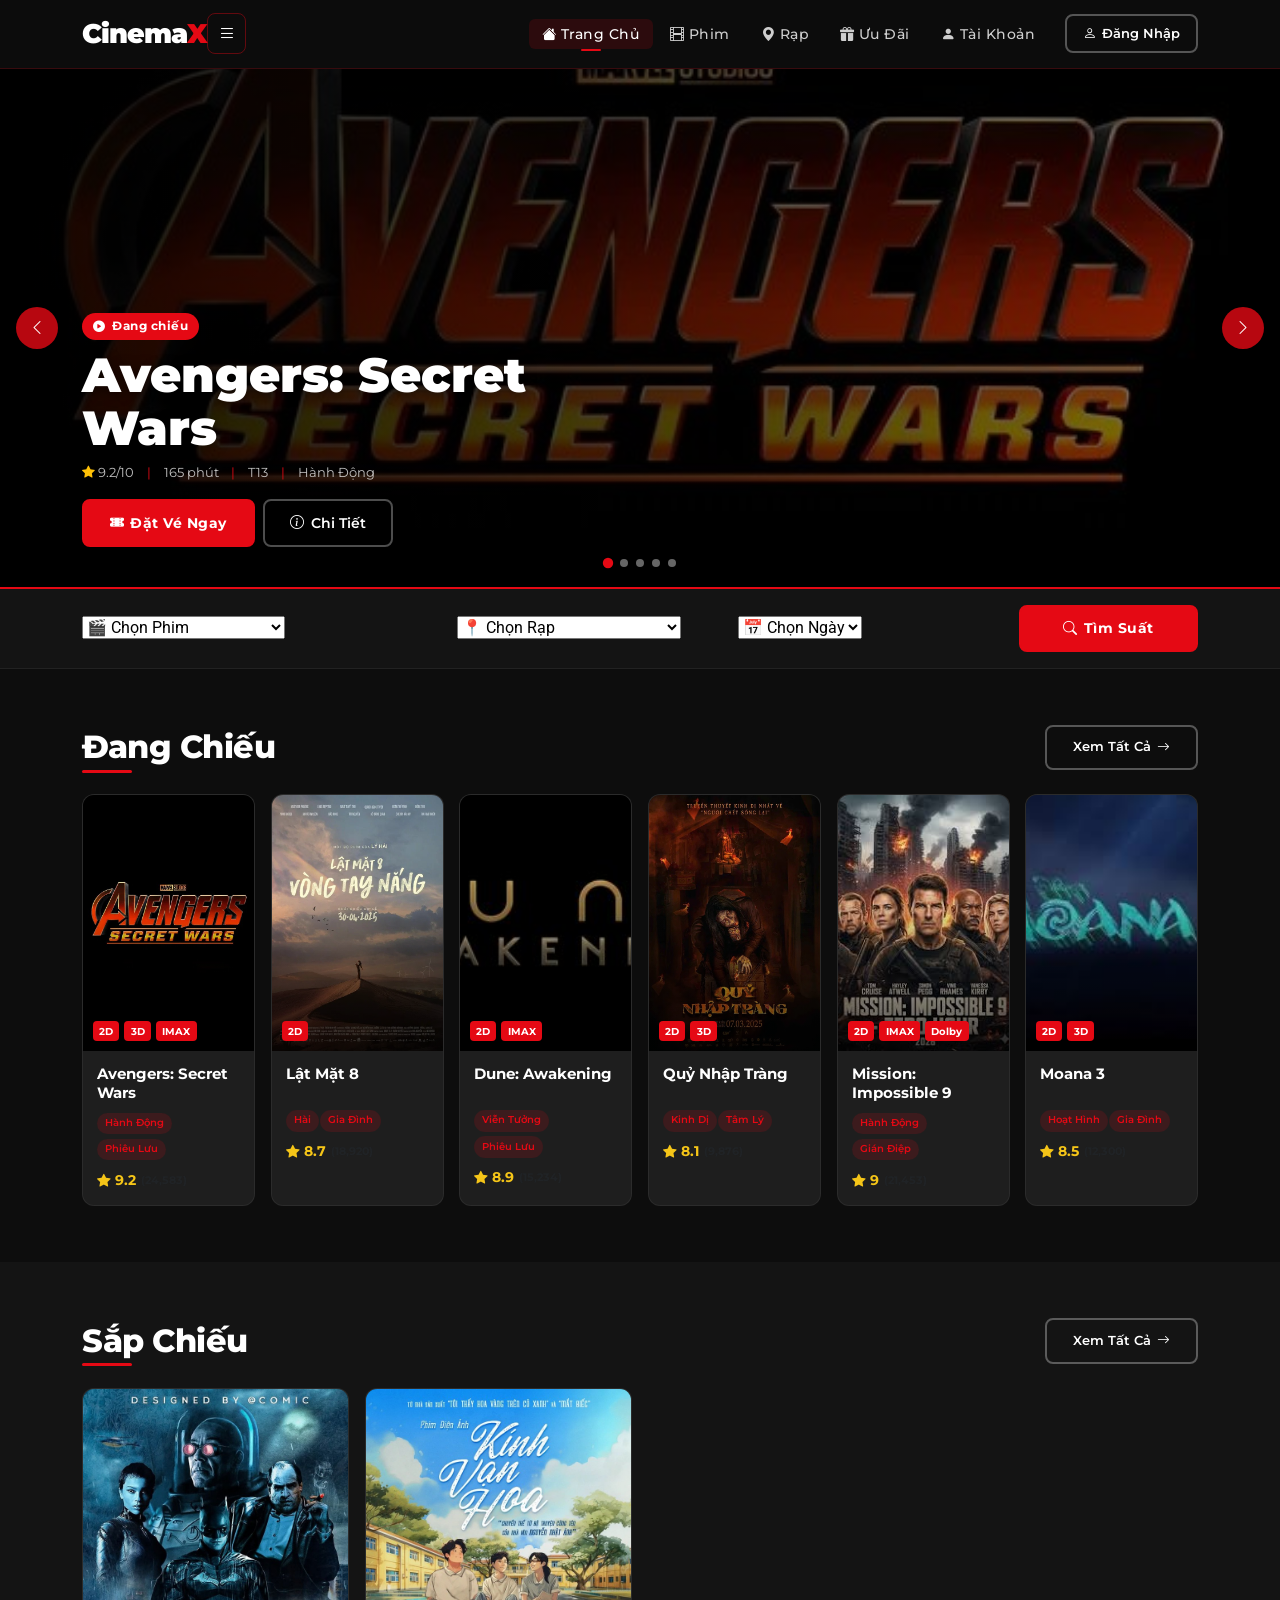
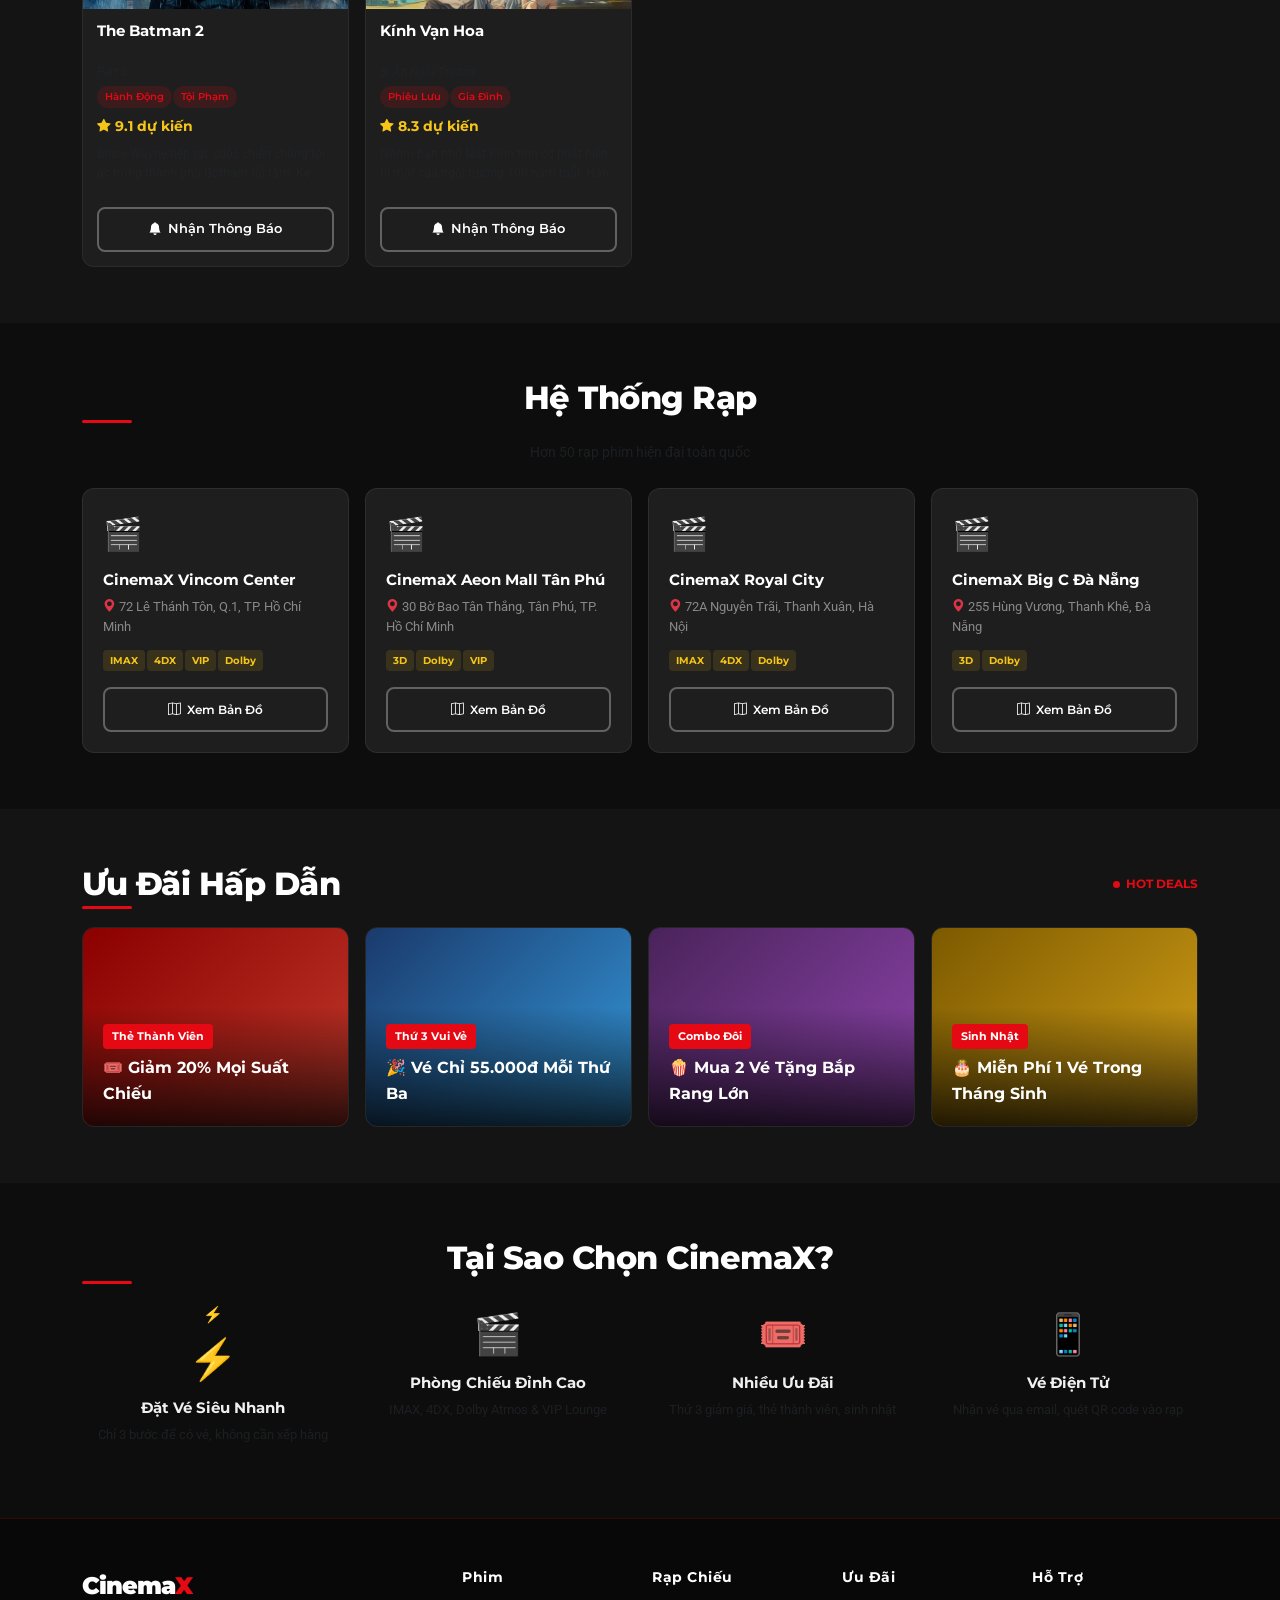
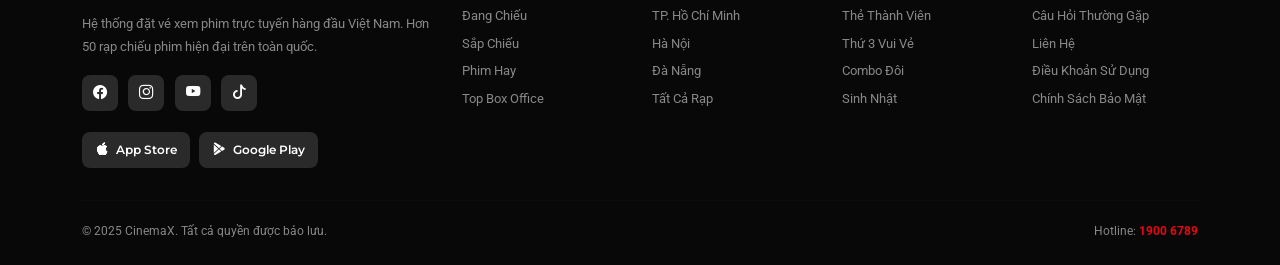
<file: index.html>
<!DOCTYPE html>
<html lang="vi">
<head>
  <meta charset="UTF-8">
  <meta name="viewport" content="width=device-width, initial-scale=1.0">
  <title>CinemaX – Đặt Vé Xem Phim Online</title>
  <meta name="description" content="Đặt vé xem phim online nhanh chóng, tiện lợi tại CinemaX. Hơn 100 rạp toàn quốc.">
  <!-- Bootstrap 5 -->
  <link href="https://cdn.jsdelivr.net/npm/bootstrap@5.3.2/dist/css/bootstrap.min.css" rel="stylesheet">
  <!-- Bootstrap Icons -->
  <link href="https://cdn.jsdelivr.net/npm/bootstrap-icons@1.11.3/font/bootstrap-icons.min.css" rel="stylesheet">
  <!-- Custom CSS -->
  <link rel="stylesheet" href="css/style.css">
</head>
<body>

<!-- ═══════════════════════ NAVBAR ═══════════════════════ -->
<nav class="navbar navbar-cinemex navbar-expand-lg">
  <div class="container">
    <a class="navbar-brand-cx" href="index.html">Cinema<span>X</span></a>
    <button class="navbar-toggler-cx" type="button" data-bs-toggle="collapse" data-bs-target="#navMenu">
      <i class="bi bi-list"></i>
    </button>
    <div class="collapse navbar-collapse" id="navMenu">
      <ul class="navbar-nav ms-auto mb-2 mb-lg-0 align-items-lg-center gap-1">
        <li class="nav-item"><a class="nav-link-cx active" href="index.html"><i class="bi bi-house-fill me-1"></i>Trang Chủ</a></li>
        <li class="nav-item"><a class="nav-link-cx" href="movies.html"><i class="bi bi-film me-1"></i>Phim</a></li>
        <li class="nav-item"><a class="nav-link-cx" href="#cinemasSection"><i class="bi bi-geo-alt-fill me-1"></i>Rạp</a></li>
        <li class="nav-item"><a class="nav-link-cx" href="#promosSection"><i class="bi bi-gift-fill me-1"></i>Ưu Đãi</a></li>
        <li class="nav-item"><a class="nav-link-cx" href="account.html"><i class="bi bi-person-fill me-1"></i>Tài Khoản</a></li>
      </ul>
      <div class="ms-lg-3 d-flex align-items-center gap-2 mt-2 mt-lg-0" id="navAuthWrap">
        <!-- Rendered by navbar.js -->
        <a href="account.html" class="btn-cx-outline" style="padding:.45rem 1rem;font-size:.82rem;text-decoration:none">
          <i class="bi bi-person"></i>Đăng Nhập
        </a>
      </div>
    </div>
  </div>
</nav>

<!-- ═══════════════════════ HERO SLIDER ═══════════════════════ -->
<section class="hero-slider" id="heroSlider">
  <div id="heroTrack"></div>
  <button class="slider-arrow slider-prev" id="heroPrev"><i class="bi bi-chevron-left"></i></button>
  <button class="slider-arrow slider-next" id="heroNext"><i class="bi bi-chevron-right"></i></button>
  <div class="slider-dots" id="heroDots"></div>
</section>

<!-- ═══════════════════════ QUICK SEARCH ═══════════════════════ -->
<section class="py-3" style="background:var(--dark2);border-bottom:1px solid rgba(255,255,255,.06)">
  <div class="container">
    <div class="row g-2 align-items-center">
      <div class="col-md-4">
        <select class="input-cx" id="qs_movie" style="cursor:pointer">
          <option value="">🎬 Chọn Phim</option>
        </select>
      </div>
      <div class="col-md-3">
        <select class="input-cx" id="qs_cinema" style="cursor:pointer">
          <option value="">📍 Chọn Rạp</option>
        </select>
      </div>
      <div class="col-md-3">
        <select class="input-cx" id="qs_date" style="cursor:pointer">
          <option value="">📅 Chọn Ngày</option>
        </select>
      </div>
      <div class="col-md-2">
        <button class="btn-cx-primary w-100 justify-content-center" onclick="quickSearch()">
          <i class="bi bi-search"></i>Tìm Suất
        </button>
      </div>
    </div>
  </div>
</section>

<!-- ═══════════════════════ NOW SHOWING ═══════════════════════ -->
<section class="section-cx">
  <div class="container">
    <div class="d-flex justify-content-between align-items-center mb-4 flex-wrap gap-2">
      <h2 class="section-title mb-0">Đang Chiếu</h2>
      <a href="movies.html" class="btn-cx-outline" style="font-size:.8rem">Xem Tất Cả <i class="bi bi-arrow-right"></i></a>
    </div>
    <div class="row g-3 row-cols-stretch" id="nowShowingGrid" style="position:relative;isolation:isolate">
      <!-- Rendered by JS -->
    </div>
  </div>
</section>

<!-- ═══════════════════════ COMING SOON ═══════════════════════ -->
<section class="section-cx section-dark">
  <div class="container">
    <div class="d-flex justify-content-between align-items-center mb-4 flex-wrap gap-2">
      <h2 class="section-title mb-0">Sắp Chiếu</h2>
      <a href="movies.html#coming" class="btn-cx-outline" style="font-size:.8rem">Xem Tất Cả <i class="bi bi-arrow-right"></i></a>
    </div>
    <div class="row g-3" id="comingSoonGrid" style="position:relative;isolation:isolate"></div>
  </div>
</section>

<!-- ═══════════════════════ CINEMAS ═══════════════════════ -->
<section class="section-cx" id="cinemasSection">
  <div class="container">
    <div class="text-center mb-4">
      <h2 class="section-title d-block mx-auto" style="display:block!important">Hệ Thống Rạp</h2>
      <p class="text-muted" style="font-size:.9rem">Hơn 50 rạp phim hiện đại toàn quốc</p>
    </div>
    <div class="row g-3" id="cinemasGrid"></div>
  </div>
</section>

<!-- ═══════════════════════ PROMOTIONS ═══════════════════════ -->
<section class="section-cx section-dark" id="promosSection">
  <div class="container">
    <div class="d-flex justify-content-between align-items-center mb-4 flex-wrap gap-2">
      <h2 class="section-title mb-0">Ưu Đãi Hấp Dẫn</h2>
      <span class="badge-live">HOT DEALS</span>
    </div>
    <div class="row g-3" id="promosGrid"></div>
  </div>
</section>

<!-- ═══════════════════════ WHY CINEMEX ═══════════════════════ -->
<section class="section-cx">
  <div class="container">
    <div class="text-center mb-4">
      <h2 class="section-title d-block mx-auto" style="display:block!important">Tại Sao Chọn CinemaX?</h2>
    </div>
    <div class="row g-4 text-center">
      <div class="col-6 col-md-3">
        <div style="font-size:2.5rem mb-2">⚡</div>
        <div style="font-family:var(--font-main);font-size:2.5rem;margin-bottom:.5rem">⚡</div>
        <h5 style="font-family:var(--font-main);font-weight:700;font-size:.95rem">Đặt Vé Siêu Nhanh</h5>
        <p class="text-muted" style="font-size:.8rem">Chỉ 3 bước để có vé, không cần xếp hàng</p>
      </div>
      <div class="col-6 col-md-3">
        <div style="font-family:var(--font-main);font-size:2.5rem;margin-bottom:.5rem">🎬</div>
        <h5 style="font-family:var(--font-main);font-weight:700;font-size:.95rem">Phòng Chiếu Đỉnh Cao</h5>
        <p class="text-muted" style="font-size:.8rem">IMAX, 4DX, Dolby Atmos & VIP Lounge</p>
      </div>
      <div class="col-6 col-md-3">
        <div style="font-family:var(--font-main);font-size:2.5rem;margin-bottom:.5rem">🎟️</div>
        <h5 style="font-family:var(--font-main);font-weight:700;font-size:.95rem">Nhiều Ưu Đãi</h5>
        <p class="text-muted" style="font-size:.8rem">Thứ 3 giảm giá, thẻ thành viên, sinh nhật</p>
      </div>
      <div class="col-6 col-md-3">
        <div style="font-family:var(--font-main);font-size:2.5rem;margin-bottom:.5rem">📱</div>
        <h5 style="font-family:var(--font-main);font-weight:700;font-size:.95rem">Vé Điện Tử</h5>
        <p class="text-muted" style="font-size:.8rem">Nhận vé qua email, quét QR code vào rạp</p>
      </div>
    </div>
  </div>
</section>

<!-- ═══════════════════════ FOOTER ═══════════════════════ -->
<footer class="footer-cx">
  <div class="container">
    <div class="row g-4">
      <div class="col-lg-4 col-md-6">
        <div class="footer-brand">Cinema<span>X</span></div>
        <p class="footer-desc">Hệ thống đặt vé xem phim trực tuyến hàng đầu Việt Nam. Hơn 50 rạp chiếu phim hiện đại trên toàn quốc.</p>
        <div class="mt-3">
          <a href="#" class="social-icon"><i class="bi bi-facebook"></i></a>
          <a href="#" class="social-icon"><i class="bi bi-instagram"></i></a>
          <a href="#" class="social-icon"><i class="bi bi-youtube"></i></a>
          <a href="#" class="social-icon"><i class="bi bi-tiktok"></i></a>
        </div>
        <div class="mt-3">
          <a href="#" class="app-badge"><i class="bi bi-apple"></i>App Store</a>
          <a href="#" class="app-badge"><i class="bi bi-google-play"></i>Google Play</a>
        </div>
      </div>
      <div class="col-6 col-lg-2 col-md-3">
        <div class="footer-title">Phim</div>
        <a href="movies.html" class="footer-link">Đang Chiếu</a>
        <a href="movies.html" class="footer-link">Sắp Chiếu</a>
        <a href="movies.html" class="footer-link">Phim Hay</a>
        <a href="#" class="footer-link">Top Box Office</a>
      </div>
      <div class="col-6 col-lg-2 col-md-3">
        <div class="footer-title">Rạp Chiếu</div>
        <a href="#cinemasSection" class="footer-link">TP. Hồ Chí Minh</a>
        <a href="#cinemasSection" class="footer-link">Hà Nội</a>
        <a href="#cinemasSection" class="footer-link">Đà Nẵng</a>
        <a href="#cinemasSection" class="footer-link">Tất Cả Rạp</a>
      </div>
      <div class="col-6 col-lg-2 col-md-3">
        <div class="footer-title">Ưu Đãi</div>
        <a href="#promosSection" class="footer-link">Thẻ Thành Viên</a>
        <a href="#promosSection" class="footer-link">Thứ 3 Vui Vẻ</a>
        <a href="#promosSection" class="footer-link">Combo Đôi</a>
        <a href="#promosSection" class="footer-link">Sinh Nhật</a>
      </div>
      <div class="col-6 col-lg-2 col-md-3">
        <div class="footer-title">Hỗ Trợ</div>
        <a href="#" class="footer-link">Câu Hỏi Thường Gặp</a>
        <a href="#" class="footer-link">Liên Hệ</a>
        <a href="#" class="footer-link">Điều Khoản Sử Dụng</a>
        <a href="#" class="footer-link">Chính Sách Bảo Mật</a>
      </div>
    </div>
    <hr class="footer-divider">
    <div class="d-flex flex-wrap justify-content-between align-items-center gap-2 footer-bottom">
      <span>© 2025 CinemaX. Tất cả quyền được bảo lưu.</span>
      <span>Hotline: <strong style="color:var(--red)">1900 6789</strong></span>
    </div>
  </div>
</footer>

<!-- Scroll to top -->
<button class="scroll-top-btn" id="scrollTopBtn"><i class="bi bi-chevron-up"></i></button>

<!-- Bootstrap JS -->
<script src="https://cdn.jsdelivr.net/npm/bootstrap@5.3.2/dist/js/bootstrap.bundle.min.js"></script>
<!-- App JS -->
<script src="js/navbar.js"></script>
<script src="js/data.js"></script>
<script src="js/main.js"></script>
<script>
  // Quick search dropdowns
  document.addEventListener("DOMContentLoaded", () => {
    const qsMovie  = document.getElementById("qs_movie");
    const qsCinema = document.getElementById("qs_cinema");
    const qsDate   = document.getElementById("qs_date");

    MOVIES.filter(m=>m.status==="showing").forEach(m => {
      qsMovie.innerHTML += `<option value="${m.id}">${m.emoji} ${m.title}</option>`;
    });
    CINEMAS.forEach(c => {
      qsCinema.innerHTML += `<option value="${c.id}">${c.name}</option>`;
    });
    getNextDays(7).forEach(d => {
      qsDate.innerHTML += `<option>${formatDateLabel(d)}</option>`;
    });
  });

  function quickSearch() {
    const movieId = document.getElementById("qs_movie").value;
    if (movieId) {
      location.href = `booking.html?id=${movieId}`;
    } else {
      location.href = "movies.html";
    }
  }
</script>
</body>
</html>
</file>
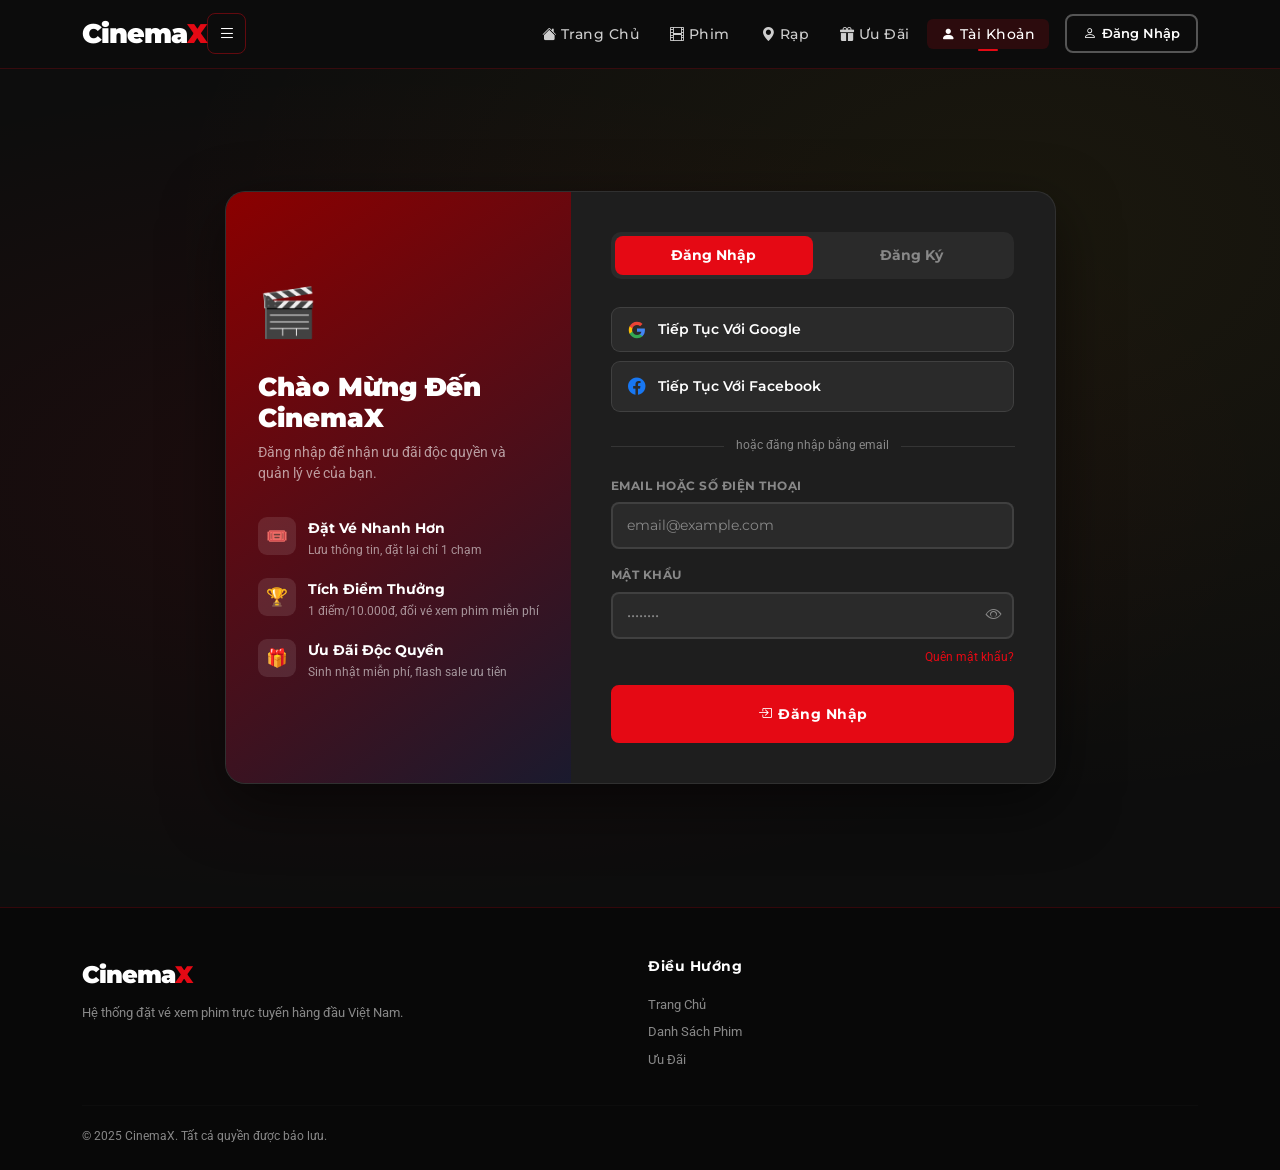
<file: account.html>
<!DOCTYPE html>
<html lang="vi">
<head>
  <meta charset="UTF-8">
  <meta name="viewport" content="width=device-width, initial-scale=1.0">
  <title>Tài Khoản – CinemaX</title>
  <link href="https://cdn.jsdelivr.net/npm/bootstrap@5.3.2/dist/css/bootstrap.min.css" rel="stylesheet">
  <link href="https://cdn.jsdelivr.net/npm/bootstrap-icons@1.11.3/font/bootstrap-icons.min.css" rel="stylesheet">
  <link rel="stylesheet" href="css/style.css">
  <link rel="stylesheet" href="css/components.css">
  <style>
    .auth-wrap {
      min-height: calc(100vh - 62px);
      display: flex; align-items: center;
      background: radial-gradient(ellipse at 30% 50%, rgba(229,9,20,.08) 0%, transparent 70%),
                  radial-gradient(ellipse at 80% 20%, rgba(245,197,24,.06) 0%, transparent 60%),
                  var(--dark);
      padding: 3rem 0;
    }
    .auth-card {
      background: var(--dark3);
      border-radius: var(--radius-lg);
      border: 1px solid rgba(255,255,255,.08);
      overflow: hidden;
      box-shadow: 0 20px 60px rgba(0,0,0,.5);
    }
    .auth-left {
      background: linear-gradient(145deg,#8B0000,#1a1a2e);
      padding: 3rem 2rem;
      display: flex; flex-direction: column; justify-content: center;
      min-height: 420px;
    }
    .auth-right { padding: 2.5rem; }
    .auth-tabs {
      display: flex; gap: 0;
      background: var(--dark4); border-radius: 10px; padding: 4px;
      margin-bottom: 1.75rem;
    }
    .auth-tab {
      flex: 1; padding: .55rem;
      text-align: center; border-radius: 8px;
      font-family: var(--font-main); font-size: .85rem; font-weight: 700;
      color: var(--muted); cursor: pointer; transition: all .2s; border: none;
      background: transparent;
    }
    .auth-tab.active { background: var(--red); color: var(--white); }
    .social-login {
      display: flex; flex-direction: column; gap: .6rem; margin-bottom: 1.5rem;
    }
    .social-btn {
      display: flex; align-items: center; gap: .75rem;
      background: var(--dark4); border: 1px solid rgba(255,255,255,.1);
      border-radius: 9px; padding: .65rem 1rem;
      color: var(--white); font-family: var(--font-main); font-size: .85rem; font-weight: 600;
      cursor: pointer; transition: all .2s;
    }
    .social-btn:hover { border-color: rgba(255,255,255,.25); background: var(--dark3); }
    .divider-text {
      display: flex; align-items: center; gap: .75rem;
      font-size: .75rem; color: var(--muted); margin: 1.25rem 0;
    }
    .divider-text::before, .divider-text::after {
      content: ''; flex: 1; height: 1px; background: rgba(255,255,255,.1);
    }
    .benefit-item {
      display: flex; align-items: flex-start; gap: .75rem;
      margin-bottom: 1.1rem;
    }
    .benefit-icon {
      width: 38px; height: 38px; border-radius: 9px;
      background: rgba(255,255,255,.1);
      display: flex; align-items: center; justify-content: center;
      font-size: 1.1rem; flex-shrink: 0;
    }
    .benefit-title { font-family: var(--font-main); font-size: .88rem; font-weight: 700; color: var(--white); }
    .benefit-desc  { font-size: .75rem; color: rgba(255,255,255,.55); margin-top: .1rem; }
    .tab-content-auth { display: none; }
    .tab-content-auth.active { display: block; }
    .strength-bar { height: 4px; border-radius: 2px; margin-top: .35rem; overflow: hidden; background: var(--dark4); }
    .strength-fill { height: 100%; border-radius: 2px; transition: width .3s, background .3s; }
    .profile-avatar {
      width: 80px; height: 80px; border-radius: 50%;
      background: var(--red); display: flex; align-items: center; justify-content: center;
      font-size: 2rem; font-weight: 900; font-family: var(--font-main); color: var(--white);
      border: 3px solid rgba(229,9,20,.4); margin: 0 auto 1rem;
    }
    .booking-history-item {
      background: var(--dark4); border-radius: var(--radius);
      padding: .85rem 1rem; margin-bottom: .6rem;
      border: 1px solid rgba(255,255,255,.06);
      display: flex; align-items: center; gap: .85rem;
    }
    .history-poster {
      width: 42px; height: 58px; border-radius: 6px;
      display: flex; align-items: center; justify-content: center;
      font-size: 1.4rem; flex-shrink: 0;
    }
    .history-movie { font-family: var(--font-main); font-size: .88rem; font-weight: 700; color: var(--white); }
    .history-meta  { font-size: .75rem; color: var(--muted); margin-top: .2rem; }
    .history-code  { font-family: 'Courier New',monospace; font-size: .75rem; color: var(--gold); }
    .status-badge-paid {
      background: rgba(39,174,96,.15); color: #27ae60;
      font-size: .65rem; font-family: var(--font-main); font-weight: 700;
      padding: .15rem .45rem; border-radius: 4px; white-space: nowrap;
    }
    .points-ring {
      width: 100px; height: 100px; border-radius: 50%;
      background: conic-gradient(var(--gold) 0% 35%, var(--dark4) 35% 100%);
      display: flex; align-items: center; justify-content: center;
      margin: 0 auto;
      position: relative;
    }
    .points-ring::after {
      content: ''; position: absolute;
      width: 78px; height: 78px; border-radius: 50%;
      background: var(--dark3);
    }
    .points-inner {
      position: relative; z-index: 1; text-align: center;
    }
    .points-num { font-family: var(--font-main); font-size: 1.4rem; font-weight: 900; color: var(--gold); line-height: 1; }
    .points-label { font-size: .6rem; color: var(--muted); font-family: var(--font-main); font-weight: 600; }
  </style>
</head>
<body data-page="account">

<!-- NAVBAR -->
<nav class="navbar navbar-cinemex navbar-expand-lg">
  <div class="container">
    <a class="navbar-brand-cx" href="index.html">Cinema<span>X</span></a>
    <button class="navbar-toggler-cx" type="button" data-bs-toggle="collapse" data-bs-target="#navMenu">
      <i class="bi bi-list"></i>
    </button>
    <div class="collapse navbar-collapse" id="navMenu">
      <ul class="navbar-nav ms-auto mb-2 mb-lg-0 align-items-lg-center gap-1">
        <li class="nav-item"><a class="nav-link-cx" href="index.html"><i class="bi bi-house-fill me-1"></i>Trang Chủ</a></li>
        <li class="nav-item"><a class="nav-link-cx" href="movies.html"><i class="bi bi-film me-1"></i>Phim</a></li>
        <li class="nav-item"><a class="nav-link-cx" href="index.html#cinemasSection"><i class="bi bi-geo-alt-fill me-1"></i>Rạp</a></li>
        <li class="nav-item"><a class="nav-link-cx" href="promotions.html"><i class="bi bi-gift-fill me-1"></i>Ưu Đãi</a></li>
        <li class="nav-item"><a class="nav-link-cx active" href="account.html"><i class="bi bi-person-fill me-1"></i>Tài Khoản</a></li>
      </ul>
      <div class="ms-lg-3 d-flex align-items-center gap-2 mt-2 mt-lg-0" id="navAuthWrap">
        <!-- Rendered by navbar.js -->
        <a href="account.html" class="btn-cx-outline" style="padding:.45rem 1rem;font-size:.82rem;text-decoration:none">
          <i class="bi bi-person"></i>Đăng Nhập
        </a>
      </div>
    </div>
  </div>
</nav>

<!-- AUTH WRAP -->
<div class="auth-wrap" id="authSection">
  <div class="container">
    <div class="row justify-content-center">
      <div class="col-xl-9 col-lg-10">
        <div class="auth-card">
          <div class="row g-0">
            <!-- Left: Branding -->
            <div class="col-lg-5 auth-left d-none d-lg-flex">
              <div>
                <div style="font-size:3rem;margin-bottom:1.25rem">🎬</div>
                <h2 style="font-family:var(--font-main);font-size:1.6rem;font-weight:900;color:var(--white);margin-bottom:.5rem">
                  Chào Mừng Đến CinemaX
                </h2>
                <p style="color:rgba(255,255,255,.6);font-size:.85rem;margin-bottom:2rem">
                  Đăng nhập để nhận ưu đãi độc quyền và quản lý vé của bạn.
                </p>
                <div class="benefit-item">
                  <div class="benefit-icon">🎟️</div>
                  <div>
                    <div class="benefit-title">Đặt Vé Nhanh Hơn</div>
                    <div class="benefit-desc">Lưu thông tin, đặt lại chỉ 1 chạm</div>
                  </div>
                </div>
                <div class="benefit-item">
                  <div class="benefit-icon">🏆</div>
                  <div>
                    <div class="benefit-title">Tích Điểm Thưởng</div>
                    <div class="benefit-desc">1 điểm/10.000đ, đổi vé xem phim miễn phí</div>
                  </div>
                </div>
                <div class="benefit-item">
                  <div class="benefit-icon">🎁</div>
                  <div>
                    <div class="benefit-title">Ưu Đãi Độc Quyền</div>
                    <div class="benefit-desc">Sinh nhật miễn phí, flash sale ưu tiên</div>
                  </div>
                </div>
              </div>
            </div>
            <!-- Right: Form -->
            <div class="col-lg-7">
              <div class="auth-right">
                <!-- Tabs -->
                <div class="auth-tabs">
                  <button class="auth-tab active" onclick="switchTab('login',this)">Đăng Nhập</button>
                  <button class="auth-tab" onclick="switchTab('register',this)">Đăng Ký</button>
                </div>

                <!-- LOGIN -->
                <div class="tab-content-auth active" id="tabLogin">
                  <div class="social-login">
                    <button class="social-btn" onclick="showToast('🔄 Đăng nhập Google...','info')">
                      <svg width="18" height="18" viewBox="0 0 24 24"><path fill="#4285F4" d="M22.56 12.25c0-.78-.07-1.53-.2-2.25H12v4.26h5.92c-.26 1.37-1.04 2.53-2.21 3.31v2.77h3.57c2.08-1.92 3.28-4.74 3.28-8.09z"/><path fill="#34A853" d="M12 23c2.97 0 5.46-.98 7.28-2.66l-3.57-2.77c-.98.66-2.23 1.06-3.71 1.06-2.86 0-5.29-1.93-6.16-4.53H2.18v2.84C3.99 20.53 7.7 23 12 23z"/><path fill="#FBBC05" d="M5.84 14.09c-.22-.66-.35-1.36-.35-2.09s.13-1.43.35-2.09V7.07H2.18C1.43 8.55 1 10.22 1 12s.43 3.45 1.18 4.93l2.85-2.22.81-.62z"/><path fill="#EA4335" d="M12 5.38c1.62 0 3.06.56 4.21 1.64l3.15-3.15C17.45 2.09 14.97 1 12 1 7.7 1 3.99 3.47 2.18 7.07l3.66 2.84c.87-2.6 3.3-4.53 6.16-4.53z"/></svg>
                      Tiếp Tục Với Google
                    </button>
                    <button class="social-btn" onclick="showToast('🔄 Đăng nhập Facebook...','info')">
                      <i class="bi bi-facebook" style="color:#1877f2;font-size:1.1rem"></i>
                      Tiếp Tục Với Facebook
                    </button>
                  </div>
                  <div class="divider-text">hoặc đăng nhập bằng email</div>
                  <div class="form-cx">
                    <div class="mb-3">
                      <label>EMAIL HOẶC SỐ ĐIỆN THOẠI</label>
                      <input type="text" class="input-cx" id="loginEmail" placeholder="email@example.com">
                    </div>
                    <div class="mb-1">
                      <label>MẬT KHẨU</label>
                      <div style="position:relative">
                        <input type="password" class="input-cx" id="loginPass" placeholder="••••••••" style="padding-right:2.8rem">
                        <button style="position:absolute;right:.8rem;top:50%;transform:translateY(-50%);background:none;border:none;color:var(--muted);cursor:pointer" onclick="togglePwd('loginPass',this)"><i class="bi bi-eye"></i></button>
                      </div>
                    </div>
                    <div class="text-end mb-3">
                      <a href="#" style="font-size:.78rem;color:var(--red)" onclick="showToast('📧 Đã gửi email đặt lại mật khẩu','info')">Quên mật khẩu?</a>
                    </div>
                    <button class="btn-cx-primary w-100 justify-content-center py-3" onclick="doLogin()">
                      <i class="bi bi-box-arrow-in-right"></i>Đăng Nhập
                    </button>
                  </div>
                </div>

                <!-- REGISTER -->
                <div class="tab-content-auth" id="tabRegister">
                  <div class="form-cx">
                    <div class="row g-3 mb-3">
                      <div class="col-6">
                        <label>HỌ</label>
                        <input type="text" class="input-cx" id="regLast" placeholder="Nguyễn">
                      </div>
                      <div class="col-6">
                        <label>TÊN</label>
                        <input type="text" class="input-cx" id="regFirst" placeholder="Văn A">
                      </div>
                    </div>
                    <div class="mb-3">
                      <label>EMAIL</label>
                      <input type="email" class="input-cx" id="regEmail" placeholder="email@example.com">
                    </div>
                    <div class="mb-3">
                      <label>SỐ ĐIỆN THOẠI</label>
                      <input type="tel" class="input-cx" id="regPhone" placeholder="0901 234 567">
                    </div>
                    <div class="mb-3">
                      <label>NGÀY SINH</label>
                      <input type="date" class="input-cx" id="regDob">
                    </div>
                    <div class="mb-1">
                      <label>MẬT KHẨU</label>
                      <div style="position:relative">
                        <input type="password" class="input-cx" id="regPass" placeholder="Tối thiểu 8 ký tự" oninput="checkStrength(this.value)" style="padding-right:2.8rem">
                        <button style="position:absolute;right:.8rem;top:50%;transform:translateY(-50%);background:none;border:none;color:var(--muted);cursor:pointer" onclick="togglePwd('regPass',this)"><i class="bi bi-eye"></i></button>
                      </div>
                      <div class="strength-bar"><div class="strength-fill" id="strengthBar" style="width:0%;background:var(--red)"></div></div>
                      <div style="font-size:.7rem;color:var(--muted);margin-top:.2rem" id="strengthText">Nhập mật khẩu để kiểm tra độ mạnh</div>
                    </div>
                      <div class="mb-3 mt-2">
                      <div class="form-check">
                        <input class="form-check-input" type="checkbox" id="agreeReg">
                        <label class="form-check-label" for="agreeReg" style="font-size:.78rem;color:var(--muted)">
                          Tôi đồng ý với <a href="#" style="color:var(--red)">Điều Khoản</a> và <a href="#" style="color:var(--red)">Chính Sách Bảo Mật</a>
                        </label>
                      </div>
                    </div>
                    <button class="btn-cx-primary w-100 justify-content-center py-3" onclick="doRegister()">
                      <i class="bi bi-person-plus-fill"></i>Tạo Tài Khoản
                    </button>
                  </div>
                </div>

              </div>
            </div>
          </div>
        </div>
      </div>
    </div>
  </div>
</div>

<!-- PROFILE (hidden until logged in) -->
<div id="profileSection" style="display:none">
  <div class="container py-5">
    <div class="row g-4">
      <!-- Left: Profile card -->
      <!-- ── Profile sidebar ── -->
      <div class="col-lg-4">
        <div class="booking-sidebar text-center mb-4">
          <!-- Avatar -->
          <div class="profile-avatar" id="avatarInitials">A</div>
          <div style="font-family:var(--font-main);font-size:1.1rem;font-weight:800;color:var(--white);margin-bottom:.2rem" id="profileName">Nguyễn Văn A</div>
          <div class="text-muted" style="font-size:.82rem" id="profileEmail">user@example.com</div>
          <div class="mt-2 mb-2">
            <span class="facility-tag" style="font-size:.75rem" id="memberTier">🥈 Thành Viên Bạc</span>
          </div>

          <hr class="sidebar-divider">

          <!-- Points ring (dynamic) -->
          <div class="points-ring mb-2">
            <div class="points-inner">
              <div class="points-num" id="profilePoints">0</div>
              <div class="points-label">ĐIỂM</div>
            </div>
          </div>
          <div class="text-muted" style="font-size:.73rem;margin-bottom:.4rem" id="pointsToNext">Cần thêm 500 điểm lên hạng Vàng</div>
          <div style="background:var(--dark4);border-radius:4px;height:6px;margin:.4rem 0 .75rem;overflow:hidden">
            <div id="pointsBar" style="height:100%;width:0%;background:var(--gold);border-radius:4px;transition:width .8s ease"></div>
          </div>

          <!-- Stats row -->
          <div class="d-flex justify-content-around mb-3" style="background:var(--dark4);border-radius:10px;padding:.65rem .5rem">
            <div>
              <div style="font-family:var(--font-main);font-size:1.1rem;font-weight:800;color:var(--white)" id="statTickets">0</div>
              <div class="text-muted" style="font-size:.65rem;font-family:var(--font-main);font-weight:600">VÉ ĐÃ MUA</div>
            </div>
            <div style="width:1px;background:rgba(255,255,255,.1)"></div>
            <div>
              <div style="font-family:var(--font-main);font-size:1.1rem;font-weight:800;color:var(--gold)" id="statSpend">0đ</div>
              <div class="text-muted" style="font-size:.65rem;font-family:var(--font-main);font-weight:600">ĐÃ CHI</div>
            </div>
            <div style="width:1px;background:rgba(255,255,255,.1)"></div>
            <div>
              <div style="font-family:var(--font-main);font-size:1.1rem;font-weight:800;color:#27ae60" id="statActive">0</div>
              <div class="text-muted" style="font-size:.65rem;font-family:var(--font-main);font-weight:600">CÒN HIỆU LỰC</div>
            </div>
          </div>

          <hr class="sidebar-divider">

          <!-- Edit profile form (collapsed) -->
          <div id="editProfileWrap" style="display:none;text-align:left;margin-bottom:1rem">
            <div class="selector-label mb-2">✏️ Chỉnh Sửa Hồ Sơ</div>
            <div class="form-cx mb-2">
              <label>HỌ VÀ TÊN</label>
              <input type="text" class="input-cx" id="editName" placeholder="Nguyễn Văn A">
            </div>
            <div class="form-cx mb-2">
              <label>SỐ ĐIỆN THOẠI</label>
              <input type="tel" class="input-cx" id="editPhone" placeholder="0901 234 567">
            </div>
            <div class="d-flex gap-2">
              <button class="btn-cx-primary flex-grow-1 justify-content-center" style="font-size:.8rem" onclick="saveProfile()">
                <i class="bi bi-check-circle-fill"></i>Lưu
              </button>
              <button class="btn-cx-outline justify-content-center" style="font-size:.8rem;padding:.5rem .9rem" onclick="toggleEditProfile()">
                Huỷ
              </button>
            </div>
          </div>

          <div class="d-flex flex-column gap-2">
            <button class="btn-cx-outline w-100 justify-content-center" onclick="toggleEditProfile()">
              <i class="bi bi-pencil-fill"></i>Chỉnh Sửa Hồ Sơ
            </button>
            <button class="btn-cx-outline w-100 justify-content-center" onclick="doLogout()"
              style="border-color:rgba(229,9,20,.35);color:var(--red)">
              <i class="bi bi-box-arrow-right"></i>Đăng Xuất
            </button>
          </div>
        </div>
      </div>

      <!-- ── History panel ── -->
      <div class="col-lg-8">
        <!-- Filter tabs -->
        <div class="d-flex justify-content-between align-items-center mb-3 flex-wrap gap-2">
          <h2 class="section-title mb-0">📋 Lịch Sử Đặt Vé</h2>
          <div class="d-flex gap-2 flex-wrap">
            <button class="filter-btn active" data-status="all" onclick="filterHistory('all',this)">Tất Cả</button>
            <button class="filter-btn" data-status="Đã Thanh Toán" onclick="filterHistory('Đã Thanh Toán',this)">Đã Thanh Toán</button>
            <button class="filter-btn" data-status="Đã Sử Dụng" onclick="filterHistory('Đã Sử Dụng',this)">Đã Sử Dụng</button>
            <button class="filter-btn" data-status="Đã Huỷ" onclick="filterHistory('Đã Huỷ',this)">Đã Huỷ</button>
          </div>
        </div>
        <div id="historyList"></div>
      </div>
    </div>
  </div>
</div>

<!-- FOOTER -->
<footer class="footer-cx">
  <div class="container">
    <div class="row g-3">
      <div class="col-md-6">
        <div class="footer-brand">Cinema<span>X</span></div>
        <p class="footer-desc">Hệ thống đặt vé xem phim trực tuyến hàng đầu Việt Nam.</p>
      </div>
      <div class="col-md-3">
        <div class="footer-title">Điều Hướng</div>
        <a href="index.html" class="footer-link">Trang Chủ</a>
        <a href="movies.html" class="footer-link">Danh Sách Phim</a>
        <a href="promotions.html" class="footer-link">Ưu Đãi</a>
      </div>
    </div>
    <hr class="footer-divider">
    <div class="footer-bottom">© 2025 CinemaX. Tất cả quyền được bảo lưu.</div>
  </div>
</footer>

<button class="scroll-top-btn" id="scrollTopBtn"><i class="bi bi-chevron-up"></i></button>

<script src="https://cdn.jsdelivr.net/npm/bootstrap@5.3.2/dist/js/bootstrap.bundle.min.js"></script>
<script src="js/navbar.js"></script>
<script src="js/data.js"></script>
<script src="js/main.js"></script>
<script>
const FAKE_USER_KEY = 'cx_user';

// ── Auto-login check ──────────────────────────────────────
document.addEventListener('DOMContentLoaded', () => {
  const user = getCurrentUser();
  if (user) {
    // Đã đăng nhập: hiện profile ngay, ẩn form
    showProfile(user);
  } else {
    // Chưa đăng nhập: đảm bảo form hiện
    const auth = document.getElementById('authSection');
    const prof = document.getElementById('profileSection');
    if (auth) auth.style.display = '';
    if (prof) prof.style.display = 'none';
  }
});

// ── Tab switch ────────────────────────────────────────────
function switchTab(tab, btn) {
  document.querySelectorAll('.auth-tab').forEach(b => b.classList.remove('active'));
  document.querySelectorAll('.tab-content-auth').forEach(t => t.classList.remove('active'));
  btn.classList.add('active');
  const id = 'tab' + tab.charAt(0).toUpperCase() + tab.slice(1);
  document.getElementById(id).classList.add('active');
}

// ── Login ────────────────────────────────────────────────
function doLogin() {
  const email = document.getElementById('loginEmail').value.trim();
  const pass  = document.getElementById('loginPass').value;
  if (!email || !pass) { showToast('⚠️ Vui lòng điền đầy đủ thông tin', 'default'); return; }
  const name = email.split('@')[0] || 'Khách';
  const user = { name, email };
  localStorage.setItem(FAKE_USER_KEY, JSON.stringify(user));
  showToast('✅ Đăng nhập thành công! Chào mừng ' + (user.name || '') + '!', 'success');
  // Cập nhật navbar ngay lập tức
  if (typeof renderLoggedIn === 'function') {
    const navWrap = document.getElementById('navAuthWrap');
    if (navWrap) renderLoggedIn(navWrap, user);
  }
  // Hiện profile ngay không delay
  showProfile(user);
}

// ── Register ─────────────────────────────────────────────
function doRegister() {
  const first = document.getElementById('regFirst').value.trim();
  const last  = document.getElementById('regLast').value.trim();
  const email = document.getElementById('regEmail').value.trim();
  const phone = document.getElementById('regPhone').value.trim();
  const dob   = document.getElementById('regDob').value;
  const pass  = document.getElementById('regPass').value;
  const agree = document.getElementById('agreeReg').checked;
  if (!first || !last || !email || !pass) { showToast('⚠️ Vui lòng điền đầy đủ thông tin', 'default'); return; }
  if (!agree) { showToast('⚠️ Vui lòng đồng ý điều khoản sử dụng', 'default'); return; }
  if (pass.length < 8) { showToast('⚠️ Mật khẩu phải có ít nhất 8 ký tự', 'default'); return; }
  const user = { name: last + ' ' + first, email, phone, dob };
  localStorage.setItem(FAKE_USER_KEY, JSON.stringify(user));
  showToast('🎉 Tạo tài khoản thành công! Chào mừng ' + first + '!', 'success');
  // Cập nhật navbar ngay lập tức
  if (typeof renderLoggedIn === 'function') {
    const navWrap2 = document.getElementById('navAuthWrap');
    if (navWrap2) renderLoggedIn(navWrap2, user);
  }
  // Hiện profile ngay không delay
  showProfile(user);
}

// ── Logout ────────────────────────────────────────────────
function doLogout() {
  localStorage.removeItem(FAKE_USER_KEY);
  document.getElementById('profileSection').style.display = 'none';
  document.getElementById('authSection').style.display = '';
  // Cập nhật navbar
  if (typeof renderLoggedOut === 'function') {
    const navWrap3 = document.getElementById('navAuthWrap');
    if (navWrap3) renderLoggedOut(navWrap3);
  }
  showToast('👋 Đã đăng xuất thành công!', 'default');
  window.scrollTo({ top: 0, behavior: 'smooth' });
}

// ── Show profile ──────────────────────────────────────────
function showProfile(user) {
  document.getElementById('authSection').style.display = 'none';
  const profSec = document.getElementById('profileSection');
  profSec.style.display = 'block';
  // Scroll vào profile
  setTimeout(() => profSec.scrollIntoView({ behavior: 'smooth', block: 'start' }), 50);
  document.getElementById('profileName').textContent  = user.name;
  document.getElementById('profileEmail').textContent = user.email;
  document.getElementById('avatarInitials').textContent = (user.name || 'U').charAt(0).toUpperCase();

  // Pre-fill edit fields
  const editName  = document.getElementById('editName');
  const editPhone = document.getElementById('editPhone');
  if (editName)  editName.value  = user.name  || '';
  if (editPhone) editPhone.value = user.phone || '';

  // Compute stats from history
  const hist   = loadUserHistory();
  const totalSpend  = hist.reduce((s, b) => s + (b.total || 0), 0);
  const totalTickets= hist.filter(b => b.status !== 'Đã Huỷ').reduce((s, b) => s + (b.seats?.length || 0), 0);
  const activeCount = hist.filter(b => b.status === 'Đã Thanh Toán').length;
  const points = Math.floor(totalSpend / 10000);

  // Update DOM stats
  const setEl = (id, val) => { const e = document.getElementById(id); if(e) e.textContent = val; };
  setEl('profilePoints', points);
  setEl('statTickets',   totalTickets);
  setEl('statSpend',     totalSpend >= 1000000
    ? (totalSpend/1000000).toFixed(1) + 'M'
    : formatVND(totalSpend));
  setEl('statActive', activeCount);

  // Points ring progress
  const threshold = points >= 2000 ? 2000 : points >= 500 ? 2000 : 500;
  const base      = points >= 500 ? 500 : 0;
  const pct = Math.min(100, Math.round(((points - base) / (threshold - base)) * 100));
  setTimeout(() => {
    const bar = document.getElementById('pointsBar');
    if (bar) bar.style.width = pct + '%';
  }, 100);

  const toNext = points >= 2000
    ? 0
    : points >= 500 ? 2000 - points : 500 - points;
  setEl('pointsToNext',
    points >= 2000 ? '🏆 Đã đạt hạng Diamond – Cao nhất!' :
    points >= 500  ? `Cần thêm ${toNext} điểm lên hạng Diamond` :
                     `Cần thêm ${toNext} điểm lên hạng Vàng`
  );

  const tier = points >= 2000 ? '💎 VIP Diamond' : points >= 500 ? '🥇 Thành Viên Vàng' : '🥈 Thành Viên Bạc';
  setEl('memberTier', tier);

  renderHistory(user, 'all');
}

// ── Filter history ────────────────────────────────────────
function filterHistory(status, btn) {
  document.querySelectorAll('[data-status]').forEach(b => b.classList.remove('active'));
  if (btn) btn.classList.add('active');
  renderHistory(getCurrentUser(), status);
}

// ── Toggle edit profile ────────────────────────────────────
function toggleEditProfile() {
  const wrap = document.getElementById('editProfileWrap');
  if (!wrap) return;
  wrap.style.display = wrap.style.display === 'none' ? 'block' : 'none';
}

// ── Save profile ──────────────────────────────────────────
function saveProfile() {
  const user  = getCurrentUser();
  if (!user) return;
  const name  = document.getElementById('editName')?.value.trim();
  const phone = document.getElementById('editPhone')?.value.trim();
  if (!name) { showToast('⚠️ Tên không được để trống', 'default'); return; }
  user.name  = name;
  user.phone = phone;
  localStorage.setItem(FAKE_USER_KEY, JSON.stringify(user));
  toggleEditProfile();
  showProfile(user);
  showToast('✅ Đã lưu hồ sơ thành công!', 'success');
}

// ── Render per-user history ────────────────────────────────
function renderHistory(user, statusFilter) {
  const wrap = document.getElementById('historyList');
  if (!wrap) return;

  let history = loadUserHistory(); // uses getCurrentUser() internally
  if (statusFilter && statusFilter !== 'all') {
    history = history.filter(b => (b.status || 'Đã Thanh Toán') === statusFilter);
  }

  if (history.length === 0) {
    wrap.innerHTML = `
      <div class="text-center py-5">
        <div style="font-size:3rem;margin-bottom:.75rem">🎟️</div>
        <div style="font-family:var(--font-main);font-weight:700;color:var(--white);font-size:1rem">Chưa có lịch sử đặt vé</div>
        <p class="text-muted mt-1" style="font-size:.85rem">Đặt vé ngay để tận hưởng trải nghiệm điện ảnh!</p>
        <a href="movies.html" class="btn-cx-primary mt-3 d-inline-flex">
          <i class="bi bi-ticket-perforated-fill"></i>Đặt Vé Ngay
        </a>
      </div>`;
    return;
  }

  const statusColors = {
    'Đã Thanh Toán': '#27ae60',
    'Đã Sử Dụng':    '#888',
    'Đã Huỷ':        '#e74c3c',
  };

  wrap.innerHTML = history.map(bk => {
    const movie = getMovieById(bk.movieId);
    const seats = Array.isArray(bk.seats)
      ? bk.seats.map(s => typeof s === 'object' ? s.label : s).join(', ')
      : '—';
    const poster = movie
      ? (movie.poster.startsWith('url(') ? movie.posterFallback : movie.poster)
      : (bk.moviePoster || 'var(--dark4)');
    const emoji  = movie ? movie.emoji : (bk.movieEmoji || '🎬');
    const status = bk.status || 'Đã Thanh Toán';
    const color  = statusColors[status] || '#27ae60';
    const snackCount = Object.values(bk.snacks || {}).reduce((a,b) => a+b, 0);

    return `
    <div class="booking-history-item" style="cursor:pointer" onclick="toggleDetail('${bk.code}')">
      <div class="history-poster" style="background:${poster};background-size:cover;background-position:center top">
        ${poster === 'var(--dark4)' ? emoji : ''}
      </div>
      <div class="flex-grow-1" style="min-width:0">
        <div class="history-movie">${bk.movieTitle || '—'}</div>
        <div class="history-meta">
          <i class="bi bi-geo-alt-fill text-danger" style="font-size:.65rem"></i> ${bk.cinemaName || '—'} &nbsp;·&nbsp;
          <i class="bi bi-calendar3 text-muted" style="font-size:.65rem"></i> ${bk.date || '—'} lúc ${bk.showtime || '—'}
        </div>
        <div class="history-meta mt-1">
          <i class="bi bi-grid-3x3-gap text-muted" style="font-size:.65rem"></i> Ghế: ${seats}
          ${snackCount > 0 ? `&nbsp;·&nbsp; 🍿 ${snackCount} combo` : ''}
        </div>
        <div class="history-code mt-1">${bk.code || '—'}</div>
      </div>
      <div class="d-flex flex-column align-items-end gap-1 flex-shrink-0">
        <span style="background:rgba(${color === '#27ae60' ? '39,174,96' : color === '#888' ? '136,136,136' : '231,76,60'},.15);color:${color};font-size:.65rem;font-family:var(--font-main);font-weight:700;padding:.15rem .45rem;border-radius:4px;white-space:nowrap">${status}</span>
        <div style="font-family:var(--font-main);font-size:.82rem;font-weight:700;color:var(--gold)">${formatVND(bk.total || 0)}</div>
        <i class="bi bi-chevron-down text-muted" style="font-size:.7rem" id="chev_${bk.code}"></i>
      </div>
    </div>
    <div id="detail_${bk.code}" style="display:none;background:var(--dark4);border-radius:0 0 var(--radius) var(--radius);padding:.75rem 1rem;margin-top:-.5rem;margin-bottom:.6rem;border:1px solid rgba(255,255,255,.06);border-top:none">
      <div class="row g-2" style="font-size:.78rem;color:var(--muted)">
        <div class="col-6"><b style="color:var(--white)">Định dạng</b><br>${bk.format || '—'}</div>
        <div class="col-6"><b style="color:var(--white)">Địa chỉ</b><br>${bk.cinemaAddr || '—'}</div>
        ${Object.entries(bk.snacks || {}).filter(([,q])=>q>0).map(([id,q]) => {
          const sn = SNACKS.find(s=>s.id===+id);
          return sn ? `<div class="col-12">${sn.emoji} ${sn.name} × ${q} = <span style="color:var(--gold)">${formatVND(sn.price*q)}</span></div>` : '';
        }).join('')}
        <div class="col-12 d-flex gap-2 mt-1">
          <button class="btn-cx-outline" style="font-size:.72rem;padding:.3rem .7rem" onclick="event.stopPropagation();showToast('🖨️ Đang in vé…','info')">
            <i class="bi bi-printer"></i> In Vé
          </button>
          <button class="btn-cx-outline" style="font-size:.72rem;padding:.3rem .7rem;border-color:rgba(231,76,60,.4);color:#e74c3c"
            onclick="event.stopPropagation();cancelBooking('${bk.code}')">
            <i class="bi bi-x-circle"></i> Huỷ Vé
          </button>
        </div>
      </div>
    </div>`;
  }).join('');
}

// ── Toggle detail row ────────────────────────────────────
function toggleDetail(code) {
  const el   = document.getElementById('detail_' + code);
  const chev = document.getElementById('chev_' + code);
  if (!el) return;
  const open = el.style.display !== 'none';
  el.style.display   = open ? 'none' : 'block';
  chev.className = open ? 'bi bi-chevron-down text-muted' : 'bi bi-chevron-up text-danger';
  if (!open) el.style.cssText += ';animation:fadeIn .2s ease';
}

// ── Cancel booking ────────────────────────────────────────
function cancelBooking(code) {
  if (!confirm('Bạn có chắc muốn huỷ vé ' + code + '?')) return;
  const user = getCurrentUser();
  const key  = user ? 'cx_history_' + user.email : 'cx_history_guest';
  const list = JSON.parse(localStorage.getItem(key) || '[]');
  const idx  = list.findIndex(b => b.code === code);
  if (idx >= 0) {
    list[idx].status = 'Đã Huỷ';
    localStorage.setItem(key, JSON.stringify(list));
    showToast('🗑️ Đã huỷ vé ' + code, 'default');
    renderHistory(getCurrentUser());
  }
}

// ── Toggle password ───────────────────────────────────────
function togglePwd(id, btn) {
  const input = document.getElementById(id);
  const isText = input.type === 'text';
  input.type = isText ? 'password' : 'text';
  btn.querySelector('i').className = isText ? 'bi bi-eye' : 'bi bi-eye-slash';
}

// ── Password strength ─────────────────────────────────────
function checkStrength(val) {
  const bar  = document.getElementById('strengthBar');
  const text = document.getElementById('strengthText');
  if (!val) { bar.style.width='0%'; text.textContent='Nhập mật khẩu để kiểm tra độ mạnh'; return; }
  let score = 0;
  if (val.length >= 8)           score++;
  if (/[A-Z]/.test(val))         score++;
  if (/[0-9]/.test(val))         score++;
  if (/[^A-Za-z0-9]/.test(val))  score++;
  const levels = [
    { w:'20%', bg:'#e74c3c', t:'Rất yếu' },
    { w:'40%', bg:'#e67e22', t:'Yếu' },
    { w:'65%', bg:'#f1c40f', t:'Trung bình' },
    { w:'85%', bg:'#2ecc71', t:'Mạnh' },
    { w:'100%',bg:'#27ae60', t:'Rất mạnh ✓' },
  ];
  const l = levels[Math.min(score, 4)];
  bar.style.width = l.w; bar.style.background = l.bg; text.textContent = l.t;
}
</script>
</body>
</html>
</file>
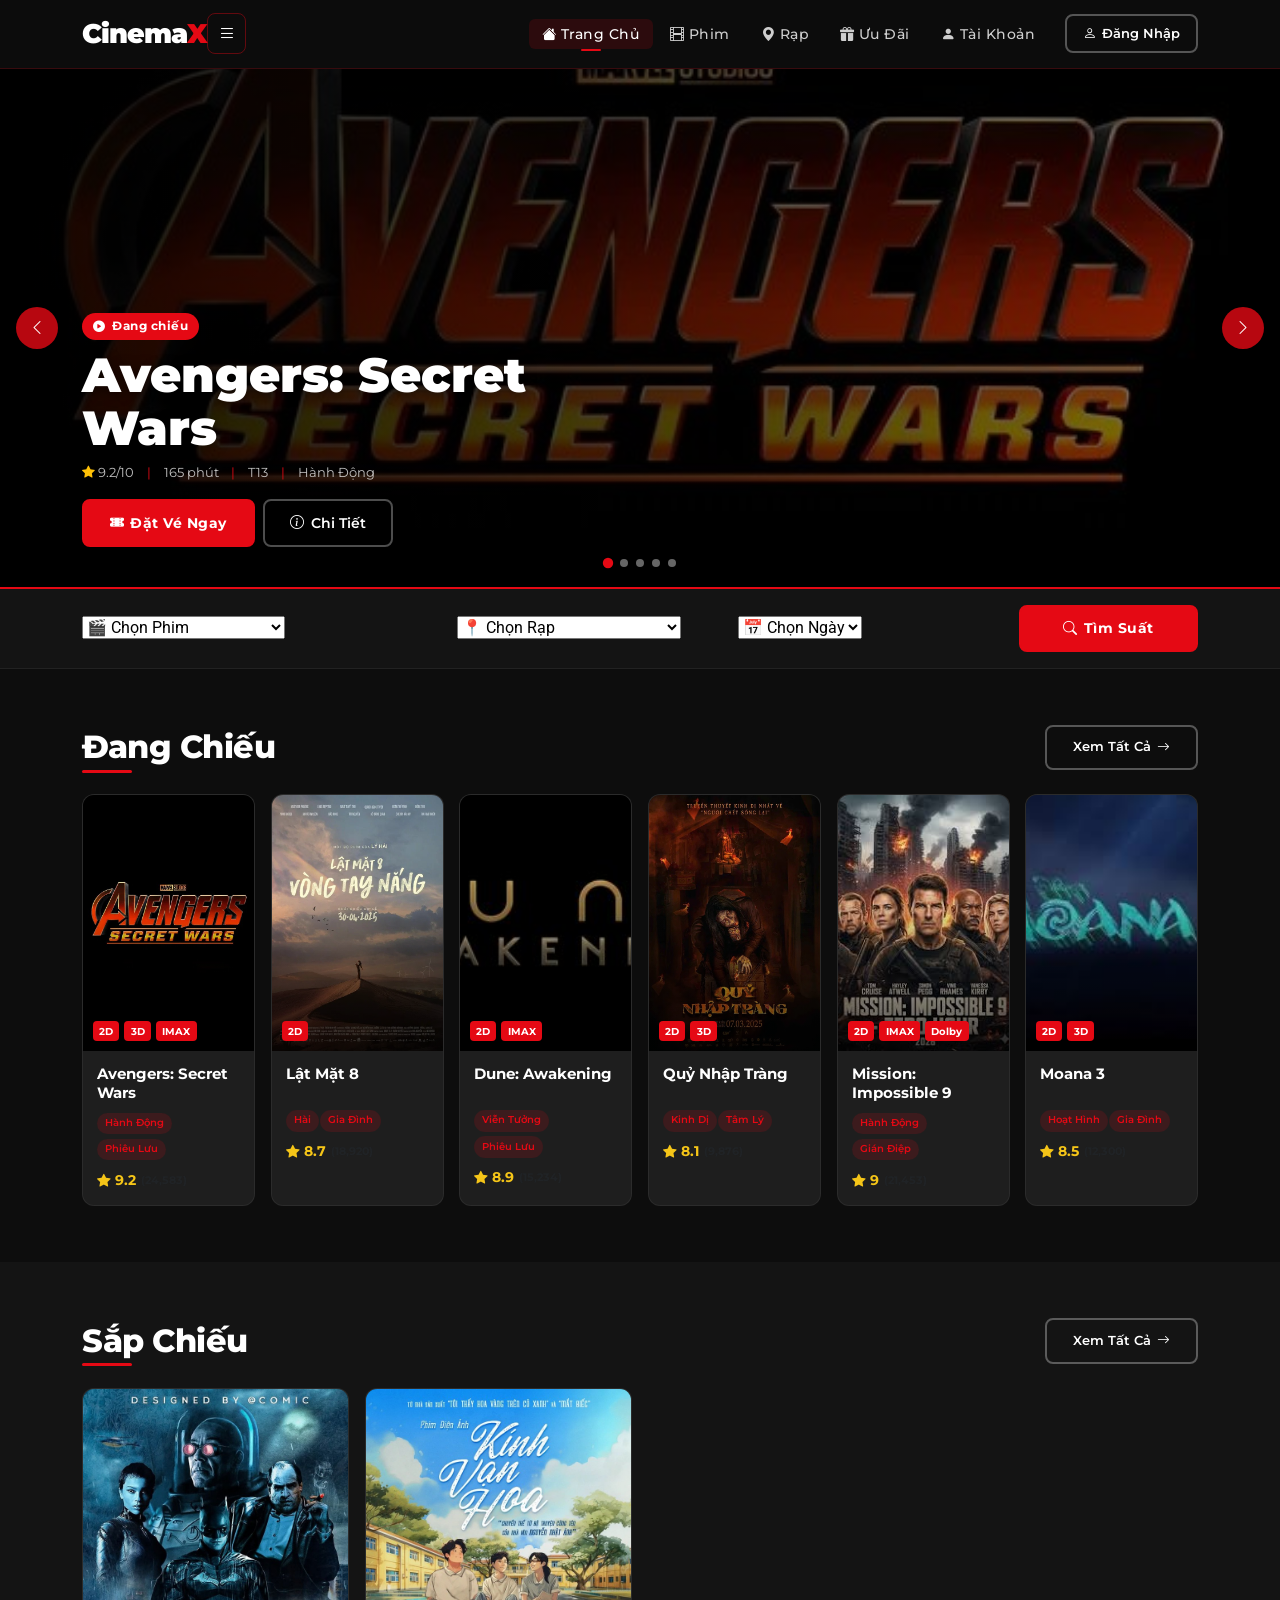
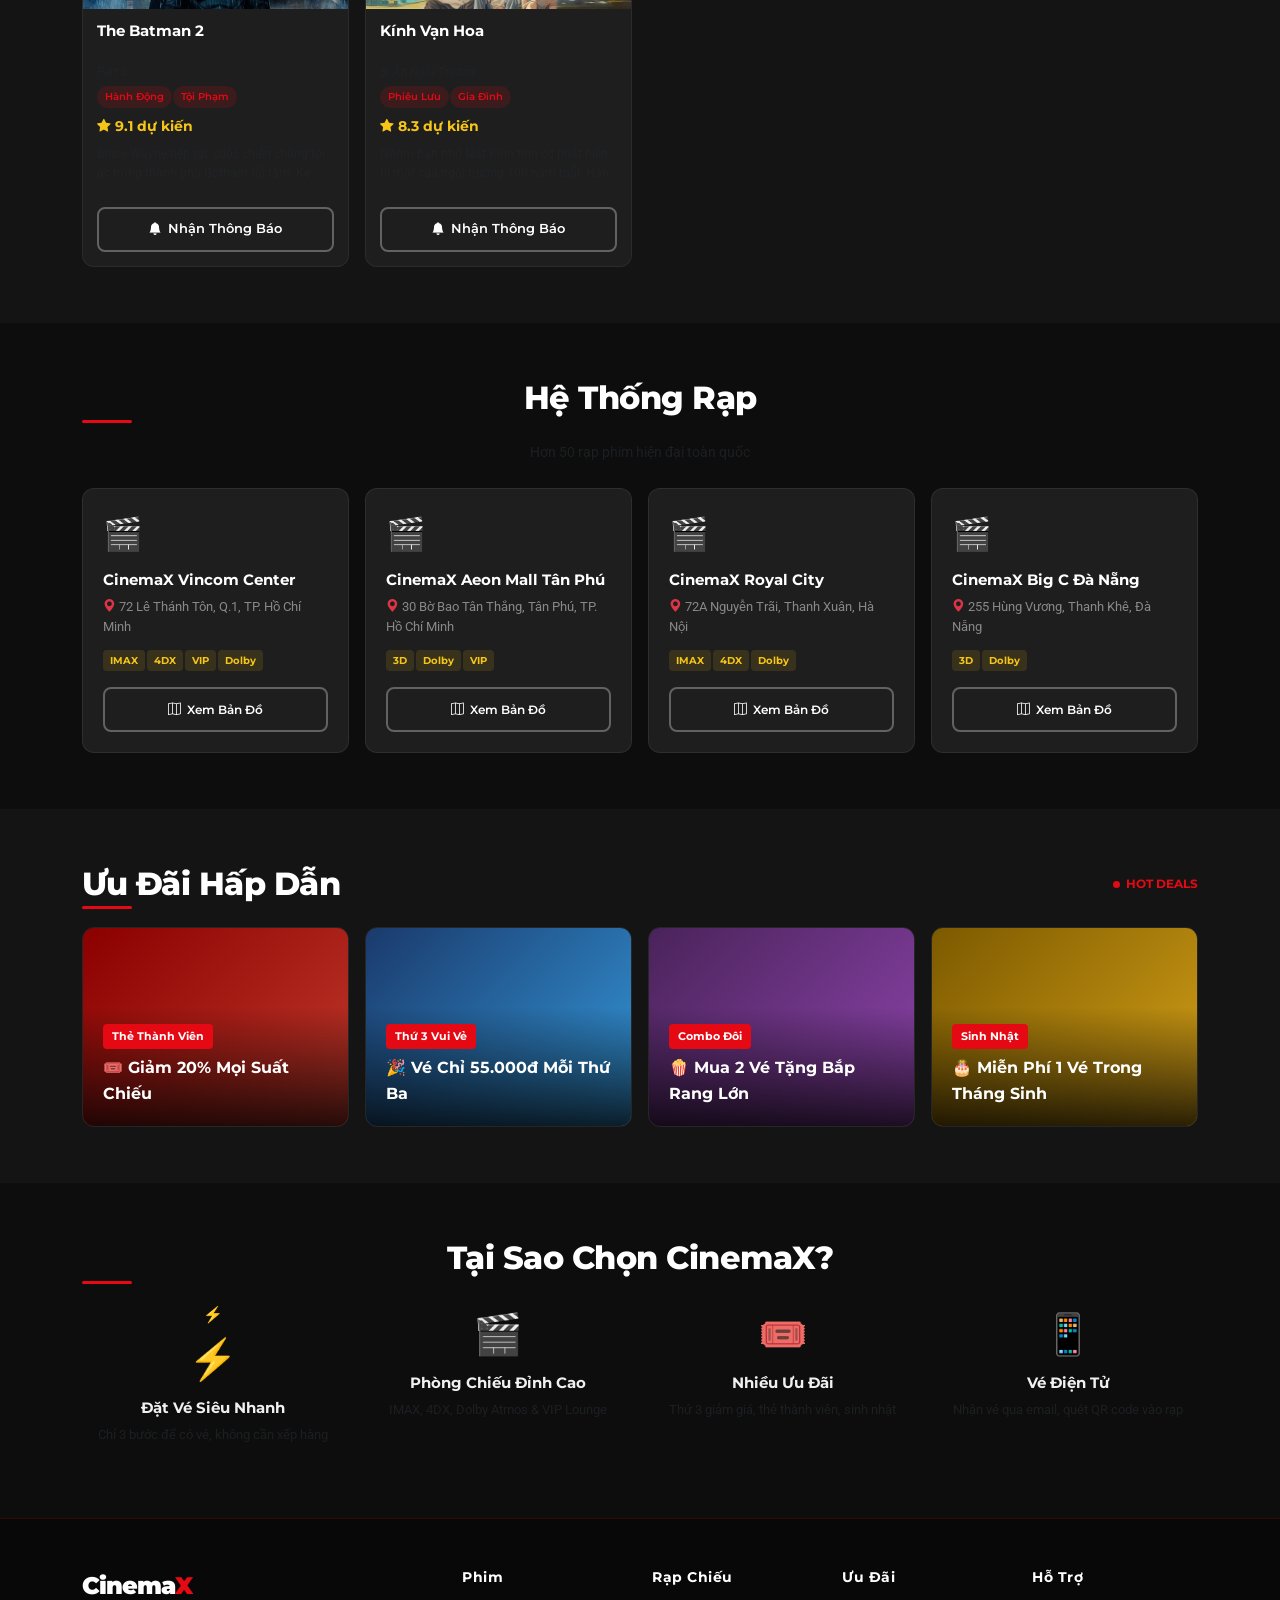
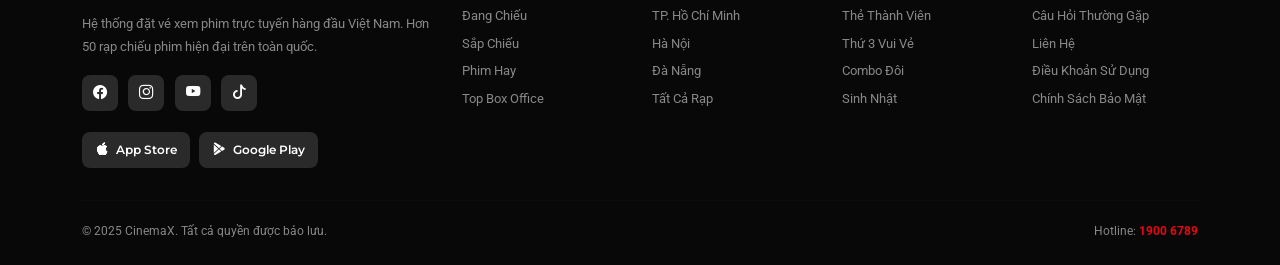
<file: booking.html>
<!DOCTYPE html>
<html lang="vi">
<head>
  <meta charset="UTF-8">
  <meta name="viewport" content="width=device-width, initial-scale=1.0">
  <title>Chọn Ghế – CinemaX</title>
  <link href="https://cdn.jsdelivr.net/npm/bootstrap@5.3.2/dist/css/bootstrap.min.css" rel="stylesheet">
  <link href="https://cdn.jsdelivr.net/npm/bootstrap-icons@1.11.3/font/bootstrap-icons.min.css" rel="stylesheet">
  <link rel="stylesheet" href="css/style.css">
  <link rel="stylesheet" href="css/components.css">
</head>
<body data-page="booking">

<!-- NAVBAR -->
<nav class="navbar navbar-cinemex navbar-expand-lg">
  <div class="container">
    <a class="navbar-brand-cx" href="index.html">Cinema<span>X</span></a>
    <div class="ms-auto d-flex align-items-center gap-3">
      <a href="index.html" class="nav-link-cx" style="font-size:.8rem">
        <i class="bi bi-house-fill me-1"></i>Trang Chủ
      </a>
      <span style="color:rgba(255,255,255,.2)">|</span>
      <span style="font-family:var(--font-main);font-size:.8rem;color:var(--muted)">
        <i class="bi bi-shield-lock-fill text-danger"></i> Thanh toán bảo mật
      </span>
      <div id="navAuthWrap" class="d-flex align-items-center"></div>
    </div>
  </div>
</nav>

<!-- STEP BAR -->
<div class="steps-bar">
  <div class="container">
    <div class="steps-list">
      <div class="step-item active">
        <div class="step-inner">
          <div class="step-num">1</div>
          <span class="step-label">Chọn Ghế</span>
        </div>
      </div>
      <div class="step-sep"></div>
      <div class="step-item">
        <div class="step-inner">
          <div class="step-num">2</div>
          <span class="step-label">Bắp & Nước</span>
        </div>
      </div>
      <div class="step-sep"></div>
      <div class="step-item">
        <div class="step-inner">
          <div class="step-num">3</div>
          <span class="step-label">Thanh Toán</span>
        </div>
      </div>
      <div class="step-sep"></div>
      <div class="step-item">
        <div class="step-inner">
          <div class="step-num">4</div>
          <span class="step-label">Xác Nhận</span>
        </div>
      </div>
    </div>
  </div>
</div>

<!-- MOVIE HEADER -->
<div style="background:var(--dark2);border-bottom:1px solid rgba(255,255,255,.07);padding:.85rem 0">
  <div class="container" id="bkMovieHeader"></div>
</div>

<!-- MAIN -->
<div class="container seat-page-wrap">
  <div class="row g-4">

    <!-- Left Column -->
    <div class="col-lg-8">

      <!-- Date Selector -->
      <div class="selector-card mb-3">
        <div class="selector-label">📅 Chọn Ngày</div>
        <div class="date-scroll" id="dateScroll"></div>
      </div>

      <!-- Cinema Selector -->
      <div class="selector-card mb-3">
        <div class="selector-label">📍 Chọn Rạp</div>
        <div class="cinema-pills" id="cinemaPills"></div>
      </div>

      <!-- Showtime -->
      <div class="selector-card mb-3">
        <div class="selector-label">🕐 Chọn Suất Chiếu</div>
        <div class="showtime-grid" id="showtimeGrid"></div>
      </div>

      <!-- Seat Map -->
      <div class="selector-card mb-3">
        <div class="selector-label">💺 Chọn Ghế <small class="text-muted" style="font-weight:400;text-transform:none">(tối đa 8 ghế)</small></div>
        <div id="seatMapWrap">
          <div class="text-center text-muted py-5">
            <div style="font-size:2.5rem">🎬</div>
            <div class="mt-2" style="font-family:var(--font-main);font-weight:600">Chọn suất chiếu để xem sơ đồ ghế</div>
          </div>
        </div>
      </div>

      <!-- Snacks -->
      <div class="selector-card mb-3">
        <div class="selector-label d-flex justify-content-between">
          <span>🍿 Bắp Rang & Nước Uống</span>
          <span style="color:var(--gold);font-size:.72rem;font-weight:500;text-transform:none">Không bắt buộc</span>
        </div>
        <div id="snacksWrap"></div>
      </div>

    </div>

    <!-- Right: Sidebar -->
    <div class="col-lg-4">
      <div class="booking-sidebar">
        <div class="sidebar-movie-title" id="sbMovieTitle">🎟️ Thông Tin Đặt Vé</div>

        <div class="sidebar-row">
          <span>Rạp chiếu</span>
          <span class="val" id="sbCinema">—</span>
        </div>
        <div class="sidebar-row">
          <span>Ngày chiếu</span>
          <span class="val" id="sbDate">—</span>
        </div>
        <div class="sidebar-row">
          <span>Suất chiếu</span>
          <span class="val" id="sbShowtime">—</span>
        </div>
        <div class="sidebar-row">
          <span>Định dạng</span>
          <span class="val" id="sbFormat">—</span>
        </div>

        <hr class="sidebar-divider">

        <div class="sidebar-row">
          <span>Ghế đã chọn</span>
        </div>
        <div class="sidebar-seats" id="seatChips">
          <span class="text-muted" style="font-size:.8rem">Chưa chọn ghế</span>
        </div>

        <hr class="sidebar-divider">

        <div class="sidebar-row">
          <span>Vé (<span id="sbTicketCount">0</span>)</span>
          <span class="val" id="sbTicketPrice">—</span>
        </div>
        <div class="sidebar-row">
          <span>Bắp & Nước</span>
          <span class="val" id="sbSnackPrice">—</span>
        </div>
        <div class="sidebar-row">
          <span>Phí dịch vụ</span>
          <span class="val text-success">Miễn phí</span>
        </div>

        <hr class="sidebar-divider">

        <div class="sidebar-total">
          <span>Tổng</span>
          <span id="sbTotal">0đ</span>
        </div>

        <button class="btn-cx-primary w-100 justify-content-center mt-3" id="btnContinue" disabled onclick="proceedToPayment()" style="opacity:.5">
          <i class="bi bi-arrow-right-circle-fill"></i>Tiếp Tục
        </button>
        <div class="text-center mt-2" style="font-size:.72rem;color:var(--muted)">
          <i class="bi bi-shield-lock-fill text-danger"></i> Bảo mật SSL 256-bit
        </div>
      </div>
    </div>

  </div>
</div>

<script src="https://cdn.jsdelivr.net/npm/bootstrap@5.3.2/dist/js/bootstrap.bundle.min.js"></script>
<script src="js/navbar.js"></script>
<script src="js/data.js"></script>
<script src="js/main.js"></script>
<script src="js/booking.js"></script>
</body>
</html>
</file>
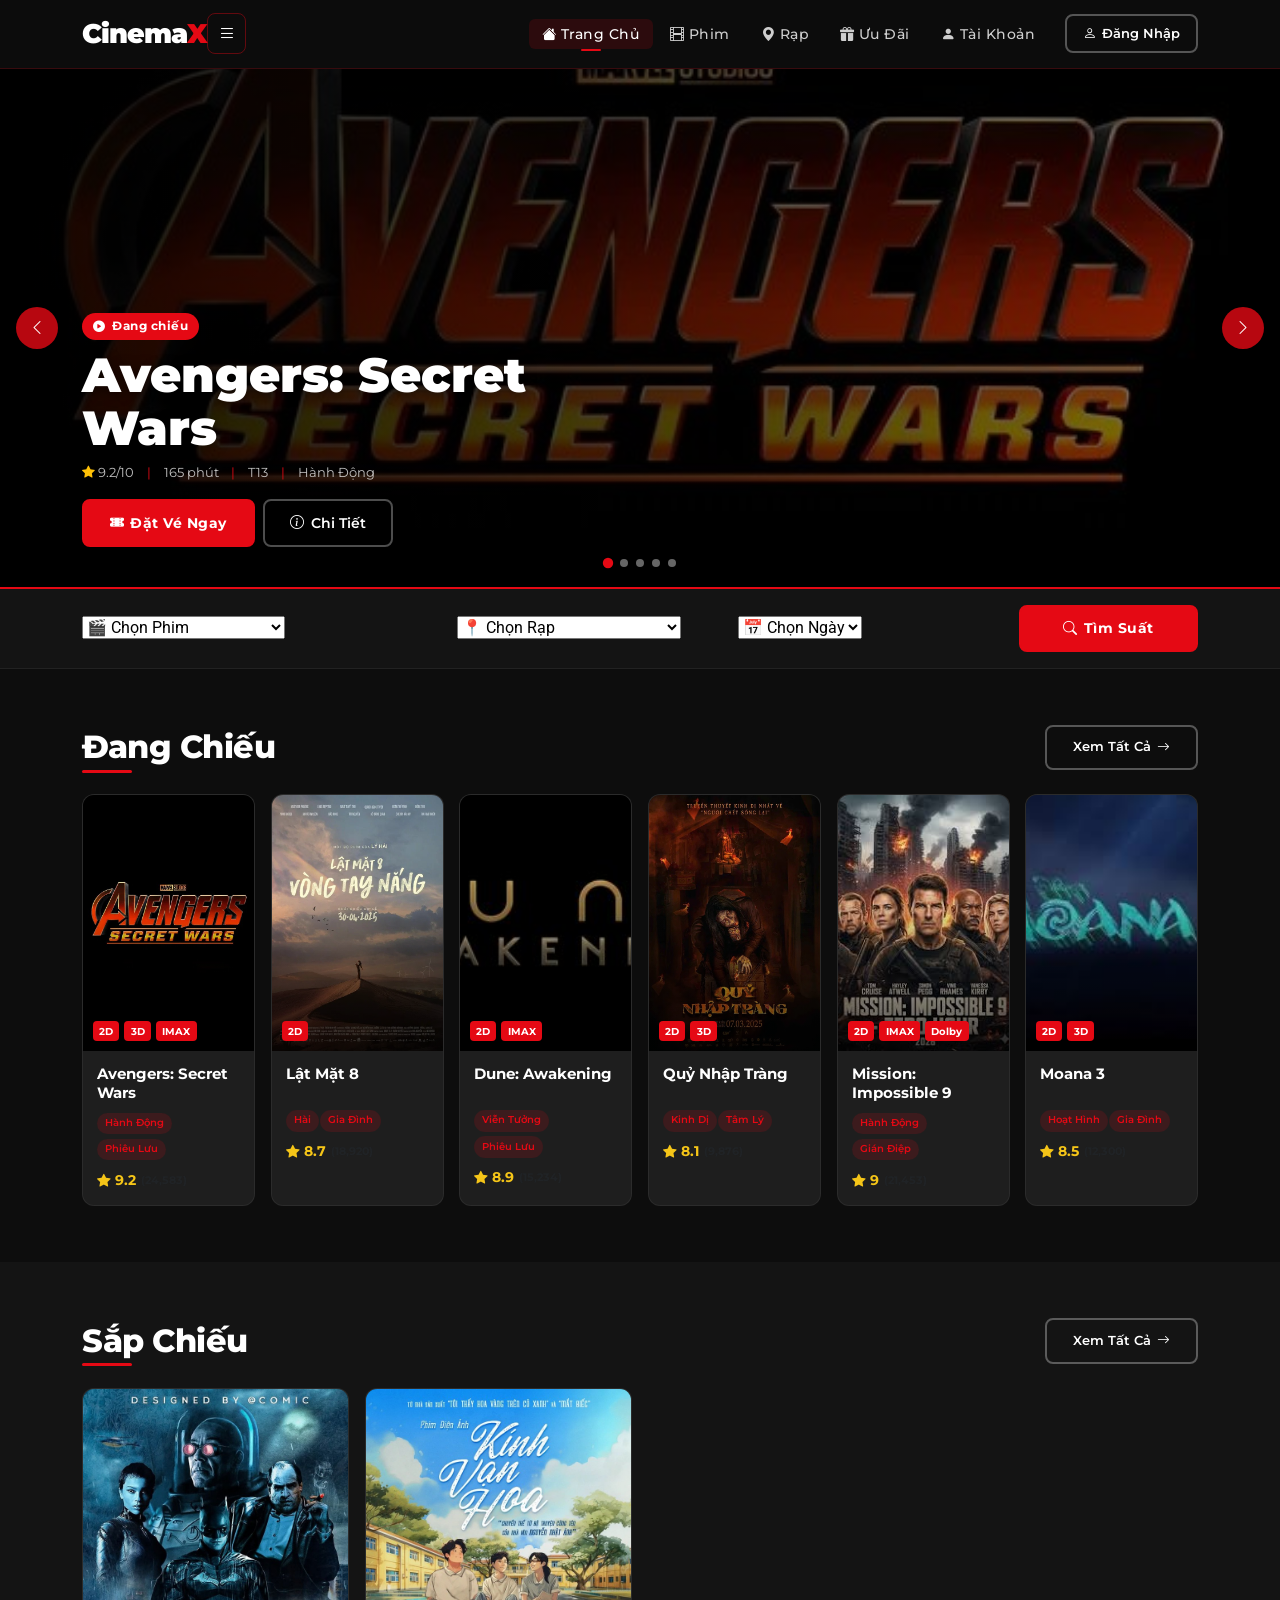
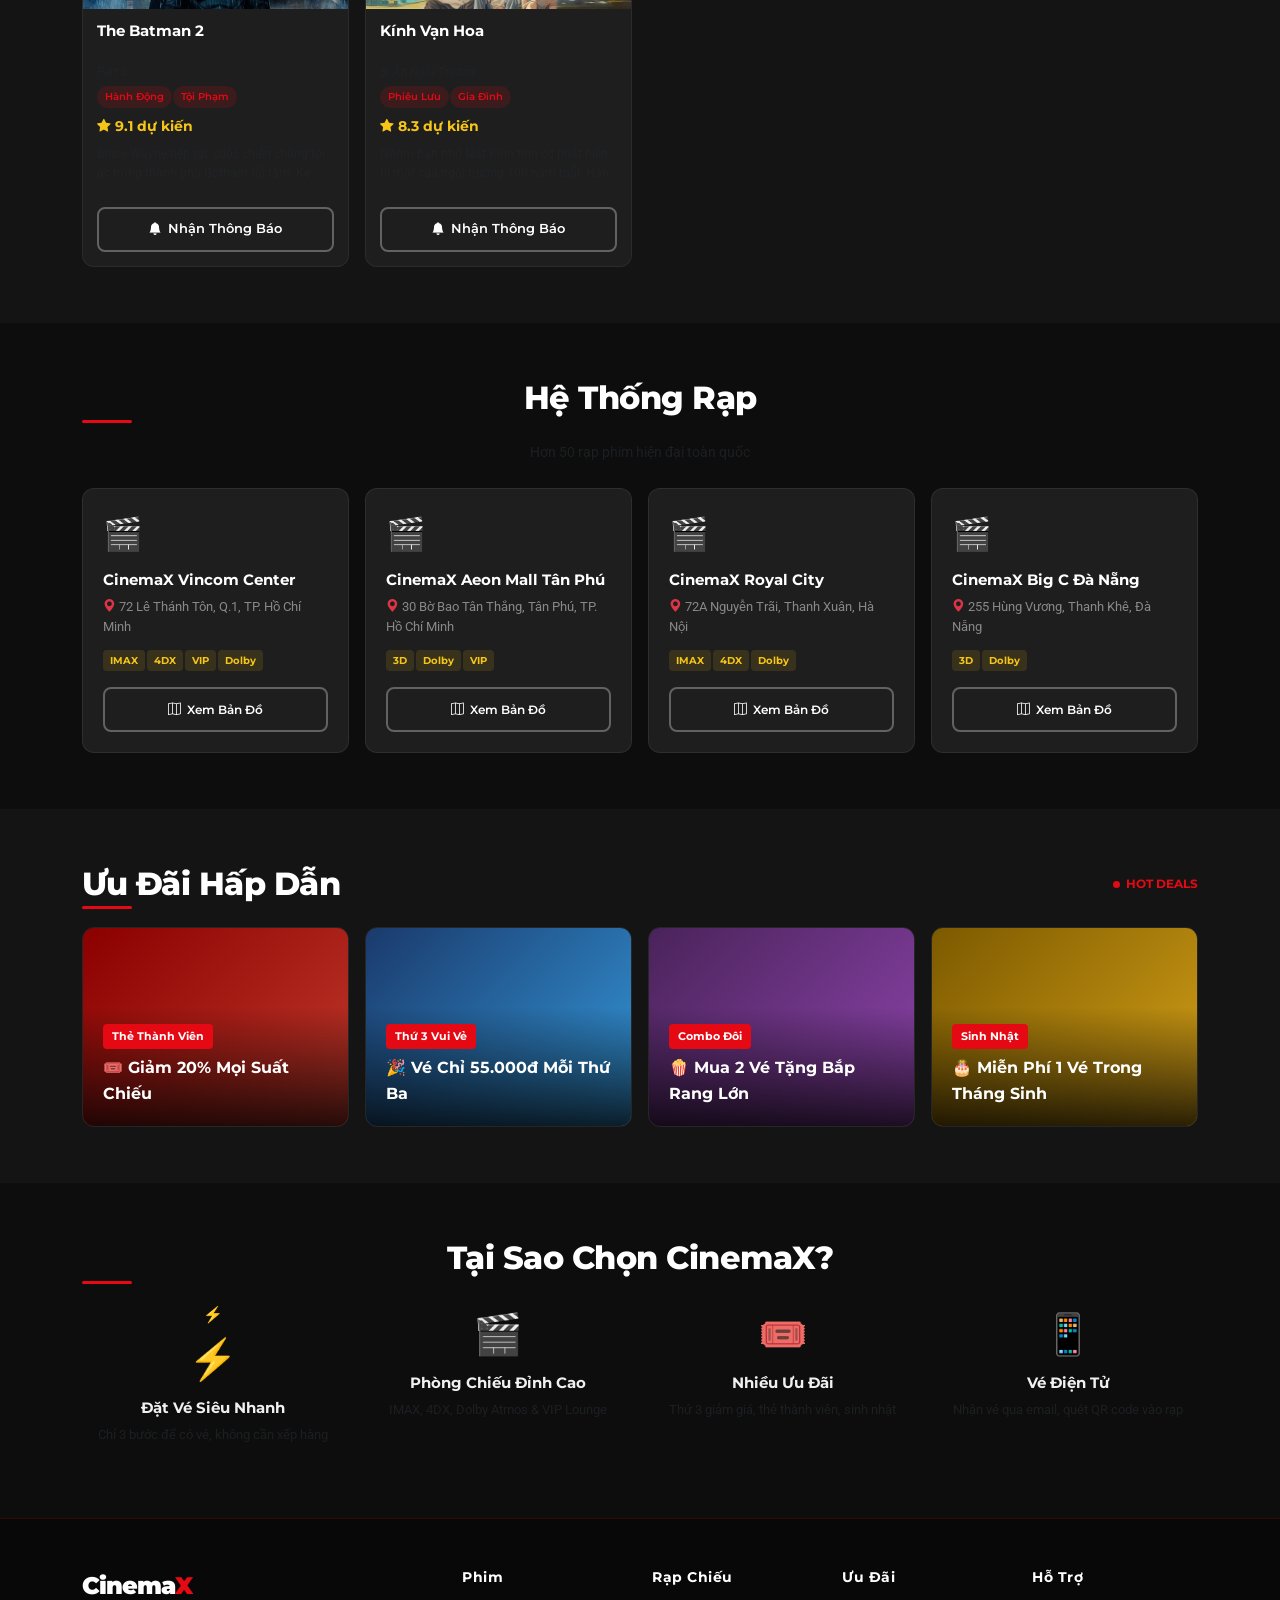
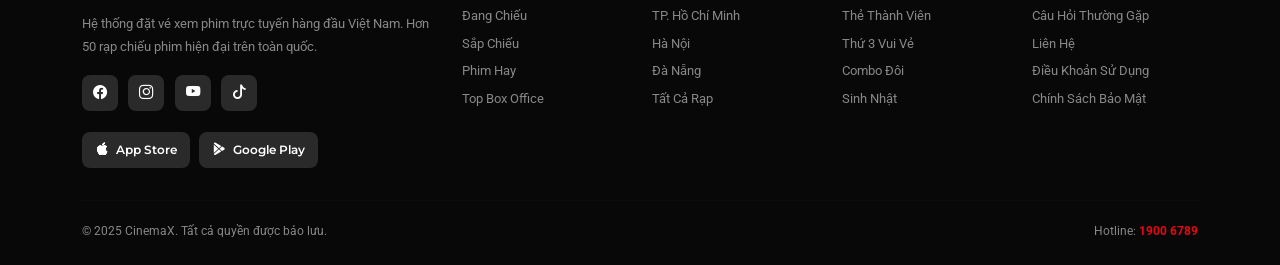
<file: confirmation.html>
<!DOCTYPE html>
<html lang="vi">
<head>
  <meta charset="UTF-8">
  <meta name="viewport" content="width=device-width, initial-scale=1.0">
  <title>Đặt Vé Thành Công – CinemaX</title>
  <link href="https://cdn.jsdelivr.net/npm/bootstrap@5.3.2/dist/css/bootstrap.min.css" rel="stylesheet">
  <link href="https://cdn.jsdelivr.net/npm/bootstrap-icons@1.11.3/font/bootstrap-icons.min.css" rel="stylesheet">
  <link rel="stylesheet" href="css/style.css">
  <link rel="stylesheet" href="css/components.css">
</head>
<body data-page="confirmation">

<!-- NAVBAR -->
<nav class="navbar navbar-cinemex navbar-expand-lg">
  <div class="container">
    <a class="navbar-brand-cx" href="index.html">Cinema<span>X</span></a>
  </div>
</nav>

<!-- STEP BAR -->
<div class="steps-bar">
  <div class="container">
    <div class="steps-list">
      <div class="step-item done">
        <div class="step-inner"><div class="step-num">✓</div><span class="step-label">Chọn Ghế</span></div>
      </div>
      <div class="step-sep"></div>
      <div class="step-item done">
        <div class="step-inner"><div class="step-num">✓</div><span class="step-label">Bắp & Nước</span></div>
      </div>
      <div class="step-sep"></div>
      <div class="step-item done">
        <div class="step-inner"><div class="step-num">✓</div><span class="step-label">Thanh Toán</span></div>
      </div>
      <div class="step-sep"></div>
      <div class="step-item active">
        <div class="step-inner"><div class="step-num">4</div><span class="step-label">Xác Nhận</span></div>
      </div>
    </div>
  </div>
</div>

<!-- MAIN -->
<section class="section-cx">
  <div class="container">
    <div class="confirm-card">
      <div id="confirmContent">
        <div class="text-center py-5">
          <div class="spinner-border text-danger"></div>
          <div class="mt-2 text-muted">Đang tải thông tin vé…</div>
        </div>
      </div>

      <!-- Actions -->
      <div class="d-flex flex-wrap gap-2 justify-content-center mt-4">
        <button class="btn-cx-primary" onclick="window.print()">
          <i class="bi bi-printer-fill"></i>In Vé
        </button>
        <button class="btn-cx-outline" onclick="showToast('📧 Đã gửi vé tới email của bạn!','success')">
          <i class="bi bi-envelope-fill"></i>Gửi Email
        </button>
        <a href="movies.html" class="btn-cx-outline">
          <i class="bi bi-film"></i>Đặt Vé Tiếp
        </a>
        <a href="index.html" class="btn-cx-outline">
          <i class="bi bi-house-fill"></i>Trang Chủ
        </a>
      </div>
    </div>

    <!-- Gợi ý phim khác -->
    <div class="mt-5">
      <h2 class="section-title">🎬 Phim Đang Chiếu Khác</h2>
      <div class="row g-3" id="suggestGrid"></div>
    </div>
  </div>
</section>

<!-- FOOTER -->
<footer class="footer-cx">
  <div class="container">
    <div class="row g-3">
      <div class="col-md-6">
        <div class="footer-brand">Cinema<span>X</span></div>
        <p class="footer-desc">Cảm ơn bạn đã chọn CinemaX! Chúc bạn xem phim vui vẻ.</p>
      </div>
      <div class="col-md-3">
        <div class="footer-title">Hỗ Trợ</div>
        <span class="footer-link" style="cursor:default">Hotline: 1900 6789</span>
        <span class="footer-link" style="cursor:default">support@cinemex.vn</span>
      </div>
      <div class="col-md-3">
        <div class="footer-title">Điều Hướng</div>
        <a href="index.html" class="footer-link">Trang Chủ</a>
        <a href="movies.html" class="footer-link">Danh Sách Phim</a>
      </div>
    </div>
    <hr class="footer-divider">
    <div class="footer-bottom">© 2025 CinemaX. Tất cả quyền được bảo lưu.</div>
  </div>
</footer>

<script src="https://cdn.jsdelivr.net/npm/bootstrap@5.3.2/dist/js/bootstrap.bundle.min.js"></script>
<script src="js/navbar.js"></script>
<script src="js/data.js"></script>
<script src="js/main.js"></script>
<script src="js/booking.js"></script>
<script>
document.addEventListener("DOMContentLoaded", () => {
  // Suggest other movies
  const bk = loadBooking();
  const suggestGrid = document.getElementById("suggestGrid");
  if (suggestGrid) {
    const movies = MOVIES.filter(m => m.status === "showing" && (!bk || m.title !== bk.movieTitle)).slice(0,4);
    suggestGrid.innerHTML = movies.map(m => `
      <div class="col-6 col-sm-3">
        <div class="movie-card" onclick="location.href='movie-detail.html?id=${m.id}'">
          <div class="movie-poster" style="background:${m.poster}">
            <span style="font-size:3rem">${m.emoji}</span>
            <span class="movie-rating-badge">${m.rating}</span>
            <div class="movie-format-badges">${m.format.map(f=>`<span class="format-badge">${f}</span>`).join("")}</div>
          </div>
          <div class="movie-info">
            <div class="movie-title-card">${m.title}</div>
            <div class="movie-score"><i class="bi bi-star-fill"></i>${m.score}</div>
          </div>
          <div class="movie-overlay">
            <a href="booking.html?id=${m.id}" class="btn-cx-primary btn-sm"><i class="bi bi-ticket-perforated-fill"></i>Đặt Vé</a>
          </div>
        </div>
      </div>`).join("");
  }
});
</script>

<style>
@media print {
  .navbar-cinemex, .steps-bar, footer, .btn-cx-primary, .btn-cx-outline, #suggestGrid, h2 { display: none !important; }
  body { background: white !important; color: black !important; }
  .confirm-card { border: 2px solid #ddd !important; box-shadow: none !important; }
  .ticket-code { background: #f5f5f5 !important; color: black !important; border: 2px dashed #999 !important; }
}
</style>
</body>
</html>
</file>
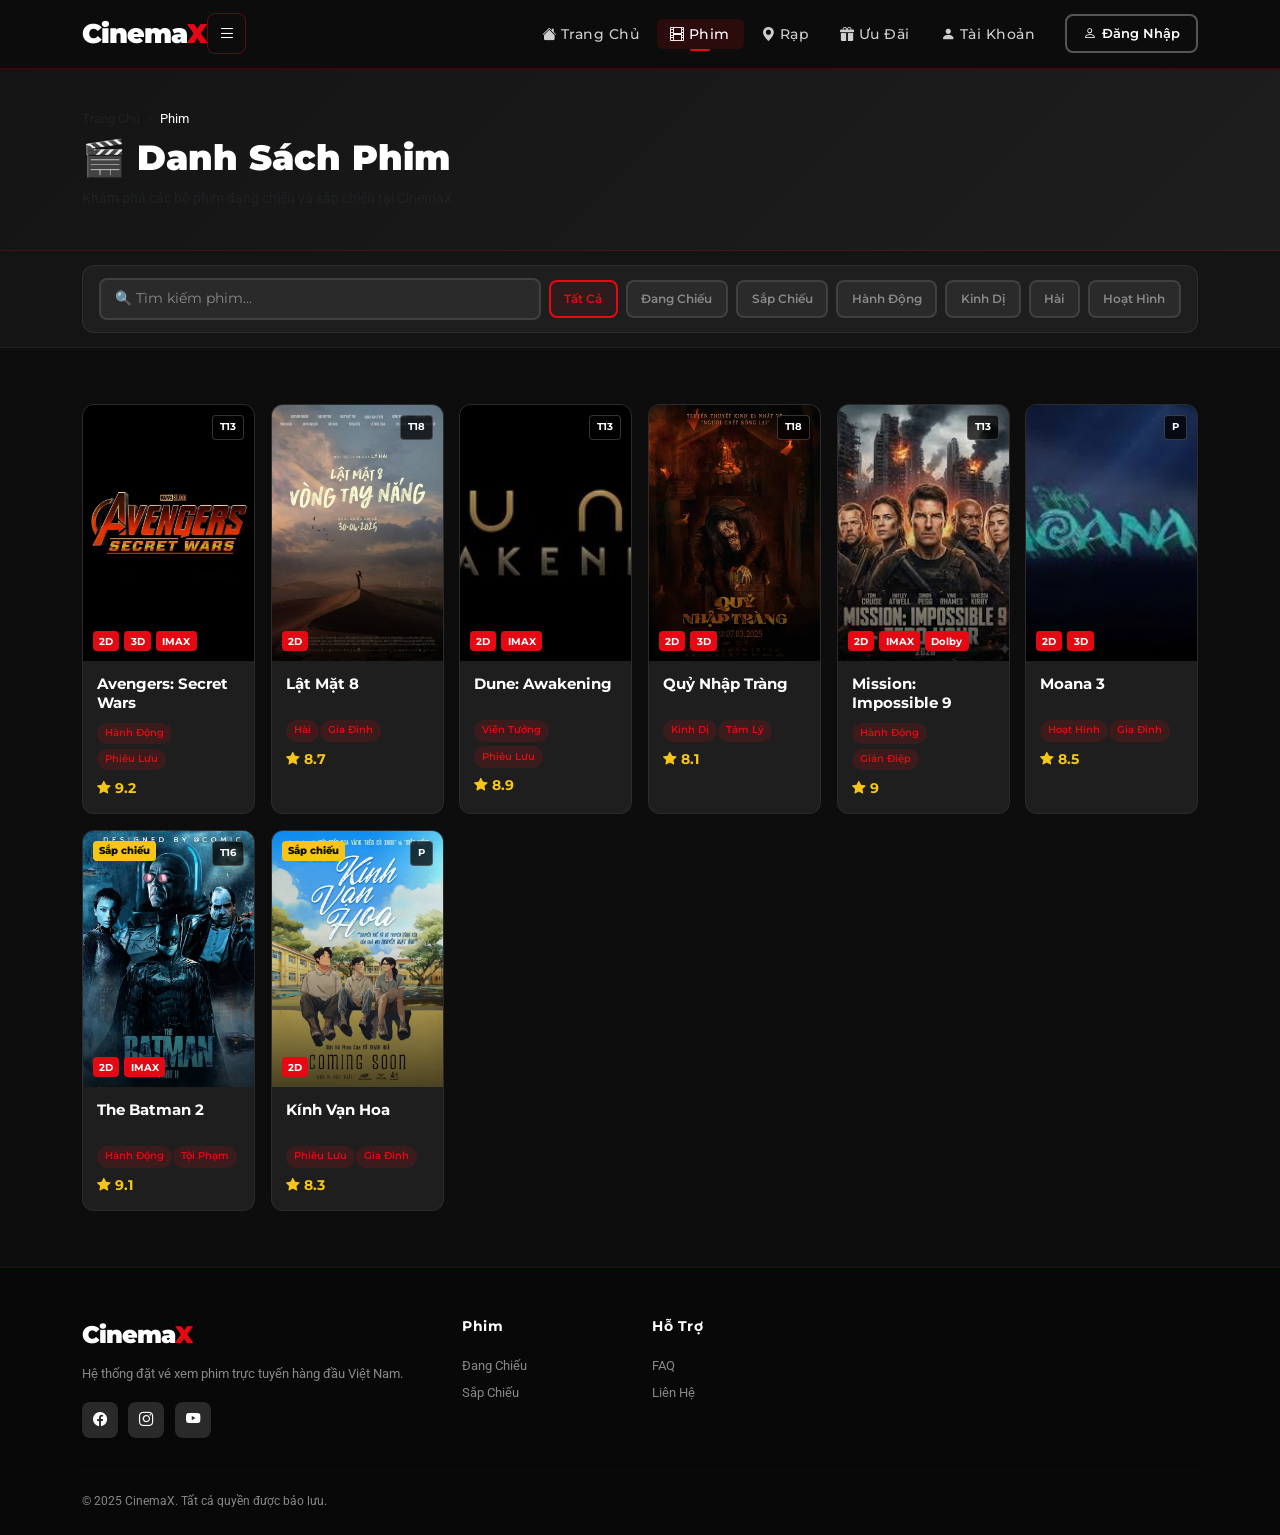
<file: movie-detail.html>
<!DOCTYPE html>
<html lang="vi">
<head>
  <meta charset="UTF-8">
  <meta name="viewport" content="width=device-width, initial-scale=1.0">
  <title>Chi Tiết Phim – CinemaX</title>
  <link href="https://cdn.jsdelivr.net/npm/bootstrap@5.3.2/dist/css/bootstrap.min.css" rel="stylesheet">
  <link href="https://cdn.jsdelivr.net/npm/bootstrap-icons@1.11.3/font/bootstrap-icons.min.css" rel="stylesheet">
  <link rel="stylesheet" href="css/style.css">
  <link rel="stylesheet" href="css/components.css">
</head>
<body data-page="detail">

<!-- NAVBAR -->
<nav class="navbar navbar-cinemex navbar-expand-lg">
  <div class="container">
    <a class="navbar-brand-cx" href="index.html">Cinema<span>X</span></a>
    <button class="navbar-toggler-cx" type="button" data-bs-toggle="collapse" data-bs-target="#navMenu">
      <i class="bi bi-list"></i>
    </button>
    <div class="collapse navbar-collapse" id="navMenu">
      <ul class="navbar-nav ms-auto mb-2 mb-lg-0 align-items-lg-center gap-1">
        <li class="nav-item"><a class="nav-link-cx" href="index.html"><i class="bi bi-house-fill me-1"></i>Trang Chủ</a></li>
        <li class="nav-item"><a class="nav-link-cx active" href="movies.html"><i class="bi bi-film me-1"></i>Phim</a></li>
        <li class="nav-item"><a class="nav-link-cx" href="index.html#cinemasSection"><i class="bi bi-geo-alt-fill me-1"></i>Rạp</a></li>
        <li class="nav-item"><a class="nav-link-cx" href="promotions.html"><i class="bi bi-gift-fill me-1"></i>Ưu Đãi</a></li>
        <li class="nav-item"><a class="nav-link-cx" href="account.html"><i class="bi bi-person-fill me-1"></i>Tài Khoản</a></li>
      </ul>
      <div class="ms-lg-3 d-flex align-items-center gap-2 mt-2 mt-lg-0" id="navAuthWrap">
        <!-- Rendered by navbar.js -->
        <a href="account.html" class="btn-cx-outline" style="padding:.45rem 1rem;font-size:.82rem;text-decoration:none">
          <i class="bi bi-person"></i>Đăng Nhập
        </a>
      </div>
    </div>
  </div>
</nav>

<!-- HERO -->
<section class="page-hero" id="detailHero" style="background:linear-gradient(135deg,#1a1a2e,#0d0d0d)">
  <div class="page-hero-bg" style="opacity:.35" id="detailHeroBg"></div>
  <div class="page-hero-overlay"></div>
  <div class="container page-hero-content">
    <nav aria-label="breadcrumb" style="--bs-breadcrumb-divider:'›'">
      <ol class="breadcrumb" style="font-size:.78rem;color:rgba(255,255,255,.6);margin-bottom:.75rem">
        <li class="breadcrumb-item"><a href="index.html" style="color:rgba(255,255,255,.6)">Trang Chủ</a></li>
        <li class="breadcrumb-item"><a href="movies.html" style="color:rgba(255,255,255,.6)">Phim</a></li>
        <li class="breadcrumb-item active text-white">Chi Tiết</li>
      </ol>
    </nav>
    <div class="row align-items-end g-3">
      <div class="col-md-auto d-none d-md-block">
        <div style="width:110px;height:155px;border-radius:12px;background:var(--dark4);display:flex;align-items:center;justify-content:center;font-size:3.5rem;border:2px solid rgba(255,255,255,.12);box-shadow:0 8px 24px rgba(0,0,0,.5)" id="dHeroEmoji">🎬</div>
      </div>
      <div class="col-md">
        <div id="dFormats" class="mb-2"></div>
        <h1 style="font-family:var(--font-main);font-weight:900;font-size:clamp(1.5rem,4vw,2.5rem);color:var(--white);margin-bottom:.2rem" id="dTitle">Đang tải…</h1>
        <p style="color:rgba(255,255,255,.65);font-size:.88rem;margin-bottom:.6rem;font-style:italic" id="dSubtitle"></p>
        <div id="dGenres" class="mb-2"></div>
        <div class="d-flex flex-wrap gap-3 mb-3" style="font-size:.85rem;color:rgba(255,255,255,.75)">
          <span id="dScore"><i class="bi bi-star-fill text-warning"></i> —</span>
          <span><i class="bi bi-clock text-danger"></i> <span id="dDuration">—</span></span>
          <span><i class="bi bi-shield-check text-info"></i> <span id="dRating">—</span></span>
          <span><i class="bi bi-translate text-success"></i> <span id="dLanguage">—</span></span>
        </div>
        <div class="d-flex flex-wrap gap-2">
          <a href="#" class="btn-cx-primary" id="dBookBtn">
            <i class="bi bi-ticket-perforated-fill"></i>Đặt Vé Ngay
          </a>
          <button class="btn-cx-outline" onclick="showToast('🔔 Chia sẻ thành công!','success')">
            <i class="bi bi-share-fill"></i>Chia Sẻ
          </button>
          <button class="btn-cx-outline" onclick="showToast('❤️ Đã thêm vào yêu thích!','info')">
            <i class="bi bi-heart-fill"></i>Yêu Thích
          </button>
        </div>
      </div>
    </div>
  </div>
</section>

<!-- MAIN CONTENT -->
<section class="section-cx">
  <div class="container">
    <div class="row g-4">
      <!-- Left -->
      <div class="col-lg-8">
        <!-- Tabs -->
        <div class="detail-tabs">
          <span class="detail-tab active" data-target="tabSynopsis">Nội Dung</span>
          <span class="detail-tab" data-target="tabCrew">Diễn Viên</span>
          <span class="detail-tab" data-target="tabReviews">Đánh Giá</span>
        </div>

        <div class="tab-pane active" id="tabSynopsis">
          <p style="color:var(--light);font-size:.92rem;line-height:1.8" id="dSynopsis">Đang tải…</p>
          <div class="row g-2 mt-3">
            <div class="col-sm-6">
              <div class="cinema-card">
                <div class="cinema-address" style="font-size:.75rem">ĐẠO DIỄN</div>
                <div class="cinema-name" id="dDirector">—</div>
              </div>
            </div>
            <div class="col-sm-6">
              <div class="cinema-card">
                <div class="cinema-address" style="font-size:.75rem">DIỄN VIÊN CHÍNH</div>
                <div class="cinema-name" style="font-size:.82rem;white-space:normal" id="dCast">—</div>
              </div>
            </div>
          </div>
        </div>

        <div class="tab-pane" id="tabCrew">
          <div id="dCastGrid" class="row g-3">
            <!-- Rendered dynamically if needed -->
            <div class="col-12 text-muted" style="font-size:.88rem">
              Thông tin diễn viên chi tiết sẽ được cập nhật sớm.
            </div>
          </div>
        </div>

        <div class="tab-pane" id="tabReviews">
          <div class="cinema-card mb-3">
            <div class="d-flex gap-3 align-items-start">
              <div style="width:36px;height:36px;border-radius:50%;background:var(--red);display:flex;align-items:center;justify-content:center;font-size:.9rem;font-weight:800;font-family:var(--font-main);flex-shrink:0">N</div>
              <div>
                <div style="font-family:var(--font-main);font-weight:700;font-size:.88rem;color:var(--white)">Nguyễn Văn A</div>
                <div style="color:var(--gold);font-size:.8rem">★★★★★</div>
                <p style="font-size:.82rem;color:var(--muted);margin-top:.3rem">Phim quá hay! Hiệu ứng hình ảnh đỉnh cao, cốt truyện cuốn hút từ đầu đến cuối. Xem lần 2 rồi vẫn cảm thấy hồi hộp.</p>
              </div>
            </div>
          </div>
          <div class="cinema-card">
            <div class="d-flex gap-3 align-items-start">
              <div style="width:36px;height:36px;border-radius:50%;background:var(--dark4);border:2px solid var(--gold);display:flex;align-items:center;justify-content:center;font-size:.9rem;font-weight:800;font-family:var(--font-main);flex-shrink:0;color:var(--gold)">T</div>
              <div>
                <div style="font-family:var(--font-main);font-weight:700;font-size:.88rem;color:var(--white)">Trần Thị B</div>
                <div style="color:var(--gold);font-size:.8rem">★★★★☆</div>
                <p style="font-size:.82rem;color:var(--muted);margin-top:.3rem">Rất đáng xem, đặc biệt là phòng IMAX. Chỉ tiếc phần cuối hơi vội. Nhưng nhìn chung là một trải nghiệm tuyệt vời!</p>
              </div>
            </div>
          </div>
        </div>
      </div>

      <!-- Right sidebar -->
      <div class="col-lg-4">
        <div class="detail-sidebar-wrap">
          <!-- Book now card -->
          <div class="booking-sidebar mb-4">
            <div class="sidebar-movie-title">🎟️ Đặt Vé Nhanh</div>
            <div class="mb-3">
              <div class="selector-label">Chọn Rạp</div>
              <select class="input-cx" id="quickCinema">
                <option value="">-- Chọn rạp chiếu --</option>
              </select>
            </div>
            <div class="mb-3">
              <div class="selector-label">Chọn Ngày</div>
              <div class="date-scroll" id="quickDates"></div>
            </div>
            <div class="mb-3">
              <div class="selector-label">Suất Chiếu</div>
              <div class="showtime-grid" id="quickShowtimes"></div>
            </div>
            <a href="#" class="btn-cx-primary w-100 justify-content-center" id="dBookBtn2">
              <i class="bi bi-ticket-perforated-fill"></i>Đặt Vé Ngay
            </a>
          </div>

          <!-- Phim liên quan -->
          <div>
            <h5 style="font-family:var(--font-main);font-weight:800;color:var(--white);margin-bottom:1rem;font-size:.95rem">
              🎬 Phim Tương Tự
            </h5>
            <div class="row g-2" id="similarMovies"></div>
          </div>
        </div>
      </div>
    </div>
  </div>
</section>

<!-- FOOTER -->
<footer class="footer-cx">
  <div class="container">
    <div class="row g-3">
      <div class="col-md-6">
        <div class="footer-brand">Cinema<span>X</span></div>
        <p class="footer-desc">Hệ thống đặt vé xem phim trực tuyến hàng đầu Việt Nam.</p>
      </div>
      <div class="col-md-3">
        <div class="footer-title">Điều Hướng</div>
        <a href="index.html" class="footer-link">Trang Chủ</a>
        <a href="movies.html" class="footer-link">Danh Sách Phim</a>
      </div>
      <div class="col-md-3">
        <div class="footer-title">Liên Hệ</div>
        <a href="#" class="footer-link">1900 6789</a>
        <a href="#" class="footer-link">support@cinemex.vn</a>
      </div>
    </div>
    <hr class="footer-divider">
    <div class="footer-bottom">© 2025 CinemaX. Tất cả quyền được bảo lưu.</div>
  </div>
</footer>

<button class="scroll-top-btn" id="scrollTopBtn"><i class="bi bi-chevron-up"></i></button>

<script src="https://cdn.jsdelivr.net/npm/bootstrap@5.3.2/dist/js/bootstrap.bundle.min.js"></script>
<script src="js/navbar.js"></script>
<script src="js/data.js"></script>
<script src="js/main.js"></script>
<script src="js/booking.js"></script>
<script>
document.addEventListener("DOMContentLoaded", () => {
  // Apply real poster to hero
  const movieId2 = getUrlParam("id");
  const movieForHero = getMovieById(movieId2);
  if (movieForHero) {
    const heroBg = document.getElementById("detailHero");
    const heroBgDiv = document.querySelector(".page-hero-bg");
    if (heroBg && movieForHero.poster.startsWith("url(")) {
      heroBg.style.setProperty("background", movieForHero.posterFallback);
      if (heroBgDiv) {
        heroBgDiv.style.backgroundImage = movieForHero.poster;
        heroBgDiv.style.backgroundSize  = "cover";
        heroBgDiv.style.backgroundPosition = "center center";
        heroBgDiv.style.opacity = "1";
        heroBgDiv.style.filter  = "brightness(.35)";
      }
    }
  }

  // Quick book selectors
  const qCinema = document.getElementById("quickCinema");
  CINEMAS.forEach(c => qCinema.innerHTML += `<option value="${c.id}">${c.name}</option>`);

  const qDates = document.getElementById("quickDates");
  getNextDays(5).forEach((d, i) => {
    const lbl = formatDateLabel(d).split(" ");
    const btn = document.createElement("button");
    btn.className = "date-btn" + (i===0?" active":"");
    btn.innerHTML = `<span class="day">${lbl[0]}</span><span class="date">${lbl[1]}</span>`;
    btn.onclick = function() {
      document.querySelectorAll("#quickDates .date-btn").forEach(b=>b.classList.remove("active"));
      this.classList.add("active");
    };
    qDates.appendChild(btn);
  });

  const qShowtimes = document.getElementById("quickShowtimes");
  BASE_SHOWTIMES.forEach(t => {
    qShowtimes.innerHTML += `<button class="showtime-btn" onclick="selectQS('${t}',this)">${t}<span class="st-format">2D</span></button>`;
  });

  // Book button
  const movieId = getUrlParam("id");
  const btn2 = document.getElementById("dBookBtn2");
  if (btn2) btn2.href = `booking.html?id=${movieId}`;
});

function selectQS(t, el) {
  document.querySelectorAll("#quickShowtimes .showtime-btn").forEach(b=>b.classList.remove("active"));
  el.classList.add("active");
  const movieId = getUrlParam("id");
  document.getElementById("dBookBtn2").href = `booking.html?id=${movieId}`;
}
</script>
</body>
</html>
</file>
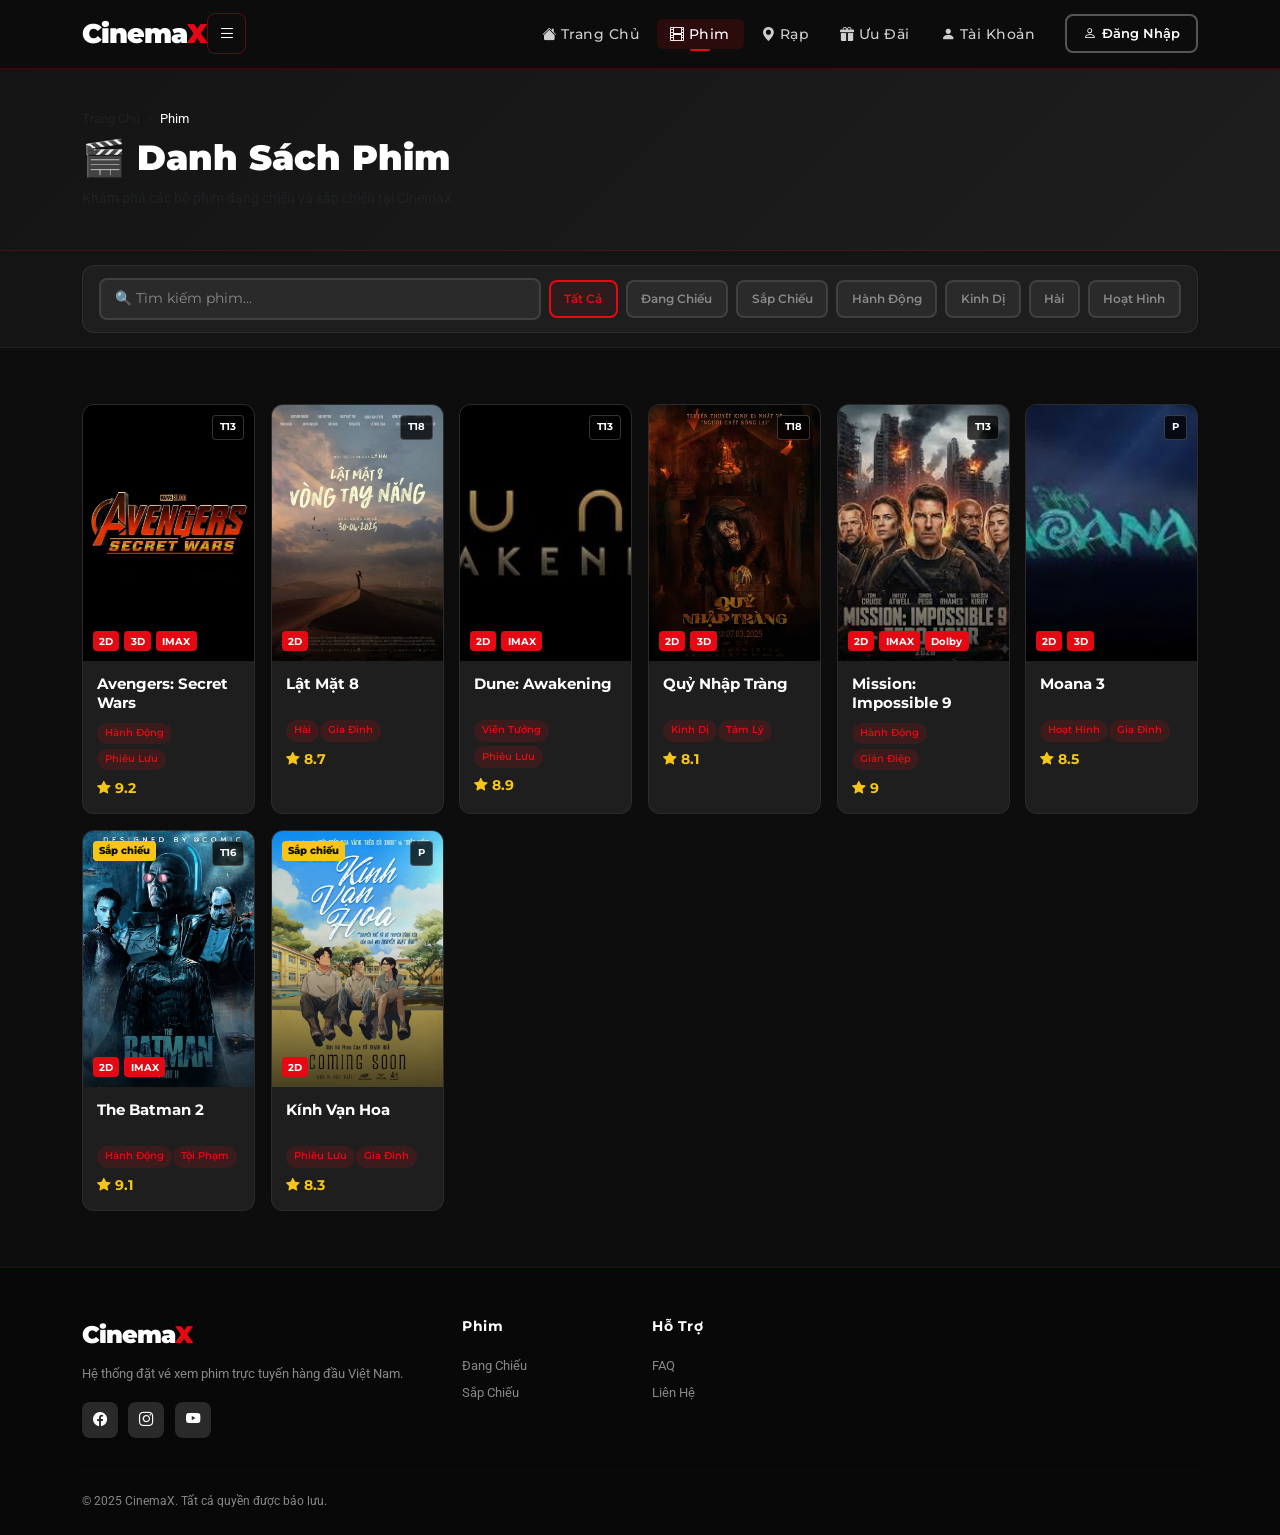
<file: movies.html>
<!DOCTYPE html>
<html lang="vi">
<head>
  <meta charset="UTF-8">
  <meta name="viewport" content="width=device-width, initial-scale=1.0">
  <title>Danh Sách Phim – CinemaX</title>
  <link href="https://cdn.jsdelivr.net/npm/bootstrap@5.3.2/dist/css/bootstrap.min.css" rel="stylesheet">
  <link href="https://cdn.jsdelivr.net/npm/bootstrap-icons@1.11.3/font/bootstrap-icons.min.css" rel="stylesheet">
  <link rel="stylesheet" href="css/style.css">
  <link rel="stylesheet" href="css/components.css">
</head>
<body data-page="movies">

<!-- NAVBAR -->
<nav class="navbar navbar-cinemex navbar-expand-lg">
  <div class="container">
    <a class="navbar-brand-cx" href="index.html">Cinema<span>X</span></a>
    <button class="navbar-toggler-cx" type="button" data-bs-toggle="collapse" data-bs-target="#navMenu">
      <i class="bi bi-list"></i>
    </button>
    <div class="collapse navbar-collapse" id="navMenu">
      <ul class="navbar-nav ms-auto mb-2 mb-lg-0 align-items-lg-center gap-1">
        <li class="nav-item"><a class="nav-link-cx" href="index.html"><i class="bi bi-house-fill me-1"></i>Trang Chủ</a></li>
        <li class="nav-item"><a class="nav-link-cx active" href="movies.html"><i class="bi bi-film me-1"></i>Phim</a></li>
        <li class="nav-item"><a class="nav-link-cx" href="index.html#cinemasSection"><i class="bi bi-geo-alt-fill me-1"></i>Rạp</a></li>
        <li class="nav-item"><a class="nav-link-cx" href="promotions.html"><i class="bi bi-gift-fill me-1"></i>Ưu Đãi</a></li>
        <li class="nav-item"><a class="nav-link-cx" href="account.html"><i class="bi bi-person-fill me-1"></i>Tài Khoản</a></li>
      </ul>
      <div class="ms-lg-3 d-flex align-items-center gap-2 mt-2 mt-lg-0" id="navAuthWrap">
        <!-- Rendered by navbar.js -->
        <a href="account.html" class="btn-cx-outline" style="padding:.45rem 1rem;font-size:.82rem;text-decoration:none">
          <i class="bi bi-person"></i>Đăng Nhập
        </a>
      </div>
    </div>
  </div>
</nav>

<!-- PAGE HEADER -->
<div style="background:linear-gradient(135deg,var(--dark2),var(--dark3));padding:2.5rem 0 1.5rem;border-bottom:1px solid rgba(229,9,20,.2)">
  <div class="container">
    <nav aria-label="breadcrumb" style="--bs-breadcrumb-divider:'›'">
      <ol class="breadcrumb" style="font-size:.8rem;color:var(--muted);margin-bottom:.5rem">
        <li class="breadcrumb-item"><a href="index.html" class="text-muted">Trang Chủ</a></li>
        <li class="breadcrumb-item active text-white">Phim</li>
      </ol>
    </nav>
    <h1 style="font-family:var(--font-main);font-size:clamp(1.5rem,4vw,2.2rem);font-weight:900;color:var(--white)">
      🎬 Danh Sách Phim
    </h1>
    <p class="text-muted" style="font-size:.88rem">Khám phá các bộ phim đang chiếu và sắp chiếu tại CinemaX</p>
  </div>
</div>

<!-- FILTER BAR -->
<div style="background:var(--dark2);border-bottom:1px solid rgba(255,255,255,.06);padding:.9rem 0">
  <div class="container">
    <div class="filter-bar">
      <input type="text" class="search-input-cx" id="movieSearch" placeholder="🔍 Tìm kiếm phim...">
      <div class="d-flex gap-2 flex-wrap">
        <button class="filter-btn active" data-genre="all">Tất Cả</button>
        <button class="filter-btn" data-genre="showing">Đang Chiếu</button>
        <button class="filter-btn" data-genre="coming">Sắp Chiếu</button>
        <button class="filter-btn" data-genre="Hành Động">Hành Động</button>
        <button class="filter-btn" data-genre="Kinh Dị">Kinh Dị</button>
        <button class="filter-btn" data-genre="Hài">Hài</button>
        <button class="filter-btn" data-genre="Hoạt Hình">Hoạt Hình</button>
      </div>
    </div>
  </div>
</div>

<!-- MOVIES GRID -->
<section class="section-cx">
  <div class="container">
    <div class="row g-3" id="moviesListGrid" style="position:relative;isolation:isolate">
      <!-- Rendered by JS -->
    </div>
  </div>
</section>

<!-- FOOTER -->
<footer class="footer-cx">
  <div class="container">
    <div class="row g-4">
      <div class="col-md-4">
        <div class="footer-brand">Cinema<span>X</span></div>
        <p class="footer-desc">Hệ thống đặt vé xem phim trực tuyến hàng đầu Việt Nam.</p>
        <div class="mt-3">
          <a href="#" class="social-icon"><i class="bi bi-facebook"></i></a>
          <a href="#" class="social-icon"><i class="bi bi-instagram"></i></a>
          <a href="#" class="social-icon"><i class="bi bi-youtube"></i></a>
        </div>
      </div>
      <div class="col-6 col-md-2">
        <div class="footer-title">Phim</div>
        <a href="movies.html" class="footer-link">Đang Chiếu</a>
        <a href="movies.html" class="footer-link">Sắp Chiếu</a>
      </div>
      <div class="col-6 col-md-2">
        <div class="footer-title">Hỗ Trợ</div>
        <a href="#" class="footer-link">FAQ</a>
        <a href="#" class="footer-link">Liên Hệ</a>
      </div>
    </div>
    <hr class="footer-divider">
    <div class="footer-bottom">© 2025 CinemaX. Tất cả quyền được bảo lưu.</div>
  </div>
</footer>

<button class="scroll-top-btn" id="scrollTopBtn"><i class="bi bi-chevron-up"></i></button>

<script src="https://cdn.jsdelivr.net/npm/bootstrap@5.3.2/dist/js/bootstrap.bundle.min.js"></script>
<script src="js/navbar.js"></script>
<script src="js/data.js"></script>
<script src="js/main.js"></script>
<script src="js/booking.js"></script>
</body>
</html>
</file>
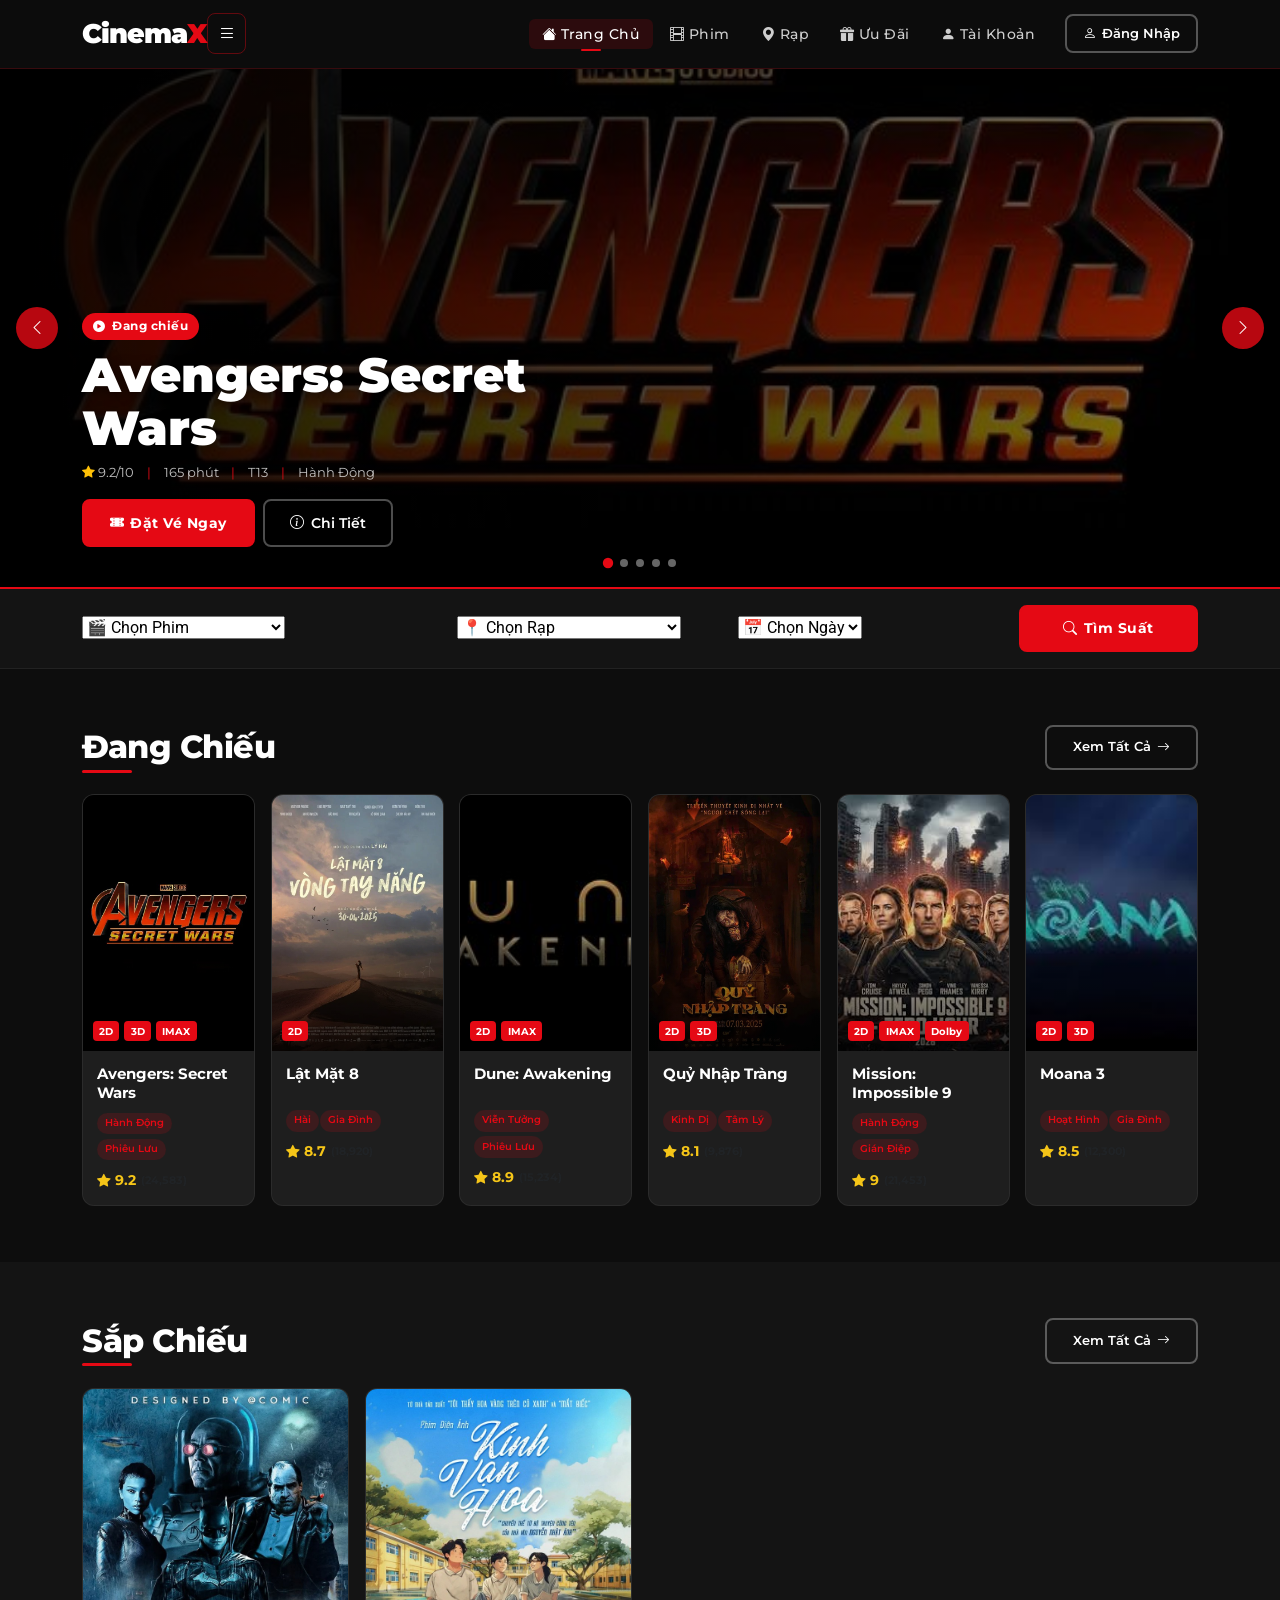
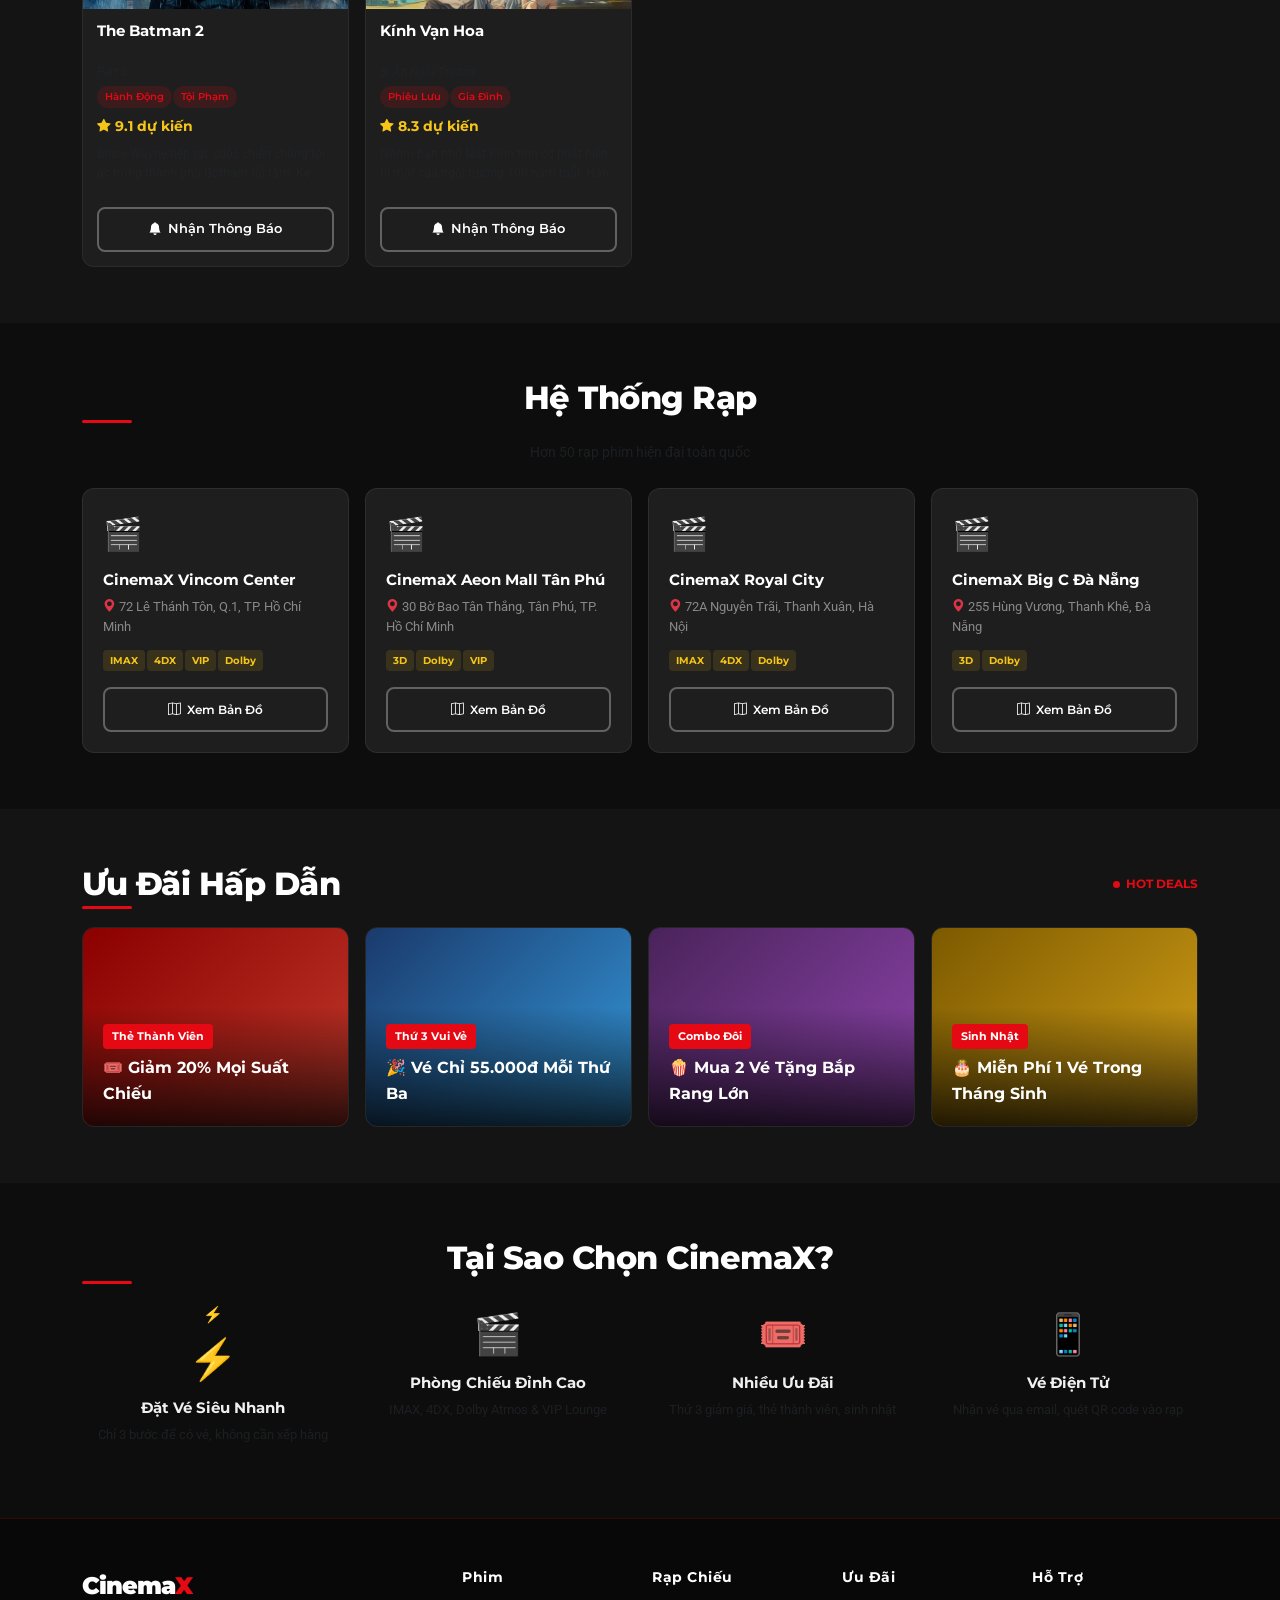
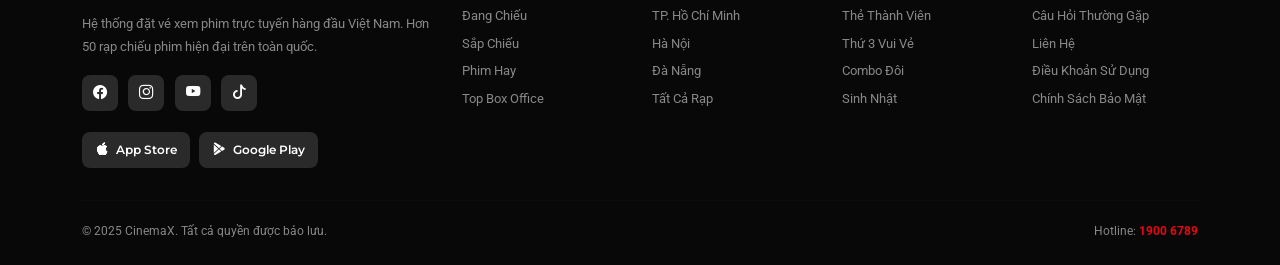
<file: payment.html>
<!DOCTYPE html>
<html lang="vi">
<head>
  <meta charset="UTF-8">
  <meta name="viewport" content="width=device-width, initial-scale=1.0">
  <title>Thanh Toán – CinemaX</title>
  <link href="https://cdn.jsdelivr.net/npm/bootstrap@5.3.2/dist/css/bootstrap.min.css" rel="stylesheet">
  <link href="https://cdn.jsdelivr.net/npm/bootstrap-icons@1.11.3/font/bootstrap-icons.min.css" rel="stylesheet">
  <link rel="stylesheet" href="css/style.css">
  <link rel="stylesheet" href="css/components.css">
</head>
<body data-page="payment">

<!-- NAVBAR -->
<nav class="navbar navbar-cinemex navbar-expand-lg">
  <div class="container">
    <a class="navbar-brand-cx" href="index.html">Cinema<span>X</span></a>
    <div class="ms-auto d-flex align-items-center gap-2" style="font-size:.8rem;color:var(--muted);font-family:var(--font-main)">
      <i class="bi bi-shield-lock-fill text-danger"></i>
      <span>Thanh toán an toàn</span>
    </div>
  </div>
</nav>

<!-- STEP BAR -->
<div class="steps-bar">
  <div class="container">
    <div class="steps-list">
      <div class="step-item done">
        <div class="step-inner">
          <div class="step-num">✓</div>
          <span class="step-label">Chọn Ghế</span>
        </div>
      </div>
      <div class="step-sep"></div>
      <div class="step-item done">
        <div class="step-inner">
          <div class="step-num">✓</div>
          <span class="step-label">Bắp & Nước</span>
        </div>
      </div>
      <div class="step-sep"></div>
      <div class="step-item active">
        <div class="step-inner">
          <div class="step-num">3</div>
          <span class="step-label">Thanh Toán</span>
        </div>
      </div>
      <div class="step-sep"></div>
      <div class="step-item">
        <div class="step-inner">
          <div class="step-num">4</div>
          <span class="step-label">Xác Nhận</span>
        </div>
      </div>
    </div>
  </div>
</div>

<!-- MAIN -->
<section class="section-cx">
  <div class="container">
    <div class="row g-4">

      <!-- Left: Form -->
      <div class="col-lg-7">
        <!-- Customer Info -->
        <div class="payment-form-card mb-4">
          <h5 style="font-family:var(--font-main);font-weight:800;color:var(--white);margin-bottom:1.25rem">
            <i class="bi bi-person-fill text-danger"></i> Thông Tin Người Mua
          </h5>
          <div class="form-cx row g-3">
            <div class="col-md-6">
              <label>HỌ VÀ TÊN *</label>
              <input type="text" class="input-cx" id="payerName" placeholder="Nguyễn Văn A">
            </div>
            <div class="col-md-6">
              <label>SỐ ĐIỆN THOẠI *</label>
              <input type="tel" class="input-cx" id="payerPhone" placeholder="0901 234 567">
            </div>
            <div class="col-12">
              <label>EMAIL *</label>
              <input type="email" class="input-cx" id="payerEmail" placeholder="example@email.com">
              <small class="text-muted" style="font-size:.73rem;margin-top:.3rem;display:block">
                <i class="bi bi-info-circle"></i> Vé điện tử sẽ được gửi tới email này
              </small>
            </div>
          </div>
        </div>

        <!-- Payment Method -->
        <div class="payment-form-card mb-4">
          <h5 style="font-family:var(--font-main);font-weight:800;color:var(--white);margin-bottom:1.25rem">
            <i class="bi bi-credit-card-fill text-danger"></i> Phương Thức Thanh Toán
          </h5>
          <div class="pay-methods" id="payMethodsWrap"></div>

          <!-- Card fields (hidden by default) -->
          <div id="cardFields" style="display:none;margin-top:1rem">
            <div class="form-cx row g-3">
              <div class="col-12">
                <label>SỐ THẺ</label>
                <input type="text" class="input-cx" placeholder="1234 5678 9012 3456" maxlength="19">
              </div>
              <div class="col-6">
                <label>NGÀY HẾT HẠN</label>
                <input type="text" class="input-cx" placeholder="MM/YY" maxlength="5">
              </div>
              <div class="col-6">
                <label>CVV</label>
                <input type="text" class="input-cx" placeholder="123" maxlength="3">
              </div>
              <div class="col-12">
                <label>TÊN TRÊN THẺ</label>
                <input type="text" class="input-cx" placeholder="NGUYEN VAN A">
              </div>
            </div>
          </div>
        </div>

        <!-- Promo code -->
        <div class="payment-form-card mb-4">
          <h5 style="font-family:var(--font-main);font-weight:800;color:var(--white);margin-bottom:1rem;font-size:.92rem">
            <i class="bi bi-tag-fill text-warning"></i> Mã Ưu Đãi
          </h5>
          <div class="d-flex gap-2">
            <input type="text" class="input-cx flex-grow-1" id="promoCode" placeholder="Nhập mã giảm giá (VD: CINEMEX20)">
            <button class="btn-cx-outline" style="white-space:nowrap;flex-shrink:0" onclick="applyPromo()">
              Áp Dụng
            </button>
          </div>
        </div>

        <!-- Terms -->
        <div class="form-check mb-4">
          <input class="form-check-input" type="checkbox" id="agreeTerms">
          <label class="form-check-label" for="agreeTerms" style="font-size:.82rem;color:var(--muted)">
            Tôi đồng ý với <a href="#" style="color:var(--red)">Điều Khoản Sử Dụng</a> và <a href="#" style="color:var(--red)">Chính Sách Bảo Mật</a> của CinemaX
          </label>
        </div>

        <!-- Pay button -->
        <button class="btn-cx-primary w-100 justify-content-center py-3" id="btnPay" style="font-size:1rem;border-radius:12px">
          <i class="bi bi-lock-fill"></i>Thanh Toán Ngay
        </button>

        <div class="d-flex align-items-center justify-content-center gap-2 mt-2" style="font-size:.75rem;color:var(--muted)">
          <i class="bi bi-shield-check text-success"></i>
          Bảo mật bởi SSL 256-bit · Thông tin được mã hóa
        </div>
      </div>

      <!-- Right: Order Summary -->
      <div class="col-lg-5">
        <div class="order-summary" id="orderSummary">
          <div class="text-center py-4 text-muted">
            <div class="spinner-border spinner-border-sm text-danger"></div>
            <div class="mt-2">Đang tải thông tin đặt vé…</div>
          </div>
        </div>
        <!-- Guaranteed -->
        <div class="cinema-card mt-3 text-center">
          <div style="font-size:1.8rem mb-1">🔒</div>
          <div style="font-size:1.8rem;margin-bottom:.4rem">🔒</div>
          <div style="font-family:var(--font-main);font-size:.82rem;font-weight:700;color:var(--white)">Đặt Vé An Toàn</div>
          <p class="text-muted" style="font-size:.75rem;margin-top:.3rem">Thông tin của bạn được bảo mật tuyệt đối. Hoàn tiền 100% nếu hệ thống lỗi.</p>
        </div>
      </div>

    </div>
  </div>
</section>

<script src="https://cdn.jsdelivr.net/npm/bootstrap@5.3.2/dist/js/bootstrap.bundle.min.js"></script>
<script src="js/navbar.js"></script>
<script src="js/data.js"></script>
<script src="js/main.js"></script>
<script src="js/booking.js"></script>
<script>
function applyPromo() {
  const bk = window.__bkPay;
  if (!bk) return;

  // Chỉ cho phép áp mã 1 lần
  if (bk.discountApplied) {
    showToast("⚠ Bạn đã áp dụng mã giảm giá rồi!", "default");
    return;
  }

  const code = document.getElementById("promoCode").value.trim().toUpperCase();

  const PROMOS = {
    "CINEMEX20": { pct: 20, msg: "🎉 Áp dụng mã giảm 20% thành công!" },
    "THUBA":     { pct: 30, msg: "🎉 Vé thứ ba giảm 30%!" },
    "MORNING50": { pct: 50, msg: "🎉 Suất sáng giảm 50% thành công!" },
  };

  const promo = PROMOS[code];
  if (!promo) {
    showToast("⚠ Mã không hợp lệ hoặc đã hết hạn", "default");
    return;
  }

  // Tính và áp dụng giảm giá
  const discountAmount = Math.round(bk.total * promo.pct / 100);
  bk.total          -= discountAmount;
  bk.discountApplied = true;
  bk.discountCode    = code;
  bk.discountAmount  = discountAmount;

  // Lưu lại
  localStorage.setItem("cx_booking_current", JSON.stringify(bk));

  // Cập nhật UI: re-render order summary
  renderOrderSummary(bk);

  // Cập nhật nút thanh toán
  const btn = document.getElementById("btnPay");
  if (btn && !btn.disabled) {
    btn.textContent = `Thanh Toán ${formatVND(bk.total)}`;
  }

  showToast(promo.msg, "success");
}
</script>
</body>
</html>
</file>
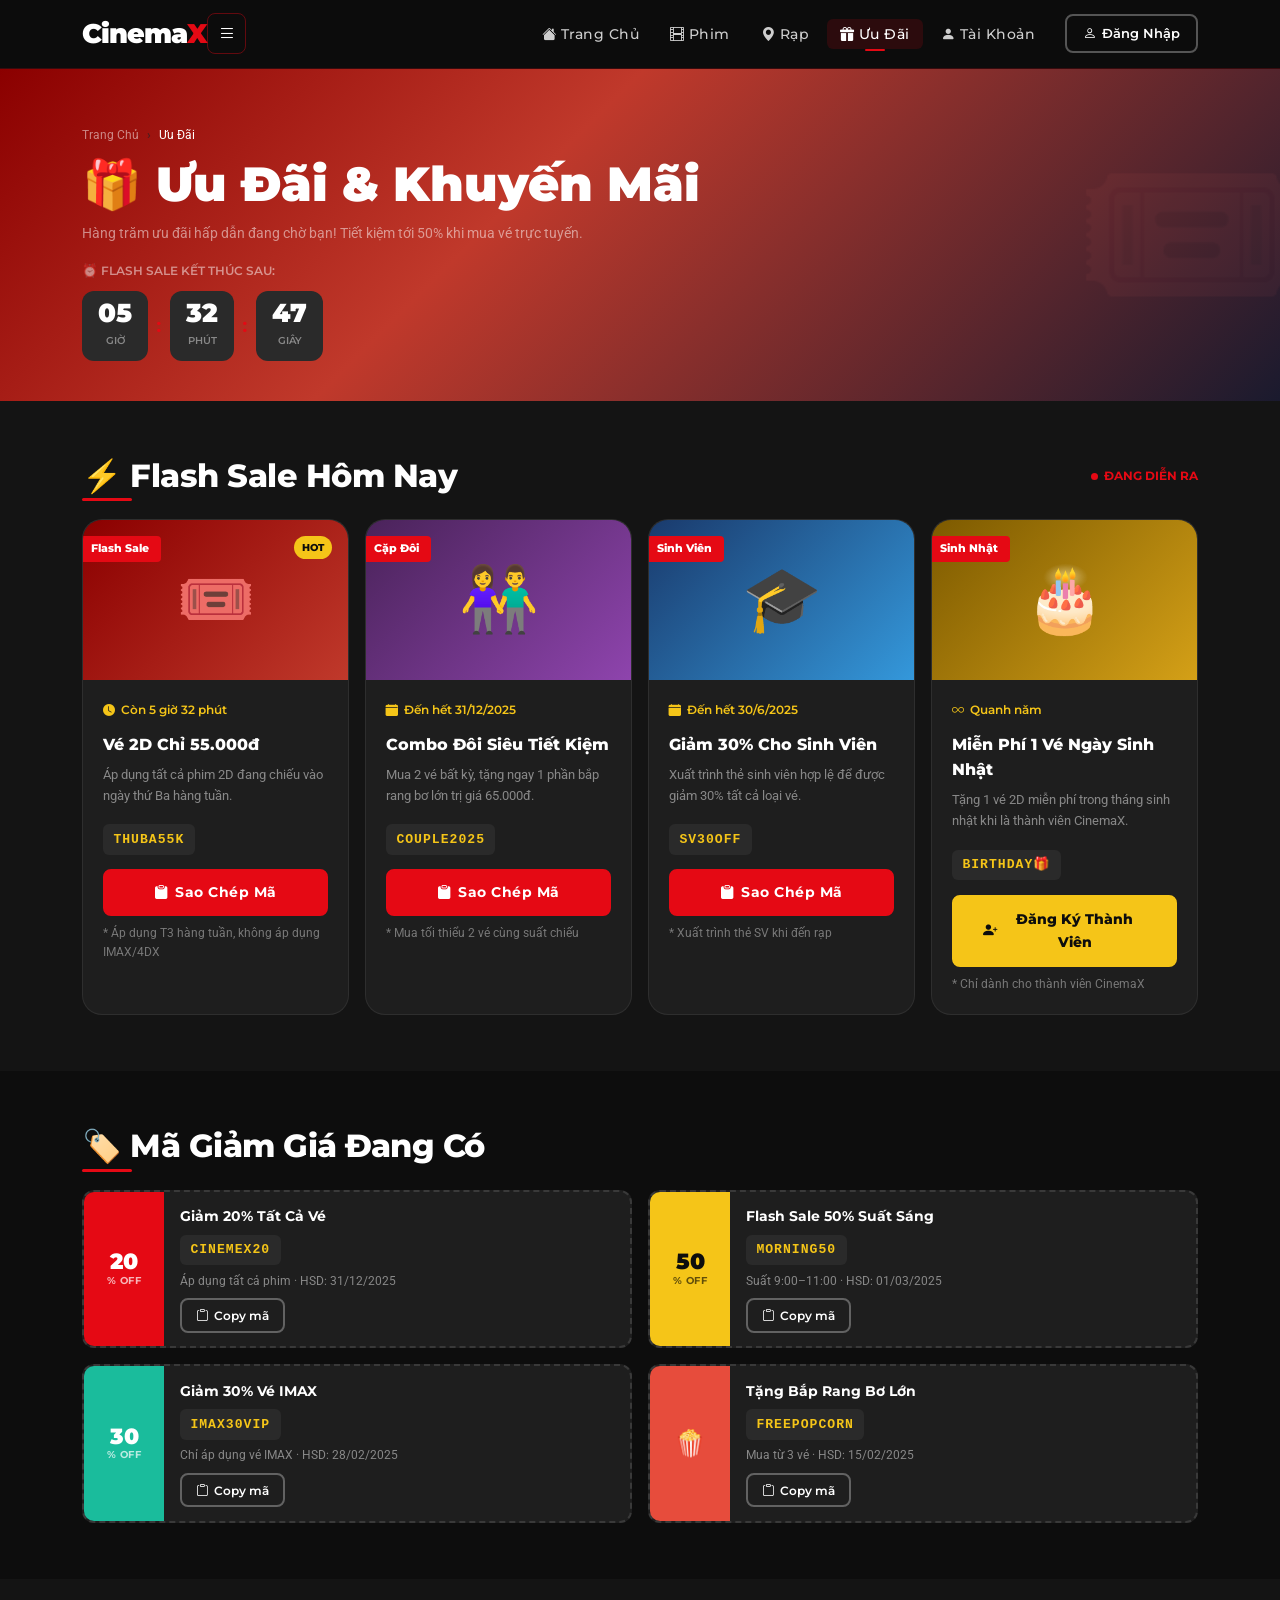
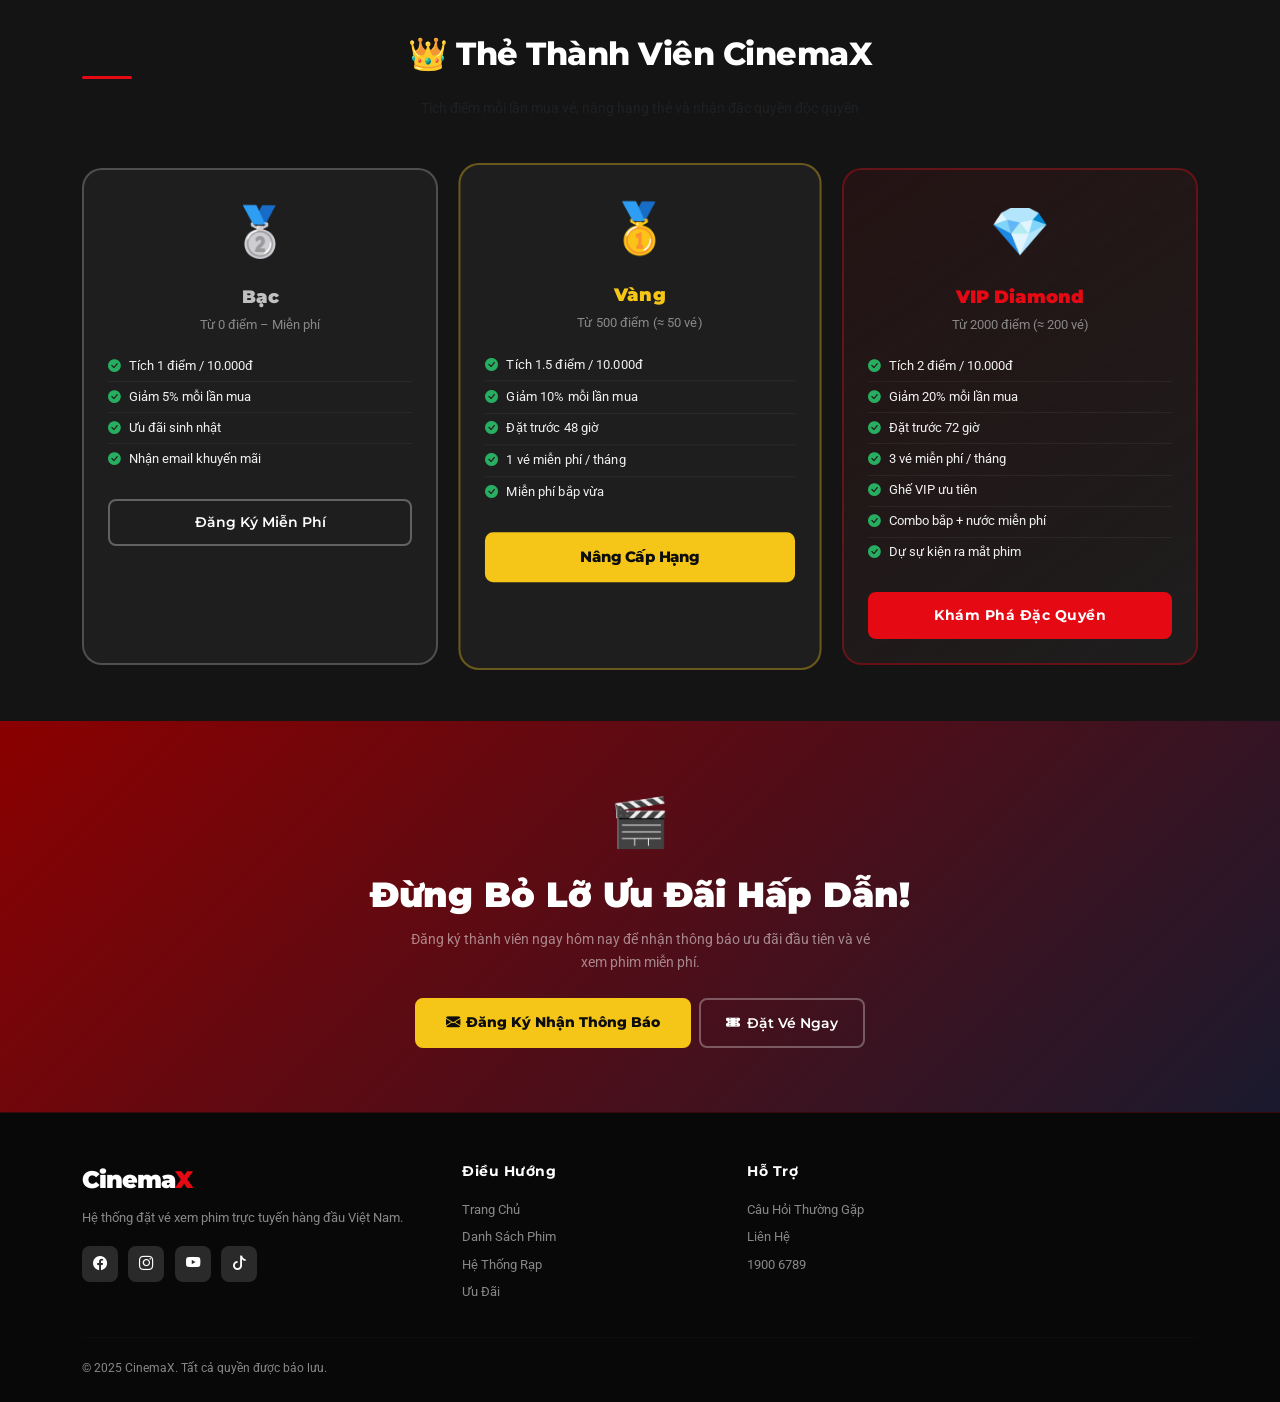
<file: promotions.html>
<!DOCTYPE html>
<html lang="vi">
<head>
  <meta charset="UTF-8">
  <meta name="viewport" content="width=device-width, initial-scale=1.0">
  <title>Ưu Đãi & Khuyến Mãi – CinemaX</title>
  <link href="https://cdn.jsdelivr.net/npm/bootstrap@5.3.2/dist/css/bootstrap.min.css" rel="stylesheet">
  <link href="https://cdn.jsdelivr.net/npm/bootstrap-icons@1.11.3/font/bootstrap-icons.min.css" rel="stylesheet">
  <link rel="stylesheet" href="css/style.css">
  <link rel="stylesheet" href="css/components.css">
  <style>
    .promo-hero {
      background: linear-gradient(135deg, #8B0000 0%, #c0392b 40%, #1a1a2e 100%);
      padding: 3.5rem 0 2.5rem;
      position: relative; overflow: hidden;
    }
    .promo-hero::before {
      content: '🎟️';
      position: absolute; right: -2rem; top: 50%;
      transform: translateY(-50%);
      font-size: 12rem; opacity: .06;
    }
    .deal-card {
      background: var(--dark3);
      border-radius: var(--radius-lg);
      overflow: hidden;
      border: 1px solid rgba(255,255,255,.07);
      transition: all var(--transition);
      height: 100%;
    }
    .deal-card:hover {
      transform: translateY(-5px);
      box-shadow: var(--shadow);
      border-color: rgba(229,9,20,.3);
    }
    .deal-banner {
      height: 160px;
      display: flex; align-items: center; justify-content: center;
      font-size: 4rem; position: relative; overflow: hidden;
    }
    .deal-tag {
      position: absolute; top: 1rem; left: 0;
      background: var(--red); color: var(--white);
      font-family: var(--font-main); font-size: .68rem; font-weight: 800;
      padding: .25rem .75rem .25rem .5rem;
      border-radius: 0 4px 4px 0;
    }
    .deal-badge-hot {
      position: absolute; top: 1rem; right: 1rem;
      background: var(--gold); color: var(--dark);
      font-family: var(--font-main); font-size: .65rem; font-weight: 800;
      padding: .2rem .5rem; border-radius: 20px;
      animation: pulse-badge 1.5s ease-in-out infinite;
    }
    @keyframes pulse-badge { 0%,100%{transform:scale(1)} 50%{transform:scale(1.08)} }
    .deal-body { padding: 1.25rem; }
    .deal-title {
      font-family: var(--font-main); font-size: 1rem; font-weight: 800;
      color: var(--white); margin-bottom: .4rem;
    }
    .deal-desc { font-size: .82rem; color: var(--muted); line-height: 1.6; margin-bottom: .75rem; }
    .deal-conditions { font-size: .75rem; color: rgba(255,255,255,.4); margin-top: .5rem; }
    .deal-expiry {
      display: flex; align-items: center; gap: .35rem;
      font-size: .75rem; color: var(--gold); font-family: var(--font-main); font-weight: 600;
      margin-bottom: .75rem;
    }
    .member-tier-card {
      background: var(--dark3); border-radius: var(--radius-lg);
      padding: 1.5rem; text-align: center;
      border: 2px solid rgba(255,255,255,.07);
      transition: all var(--transition); height: 100%;
    }
    .member-tier-card:hover { transform: translateY(-4px); box-shadow: var(--shadow-sm); }
    .tier-silver { border-color: rgba(192,192,192,.3); }
    .tier-gold   { border-color: rgba(245,197,24,.35); }
    .tier-vip    { border-color: rgba(229,9,20,.35);
                   background: linear-gradient(145deg, rgba(229,9,20,.08), var(--dark3)); }
    .tier-icon { font-size: 3rem; margin-bottom: .75rem; display: block; }
    .tier-name {
      font-family: var(--font-main); font-size: 1.1rem; font-weight: 900;
      margin-bottom: .25rem;
    }
    .tier-silver .tier-name { color: #c0c0c0; }
    .tier-gold   .tier-name { color: var(--gold); }
    .tier-vip    .tier-name { color: var(--red); }
    .tier-condition { font-size: .8rem; color: var(--muted); margin-bottom: 1rem; }
    .tier-benefit {
      display: flex; align-items: center; gap: .5rem;
      font-size: .8rem; color: var(--light); padding: .3rem 0;
      border-bottom: 1px solid rgba(255,255,255,.05);
      text-align: left;
    }
    .tier-benefit:last-child { border-bottom: none; }
    .tier-benefit i { color: #27ae60; flex-shrink: 0; }
    .countdown-box {
      background: var(--dark4); border-radius: var(--radius);
      padding: .6rem 1rem; text-align: center; min-width: 60px;
    }
    .countdown-num {
      font-family: var(--font-main); font-size: 1.6rem; font-weight: 900;
      color: var(--white); display: block; line-height: 1;
    }
    .countdown-label { font-size: .65rem; color: var(--muted); font-family: var(--font-main); font-weight: 600; }
    .voucher-card {
      background: var(--dark3); border-radius: var(--radius);
      border: 2px dashed rgba(255,255,255,.12);
      display: flex; overflow: hidden;
      transition: all var(--transition);
    }
    .voucher-card:hover { border-color: rgba(229,9,20,.4); }
    .voucher-left {
      background: var(--red); width: 80px;
      display: flex; flex-direction: column; align-items: center; justify-content: center;
      padding: 1rem .5rem; flex-shrink: 0;
    }
    .voucher-pct { font-family: var(--font-main); font-size: 1.4rem; font-weight: 900; color: var(--white); line-height: 1; }
    .voucher-off { font-size: .6rem; font-family: var(--font-main); font-weight: 700; color: rgba(255,255,255,.7); letter-spacing:.5px }
    .voucher-right { padding: .85rem 1rem; flex: 1; }
    .voucher-name { font-family: var(--font-main); font-size: .9rem; font-weight: 700; color: var(--white); }
    .voucher-code {
      background: var(--dark4); border-radius: 6px; padding: .3rem .65rem;
      font-family: 'Courier New', monospace; font-size: .82rem; font-weight: 700;
      color: var(--gold); display: inline-block; margin: .4rem 0; letter-spacing: 1px;
    }
    .voucher-note { font-size: .73rem; color: var(--muted); }
  </style>
</head>
<body>

<!-- NAVBAR -->
<nav class="navbar navbar-cinemex navbar-expand-lg">
  <div class="container">
    <a class="navbar-brand-cx" href="index.html">Cinema<span>X</span></a>
    <button class="navbar-toggler-cx" type="button" data-bs-toggle="collapse" data-bs-target="#navMenu">
      <i class="bi bi-list"></i>
    </button>
    <div class="collapse navbar-collapse" id="navMenu">
      <ul class="navbar-nav ms-auto mb-2 mb-lg-0 align-items-lg-center gap-1">
        <li class="nav-item"><a class="nav-link-cx" href="index.html"><i class="bi bi-house-fill me-1"></i>Trang Chủ</a></li>
        <li class="nav-item"><a class="nav-link-cx" href="movies.html"><i class="bi bi-film me-1"></i>Phim</a></li>
        <li class="nav-item"><a class="nav-link-cx" href="index.html#cinemasSection"><i class="bi bi-geo-alt-fill me-1"></i>Rạp</a></li>
        <li class="nav-item"><a class="nav-link-cx active" href="promotions.html"><i class="bi bi-gift-fill me-1"></i>Ưu Đãi</a></li>
        <li class="nav-item"><a class="nav-link-cx" href="account.html"><i class="bi bi-person-fill me-1"></i>Tài Khoản</a></li>
      </ul>
      <div class="ms-lg-3 d-flex align-items-center gap-2 mt-2 mt-lg-0" id="navAuthWrap">
        <!-- Rendered by navbar.js -->
        <a href="account.html" class="btn-cx-outline" style="padding:.45rem 1rem;font-size:.82rem;text-decoration:none">
          <i class="bi bi-person"></i>Đăng Nhập
        </a>
      </div>
    </div>
  </div>
</nav>

<!-- HERO -->
<section class="promo-hero">
  <div class="container position-relative" style="z-index:2">
    <nav aria-label="breadcrumb" style="--bs-breadcrumb-divider:'›'">
      <ol class="breadcrumb" style="font-size:.78rem;margin-bottom:.75rem">
        <li class="breadcrumb-item"><a href="index.html" class="text-white-50">Trang Chủ</a></li>
        <li class="breadcrumb-item active text-white">Ưu Đãi</li>
      </ol>
    </nav>
    <h1 style="font-family:var(--font-main);font-weight:900;font-size:clamp(1.8rem,5vw,3rem);color:var(--white);margin-bottom:.5rem">
      🎁 Ưu Đãi & Khuyến Mãi
    </h1>
    <p class="text-white-50" style="font-size:.9rem;max-width:520px">
      Hàng trăm ưu đãi hấp dẫn đang chờ bạn! Tiết kiệm tới 50% khi mua vé trực tuyến.
    </p>
    <!-- Countdown -->
    <div class="mt-3">
      <div class="text-white-50" style="font-size:.78rem;font-family:var(--font-main);font-weight:600;margin-bottom:.6rem">
        ⏰ FLASH SALE KẾT THÚC SAU:
      </div>
      <div class="d-flex gap-2 align-items-center">
        <div class="countdown-box"><span class="countdown-num" id="cdHours">05</span><span class="countdown-label">GIỜ</span></div>
        <span style="color:var(--red);font-weight:900;font-size:1.2rem">:</span>
        <div class="countdown-box"><span class="countdown-num" id="cdMins">32</span><span class="countdown-label">PHÚT</span></div>
        <span style="color:var(--red);font-weight:900;font-size:1.2rem">:</span>
        <div class="countdown-box"><span class="countdown-num" id="cdSecs">48</span><span class="countdown-label">GIÂY</span></div>
      </div>
    </div>
  </div>
</section>

<!-- FLASH SALE -->
<section class="section-cx section-dark">
  <div class="container">
    <div class="d-flex justify-content-between align-items-center mb-4 flex-wrap gap-2">
      <h2 class="section-title mb-0">⚡ Flash Sale Hôm Nay</h2>
      <span class="badge-live">ĐANG DIỄN RA</span>
    </div>
    <div class="row g-3">
      <div class="col-sm-6 col-lg-3">
        <div class="deal-card">
          <div class="deal-banner" style="background:linear-gradient(135deg,#8B0000,#c0392b)">
            🎟️
            <span class="deal-tag">Flash Sale</span>
            <span class="deal-badge-hot">HOT</span>
          </div>
          <div class="deal-body">
            <div class="deal-expiry"><i class="bi bi-clock-fill"></i>Còn 5 giờ 32 phút</div>
            <div class="deal-title">Vé 2D Chỉ 55.000đ</div>
            <div class="deal-desc">Áp dụng tất cả phim 2D đang chiếu vào ngày thứ Ba hàng tuần.</div>
            <div class="voucher-code">THUBA55K</div>
            <button class="btn-cx-primary w-100 justify-content-center mt-2"
              onclick="copyCode('THUBA55K')">
              <i class="bi bi-clipboard-fill"></i>Sao Chép Mã
            </button>
            <div class="deal-conditions">* Áp dụng T3 hàng tuần, không áp dụng IMAX/4DX</div>
          </div>
        </div>
      </div>
      <div class="col-sm-6 col-lg-3">
        <div class="deal-card">
          <div class="deal-banner" style="background:linear-gradient(135deg,#4a235a,#8e44ad)">
            👫
            <span class="deal-tag">Cặp Đôi</span>
          </div>
          <div class="deal-body">
            <div class="deal-expiry"><i class="bi bi-calendar-fill"></i>Đến hết 31/12/2025</div>
            <div class="deal-title">Combo Đôi Siêu Tiết Kiệm</div>
            <div class="deal-desc">Mua 2 vé bất kỳ, tặng ngay 1 phần bắp rang bơ lớn trị giá 65.000đ.</div>
            <div class="voucher-code">COUPLE2025</div>
            <button class="btn-cx-primary w-100 justify-content-center mt-2"
              onclick="copyCode('COUPLE2025')">
              <i class="bi bi-clipboard-fill"></i>Sao Chép Mã
            </button>
            <div class="deal-conditions">* Mua tối thiểu 2 vé cùng suất chiếu</div>
          </div>
        </div>
      </div>
      <div class="col-sm-6 col-lg-3">
        <div class="deal-card">
          <div class="deal-banner" style="background:linear-gradient(135deg,#1a3a6c,#3498db)">
            🎓
            <span class="deal-tag">Sinh Viên</span>
          </div>
          <div class="deal-body">
            <div class="deal-expiry"><i class="bi bi-calendar-fill"></i>Đến hết 30/6/2025</div>
            <div class="deal-title">Giảm 30% Cho Sinh Viên</div>
            <div class="deal-desc">Xuất trình thẻ sinh viên hợp lệ để được giảm 30% tất cả loại vé.</div>
            <div class="voucher-code">SV30OFF</div>
            <button class="btn-cx-primary w-100 justify-content-center mt-2"
              onclick="copyCode('SV30OFF')">
              <i class="bi bi-clipboard-fill"></i>Sao Chép Mã
            </button>
            <div class="deal-conditions">* Xuất trình thẻ SV khi đến rạp</div>
          </div>
        </div>
      </div>
      <div class="col-sm-6 col-lg-3">
        <div class="deal-card">
          <div class="deal-banner" style="background:linear-gradient(135deg,#7d5a00,#d4a017)">
            🎂
            <span class="deal-tag">Sinh Nhật</span>
          </div>
          <div class="deal-body">
            <div class="deal-expiry"><i class="bi bi-infinity"></i> Quanh năm</div>
            <div class="deal-title">Miễn Phí 1 Vé Ngày Sinh Nhật</div>
            <div class="deal-desc">Tặng 1 vé 2D miễn phí trong tháng sinh nhật khi là thành viên CinemaX.</div>
            <div class="voucher-code">BIRTHDAY🎁</div>
            <button class="btn-cx-gold w-100 justify-content-center mt-2"
              onclick="showToast('🎂 Đăng ký thành viên để nhận ưu đãi sinh nhật!','info')">
              <i class="bi bi-person-plus-fill"></i>Đăng Ký Thành Viên
            </button>
            <div class="deal-conditions">* Chỉ dành cho thành viên CinemaX</div>
          </div>
        </div>
      </div>
    </div>
  </div>
</section>

<!-- VOUCHER LIST -->
<section class="section-cx">
  <div class="container">
    <h2 class="section-title mb-4">🏷️ Mã Giảm Giá Đang Có</h2>
    <div class="row g-3">
      <!-- Voucher items -->
      <div class="col-md-6">
        <div class="voucher-card">
          <div class="voucher-left">
            <div class="voucher-pct">20</div>
            <div class="voucher-off">% OFF</div>
          </div>
          <div class="voucher-right">
            <div class="voucher-name">Giảm 20% Tất Cả Vé</div>
            <span class="voucher-code">CINEMEX20</span>
            <div class="voucher-note">Áp dụng tất cả phim · HSD: 31/12/2025</div>
            <button class="btn-cx-outline mt-2" style="font-size:.75rem;padding:.35rem .85rem" onclick="copyCode('CINEMEX20')">
              <i class="bi bi-clipboard"></i> Copy mã
            </button>
          </div>
        </div>
      </div>
      <div class="col-md-6">
        <div class="voucher-card">
          <div class="voucher-left" style="background:var(--gold)">
            <div class="voucher-pct" style="color:var(--dark)">50</div>
            <div class="voucher-off" style="color:rgba(0,0,0,.6)">% OFF</div>
          </div>
          <div class="voucher-right">
            <div class="voucher-name">Flash Sale 50% Suất Sáng</div>
            <span class="voucher-code">MORNING50</span>
            <div class="voucher-note">Suất 9:00–11:00 · HSD: 01/03/2025</div>
            <button class="btn-cx-outline mt-2" style="font-size:.75rem;padding:.35rem .85rem" onclick="copyCode('MORNING50')">
              <i class="bi bi-clipboard"></i> Copy mã
            </button>
          </div>
        </div>
      </div>
      <div class="col-md-6">
        <div class="voucher-card">
          <div class="voucher-left" style="background:#1abc9c">
            <div class="voucher-pct">30</div>
            <div class="voucher-off">% OFF</div>
          </div>
          <div class="voucher-right">
            <div class="voucher-name">Giảm 30% Vé IMAX</div>
            <span class="voucher-code">IMAX30VIP</span>
            <div class="voucher-note">Chỉ áp dụng vé IMAX · HSD: 28/02/2025</div>
            <button class="btn-cx-outline mt-2" style="font-size:.75rem;padding:.35rem .85rem" onclick="copyCode('IMAX30VIP')">
              <i class="bi bi-clipboard"></i> Copy mã
            </button>
          </div>
        </div>
      </div>
      <div class="col-md-6">
        <div class="voucher-card">
          <div class="voucher-left" style="background:#e74c3c">
            <div style="font-size:1.6rem">🍿</div>
          </div>
          <div class="voucher-right">
            <div class="voucher-name">Tặng Bắp Rang Bơ Lớn</div>
            <span class="voucher-code">FREEPOPCORN</span>
            <div class="voucher-note">Mua từ 3 vé · HSD: 15/02/2025</div>
            <button class="btn-cx-outline mt-2" style="font-size:.75rem;padding:.35rem .85rem" onclick="copyCode('FREEPOPCORN')">
              <i class="bi bi-clipboard"></i> Copy mã
            </button>
          </div>
        </div>
      </div>
    </div>
  </div>
</section>

<!-- MEMBERSHIP TIERS -->
<section class="section-cx section-dark">
  <div class="container">
    <div class="text-center mb-5">
      <h2 class="section-title d-block mx-auto" style="display:block!important">
        👑 Thẻ Thành Viên CinemaX
      </h2>
      <p class="text-muted" style="font-size:.88rem;max-width:500px;margin:0 auto">
        Tích điểm mỗi lần mua vé, nâng hạng thẻ và nhận đặc quyền độc quyền
      </p>
    </div>
    <div class="row g-4 justify-content-center">
      <div class="col-sm-6 col-lg-4">
        <div class="member-tier-card tier-silver">
          <span class="tier-icon">🥈</span>
          <div class="tier-name">Bạc</div>
          <div class="tier-condition">Từ 0 điểm – Miễn phí</div>
          <div class="mt-3">
            <div class="tier-benefit"><i class="bi bi-check-circle-fill"></i>Tích 1 điểm / 10.000đ</div>
            <div class="tier-benefit"><i class="bi bi-check-circle-fill"></i>Giảm 5% mỗi lần mua</div>
            <div class="tier-benefit"><i class="bi bi-check-circle-fill"></i>Ưu đãi sinh nhật</div>
            <div class="tier-benefit"><i class="bi bi-check-circle-fill"></i>Nhận email khuyến mãi</div>
          </div>
          <button class="btn-cx-outline w-100 justify-content-center mt-4"
            onclick="showToast('📝 Đăng ký thẻ Bạc thành công!','success')">
            Đăng Ký Miễn Phí
          </button>
        </div>
      </div>
      <div class="col-sm-6 col-lg-4">
        <div class="member-tier-card tier-gold" style="transform:scale(1.02)">
          <span class="tier-icon">🥇</span>
          <div class="tier-name">Vàng</div>
          <div class="tier-condition">Từ 500 điểm (≈ 50 vé)</div>
          <div class="mt-3">
            <div class="tier-benefit"><i class="bi bi-check-circle-fill"></i>Tích 1.5 điểm / 10.000đ</div>
            <div class="tier-benefit"><i class="bi bi-check-circle-fill"></i>Giảm 10% mỗi lần mua</div>
            <div class="tier-benefit"><i class="bi bi-check-circle-fill"></i>Đặt trước 48 giờ</div>
            <div class="tier-benefit"><i class="bi bi-check-circle-fill"></i>1 vé miễn phí / tháng</div>
            <div class="tier-benefit"><i class="bi bi-check-circle-fill"></i>Miễn phí bắp vừa</div>
          </div>
          <button class="btn-cx-gold w-100 justify-content-center mt-4"
            onclick="showToast('🥇 Tích điểm để đạt hạng Vàng!','info')">
            Nâng Cấp Hạng
          </button>
        </div>
      </div>
      <div class="col-sm-6 col-lg-4">
        <div class="member-tier-card tier-vip">
          <span class="tier-icon">💎</span>
          <div class="tier-name">VIP Diamond</div>
          <div class="tier-condition">Từ 2000 điểm (≈ 200 vé)</div>
          <div class="mt-3">
            <div class="tier-benefit"><i class="bi bi-check-circle-fill"></i>Tích 2 điểm / 10.000đ</div>
            <div class="tier-benefit"><i class="bi bi-check-circle-fill"></i>Giảm 20% mỗi lần mua</div>
            <div class="tier-benefit"><i class="bi bi-check-circle-fill"></i>Đặt trước 72 giờ</div>
            <div class="tier-benefit"><i class="bi bi-check-circle-fill"></i>3 vé miễn phí / tháng</div>
            <div class="tier-benefit"><i class="bi bi-check-circle-fill"></i>Ghế VIP ưu tiên</div>
            <div class="tier-benefit"><i class="bi bi-check-circle-fill"></i>Combo bắp + nước miễn phí</div>
            <div class="tier-benefit"><i class="bi bi-check-circle-fill"></i>Dự sự kiện ra mắt phim</div>
          </div>
          <button class="btn-cx-primary w-100 justify-content-center mt-4"
            onclick="showToast('💎 Tiếp tục tích điểm để đạt VIP Diamond!','info')">
            Khám Phá Đặc Quyền
          </button>
        </div>
      </div>
    </div>
  </div>
</section>

<!-- CTA BANNER -->
<section class="section-cx" style="background:linear-gradient(135deg,#8B0000 0%,#1a1a2e 100%)">
  <div class="container text-center py-2">
    <div style="font-size:3rem;margin-bottom:.75rem">🎬</div>
    <h2 style="font-family:var(--font-main);font-weight:900;font-size:clamp(1.4rem,4vw,2.2rem);color:var(--white);margin-bottom:.75rem">
      Đừng Bỏ Lỡ Ưu Đãi Hấp Dẫn!
    </h2>
    <p class="text-white-50" style="font-size:.9rem;max-width:480px;margin:0 auto 1.5rem">
      Đăng ký thành viên ngay hôm nay để nhận thông báo ưu đãi đầu tiên và vé xem phim miễn phí.
    </p>
    <div class="d-flex gap-2 justify-content-center flex-wrap">
      <button class="btn-cx-gold" onclick="showToast('📧 Đăng ký nhận thông báo thành công!','success')">
        <i class="bi bi-envelope-fill"></i>Đăng Ký Nhận Thông Báo
      </button>
      <a href="movies.html" class="btn-cx-outline">
        <i class="bi bi-ticket-perforated-fill"></i>Đặt Vé Ngay
      </a>
    </div>
  </div>
</section>

<!-- FOOTER -->
<footer class="footer-cx">
  <div class="container">
    <div class="row g-4">
      <div class="col-lg-4 col-md-6">
        <div class="footer-brand">Cinema<span>X</span></div>
        <p class="footer-desc">Hệ thống đặt vé xem phim trực tuyến hàng đầu Việt Nam.</p>
        <div class="mt-3">
          <a href="#" class="social-icon"><i class="bi bi-facebook"></i></a>
          <a href="#" class="social-icon"><i class="bi bi-instagram"></i></a>
          <a href="#" class="social-icon"><i class="bi bi-youtube"></i></a>
          <a href="#" class="social-icon"><i class="bi bi-tiktok"></i></a>
        </div>
      </div>
      <div class="col-6 col-md-3">
        <div class="footer-title">Điều Hướng</div>
        <a href="index.html" class="footer-link">Trang Chủ</a>
        <a href="movies.html" class="footer-link">Danh Sách Phim</a>
        <a href="index.html#cinemasSection" class="footer-link">Hệ Thống Rạp</a>
        <a href="promotions.html" class="footer-link">Ưu Đãi</a>
      </div>
      <div class="col-6 col-md-3">
        <div class="footer-title">Hỗ Trợ</div>
        <a href="#" class="footer-link">Câu Hỏi Thường Gặp</a>
        <a href="#" class="footer-link">Liên Hệ</a>
        <span class="footer-link" style="cursor:default">1900 6789</span>
      </div>
    </div>
    <hr class="footer-divider">
    <div class="footer-bottom">© 2025 CinemaX. Tất cả quyền được bảo lưu.</div>
  </div>
</footer>

<button class="scroll-top-btn" id="scrollTopBtn"><i class="bi bi-chevron-up"></i></button>

<script src="https://cdn.jsdelivr.net/npm/bootstrap@5.3.2/dist/js/bootstrap.bundle.min.js"></script>
<script src="js/navbar.js"></script>
<script src="js/data.js"></script>
<script src="js/main.js"></script>
<script>
// Countdown timer
(function() {
  let total = (5 * 3600) + (32 * 60) + 48;
  function tick() {
    if (total <= 0) return;
    total--;
    const h = Math.floor(total / 3600);
    const m = Math.floor((total % 3600) / 60);
    const s = total % 60;
    const pad = n => String(n).padStart(2, '0');
    document.getElementById('cdHours').textContent = pad(h);
    document.getElementById('cdMins').textContent  = pad(m);
    document.getElementById('cdSecs').textContent  = pad(s);
  }
  setInterval(tick, 1000);
})();

function copyCode(code) {
  if (navigator.clipboard) {
    navigator.clipboard.writeText(code).then(() => showToast(`✅ Đã sao chép mã: ${code}`, 'success'));
  } else {
    showToast(`📋 Mã của bạn: ${code}`, 'info');
  }
}
</script>
</body>
</html>
</file>
<file: css/style.css>
/* ============================================================
   STYLE.CSS – Giao diện chính CinemaX
   ============================================================ */

/* ── Google Font ── */
@import url('https://fonts.googleapis.com/css2?family=Montserrat:wght@400;500;600;700;800;900&family=Roboto:wght@300;400;500&display=swap');

/* ── CSS Variables ── */
:root {
  --red:        #e50914;
  --red-dark:   #b0060f;
  --gold:       #f5c518;
  --dark:       #0d0d0d;
  --dark2:      #141414;
  --dark3:      #1e1e1e;
  --dark4:      #2a2a2a;
  --light:      #f0f0f0;
  --muted:      #888;
  --white:      #ffffff;
  --radius:     12px;
  --radius-lg:  20px;
  --shadow:     0 8px 32px rgba(0,0,0,.45);
  --shadow-sm:  0 4px 12px rgba(0,0,0,.3);
  --transition: .25s ease;
  --font-main:  'Montserrat', sans-serif;
  --font-body:  'Roboto', sans-serif;
}

/* ── Reset & Base ── */
*, *::before, *::after { box-sizing: border-box; margin: 0; padding: 0; }
html { scroll-behavior: smooth; }
body {
  font-family: var(--font-body);
  background: var(--dark);
  color: var(--light);
  line-height: 1.6;
  min-height: 100vh;
  overflow-x: hidden;
}
a { color: inherit; text-decoration: none; }
img { max-width: 100%; display: block; }
button { cursor: pointer; border: none; background: none; font-family: inherit; }
ul { list-style: none; }

/* ── Scrollbar ── */
::-webkit-scrollbar { width: 6px; height: 6px; }
::-webkit-scrollbar-track { background: var(--dark2); }
::-webkit-scrollbar-thumb { background: var(--red); border-radius: 3px; }

/* ── Typography ── */
h1,h2,h3,h4,h5,h6 { font-family: var(--font-main); line-height: 1.2; }
.section-title {
  font-size: clamp(1.4rem,3vw,2rem);
  font-weight: 800;
  letter-spacing: -0.5px;
  color: var(--white);
  position: relative;
  display: inline-block;
  margin-bottom: 1.5rem;
}
.section-title::after {
  content: '';
  position: absolute;
  bottom: -6px; left: 0;
  width: 50px; height: 3px;
  background: var(--red);
  border-radius: 2px;
}

/* ── Utility ── */
.text-red    { color: var(--red); }
.text-gold   { color: var(--gold); }
.text-muted  { color: var(--muted); }
.fw-700      { font-weight: 700; }
.fw-800      { font-weight: 800; }

/* ── NAVBAR ── */
.navbar-cinemex {
  background: rgba(13,13,13,.97);
  backdrop-filter: blur(12px);
  border-bottom: 1px solid rgba(229,9,20,.2);
  padding: .75rem 0;
  position: sticky; top: 0; z-index: 1050;
  transition: box-shadow var(--transition);
}
.navbar-cinemex.scrolled { box-shadow: 0 4px 30px rgba(229,9,20,.15); }

.navbar-brand-cx {
  font-family: var(--font-main);
  font-size: 1.7rem;
  font-weight: 900;
  color: var(--white) !important;
  letter-spacing: -1px;
}
.navbar-brand-cx span { color: var(--red); }

.nav-link-cx {
  color: rgba(255,255,255,.8) !important;
  font-family: var(--font-main);
  font-weight: 500;
  font-size: .88rem;
  letter-spacing: .5px;
  padding: .4rem .85rem !important;
  border-radius: 6px;
  transition: all var(--transition);
  position: relative;
}
.nav-link-cx:hover, .nav-link-cx.active {
  color: var(--white) !important;
  background: rgba(229,9,20,.15);
}
.nav-link-cx.active::after {
  content: '';
  position: absolute;
  bottom: -2px; left: 50%;
  transform: translateX(-50%);
  width: 20px; height: 2px;
  background: var(--red);
  border-radius: 1px;
}
.navbar-toggler-cx {
  border: 1px solid rgba(229,9,20,.4);
  padding: .35rem .6rem;
  border-radius: 8px;
  color: var(--white);
  font-size: 1.1rem;
}
.navbar-toggler-cx:focus { box-shadow: 0 0 0 3px rgba(229,9,20,.25); outline: none; }

/* ── BUTTONS ── */
.btn-cx-primary {
  background: var(--red);
  color: var(--white);
  font-family: var(--font-main);
  font-weight: 700;
  font-size: .88rem;
  letter-spacing: .5px;
  padding: .65rem 1.6rem;
  border-radius: 8px;
  border: 2px solid var(--red);
  transition: all var(--transition);
  display: inline-flex; align-items: center; gap: .4rem;
}
.btn-cx-primary:hover {
  background: var(--red-dark);
  border-color: var(--red-dark);
  color: var(--white);
  transform: translateY(-1px);
  box-shadow: 0 6px 20px rgba(229,9,20,.4);
}
.btn-cx-outline {
  background: transparent;
  color: var(--white);
  font-family: var(--font-main);
  font-weight: 600;
  font-size: .88rem;
  padding: .65rem 1.6rem;
  border-radius: 8px;
  border: 2px solid rgba(255,255,255,.3);
  transition: all var(--transition);
  display: inline-flex; align-items: center; gap: .4rem;
}
.btn-cx-outline:hover {
  border-color: var(--white);
  color: var(--white);
  background: rgba(255,255,255,.08);
  transform: translateY(-1px);
}
.btn-cx-gold {
  background: var(--gold);
  color: var(--dark);
  font-family: var(--font-main);
  font-weight: 800;
  font-size: .9rem;
  padding: .7rem 1.8rem;
  border-radius: 8px;
  border: 2px solid var(--gold);
  transition: all var(--transition);
  display: inline-flex; align-items: center; gap: .4rem;
}
.btn-cx-gold:hover {
  background: #d4a800;
  border-color: #d4a800;
  color: var(--dark);
  transform: translateY(-1px);
  box-shadow: 0 6px 20px rgba(245,197,24,.35);
}

/* ── HERO SLIDER ── */
.hero-slider {
  position: relative;
  height: 520px;
  overflow: hidden;
  border-bottom: 2px solid var(--red);
}
@media (max-width:768px) { .hero-slider { height: 340px; } }

.hero-slide {
  position: absolute; inset: 0;
  display: flex; align-items: flex-end;
  padding: 2.5rem 0;
  opacity: 0;
  transform: scale(1.04);
  transition: opacity .7s ease, transform .7s ease;
}
.hero-slide.active { opacity: 1; transform: scale(1); z-index: 1; }

.hero-bg {
  position: absolute; inset: 0;
  background-size: cover;
  background-position: center;
}
.hero-overlay {
  position: absolute; inset: 0;
  background: linear-gradient(90deg,rgba(0,0,0,.85) 0%,rgba(0,0,0,.4) 60%,transparent 100%);
}
@media (max-width:768px) {
  .hero-overlay { background: linear-gradient(0deg,rgba(0,0,0,.9) 0%,rgba(0,0,0,.5) 70%,transparent 100%); }
}
.hero-content { position: relative; z-index: 2; }
.hero-badge {
  display: inline-flex; align-items: center; gap: .4rem;
  background: var(--red);
  color: var(--white);
  font-family: var(--font-main);
  font-size: .72rem; font-weight: 700;
  padding: .25rem .7rem;
  border-radius: 20px;
  letter-spacing: .5px;
  margin-bottom: .6rem;
}
.hero-title {
  font-size: clamp(1.6rem,4.5vw,3rem);
  font-family: var(--font-main);
  font-weight: 900;
  color: var(--white);
  text-shadow: 0 2px 12px rgba(0,0,0,.5);
  line-height: 1.1;
  margin-bottom: .5rem;
}
.hero-meta { display: flex; align-items: center; gap: .8rem; flex-wrap: wrap; margin-bottom: 1rem; }
.hero-meta span {
  font-size: .8rem; color: rgba(255,255,255,.75);
  font-family: var(--font-main);
}
.hero-meta .sep { color: var(--red); }

/* Slider controls */
.slider-dots {
  position: absolute; bottom: 1.2rem; left: 50%;
  transform: translateX(-50%);
  display: flex; gap: .5rem; z-index: 10;
}
.dot {
  width: 8px; height: 8px;
  border-radius: 50%; background: rgba(255,255,255,.4);
  cursor: pointer; transition: all var(--transition);
  border: none;
}
.dot.active { background: var(--red); transform: scale(1.3); }

.slider-arrow {
  position: absolute; top: 50%; transform: translateY(-50%);
  z-index: 10; width: 42px; height: 42px;
  border-radius: 50%;
  background: rgba(229,9,20,.8);
  color: var(--white); font-size: 1rem;
  display: flex; align-items: center; justify-content: center;
  border: none; cursor: pointer;
  transition: all var(--transition);
}
.slider-arrow:hover { background: var(--red); transform: translateY(-50%) scale(1.1); }
.slider-prev { left: 1rem; }
.slider-next { right: 1rem; }

/* ── MOVIE CARD ── */
.movie-card {
  background: var(--dark3);
  border-radius: var(--radius);
  overflow: hidden;
  transition: transform var(--transition), box-shadow var(--transition), border-color var(--transition);
  position: relative;
  border: 1px solid rgba(255,255,255,.06);
  cursor: pointer;
  isolation: isolate;
  z-index: 0;
  transform: translateZ(0); /* GPU layer to contain overlay */
  will-change: transform;
}
.movie-card:hover {
  transform: translateY(-6px) translateZ(0);
  box-shadow: var(--shadow);
  border-color: rgba(229,9,20,.3);
  z-index: 1;
}
.movie-poster {
  aspect-ratio: 2/3;
  width: 100%;
  display: flex; align-items: center; justify-content: center;
  font-size: 4rem;
  position: relative; overflow: hidden;
  flex-shrink: 0;
}
.movie-poster::after {
  content: '';
  position: absolute; inset: 0;
  background: linear-gradient(0deg,rgba(0,0,0,.7) 0%,transparent 60%);
}
.movie-rating-badge {
  position: absolute; top: .6rem; right: .6rem;
  background: rgba(0,0,0,.75);
  border: 1px solid rgba(255,255,255,.2);
  color: var(--white); font-size: .65rem;
  font-family: var(--font-main); font-weight: 700;
  padding: .2rem .45rem; border-radius: 4px;
  z-index: 1;
}
.movie-format-badges {
  position: absolute; bottom: .6rem; left: .6rem;
  display: flex; gap: .3rem; flex-wrap: wrap; z-index: 2;
}
.format-badge {
  background: var(--red);
  color: var(--white);
  font-size: .6rem; font-family: var(--font-main); font-weight: 700;
  padding: .15rem .4rem; border-radius: 4px;
}
.movie-info {
  padding: .85rem;
  display: flex;
  flex-direction: column;
  gap: .2rem;
}
.movie-title-card {
  font-family: var(--font-main);
  font-size: .92rem; font-weight: 700;
  color: var(--white);
  margin-bottom: .15rem;
  display: -webkit-box;
  -webkit-line-clamp: 2;
  -webkit-box-orient: vertical;
  overflow: hidden;
  min-height: 2.4em;
  line-height: 1.3;
}
.movie-genre-tag {
  display: inline-block;
  background: rgba(229,9,20,.15);
  color: var(--red);
  font-size: .65rem; font-family: var(--font-main); font-weight: 600;
  padding: .15rem .5rem; border-radius: 20px;
  margin: .1rem .1rem 0 0;
}
.movie-score {
  display: flex; align-items: center; gap: .3rem;
  font-family: var(--font-main); font-weight: 700;
  color: var(--gold); font-size: .85rem;
  margin-top: .4rem;
}
.movie-overlay {
  position: absolute; inset: 0;
  background: rgba(0,0,0,.85);
  display: flex; flex-direction: column;
  align-items: center; justify-content: center;
  gap: .6rem;
  opacity: 0;
  transition: opacity var(--transition);
  z-index: 2;
  border-radius: var(--radius);
  overflow: hidden;
  pointer-events: none;
}
.movie-card:hover .movie-overlay {
  pointer-events: auto;
}


/* ── SECTION ── */
.section-cx { padding: 3.5rem 0; }
.section-dark { background: var(--dark2); }

/* ── COMING SOON CARD ── */
.coming-card {
  background: var(--dark3);
  border-radius: var(--radius);
  overflow: hidden;
  border: 1px solid rgba(255,255,255,.06);
  transition: all var(--transition);
}
.coming-card:hover { transform: translateY(-4px); box-shadow: var(--shadow-sm); }
.coming-poster {
  height: 220px;
  display: flex; align-items: center; justify-content: center;
  font-size: 3.5rem; position: relative; overflow: hidden;
}
.coming-label {
  position: absolute; top: 1rem; right: 0;
  background: var(--gold); color: var(--dark);
  font-family: var(--font-main); font-size: .7rem; font-weight: 800;
  padding: .25rem .75rem .25rem .5rem;
  border-radius: 4px 0 0 4px;
}
.coming-info { padding: .85rem; }

/* ── CINEMA / LOCATION CARD ── */
.cinema-card {
  background: var(--dark3);
  border-radius: var(--radius);
  padding: 1.25rem;
  border: 1px solid rgba(255,255,255,.07);
  transition: all var(--transition);
  height: 100%;
}
.cinema-card:hover { border-color: rgba(229,9,20,.3); transform: translateY(-3px); box-shadow: var(--shadow-sm); }
.cinema-icon { font-size: 2rem; margin-bottom: .5rem; }
.cinema-name { font-family: var(--font-main); font-size: .95rem; font-weight: 700; color: var(--white); }
.cinema-address { font-size: .8rem; color: var(--muted); margin-top: .25rem; }
.facility-tag {
  display: inline-block;
  background: rgba(245,197,24,.12);
  color: var(--gold);
  font-size: .62rem; font-family: var(--font-main); font-weight: 700;
  padding: .15rem .45rem; border-radius: 4px;
  margin: .2rem .1rem 0 0;
}

/* ── PROMOTIONS ── */
.promo-card {
  border-radius: var(--radius);
  overflow: hidden;
  position: relative;
  height: 200px;
  display: flex; align-items: flex-end;
  padding: 1.25rem;
  border: 1px solid rgba(255,255,255,.08);
  transition: all var(--transition);
  cursor: pointer;
}
.promo-card:hover { transform: translateY(-4px); box-shadow: var(--shadow); }
.promo-bg {
  position: absolute; inset: 0;
  background-size: cover; background-position: center;
}
.promo-overlay {
  position: absolute; inset: 0;
  background: linear-gradient(0deg,rgba(0,0,0,.8) 0%,transparent 60%);
}
.promo-content { position: relative; z-index: 2; }
.promo-tag {
  display: inline-block;
  background: var(--red); color: var(--white);
  font-family: var(--font-main); font-size: .7rem; font-weight: 700;
  padding: .2rem .55rem; border-radius: 4px;
  margin-bottom: .4rem;
}
.promo-title { font-family: var(--font-main); font-size: 1rem; font-weight: 700; color: var(--white); }

/* ── FOOTER ── */
.footer-cx {
  background: #080808;
  border-top: 1px solid rgba(229,9,20,.2);
  padding: 3rem 0 1.5rem;
}
.footer-brand {
  font-family: var(--font-main);
  font-size: 1.5rem; font-weight: 900;
  color: var(--white); letter-spacing: -1px;
}
.footer-brand span { color: var(--red); }
.footer-desc { font-size: .84rem; color: var(--muted); margin-top: .5rem; line-height: 1.7; }
.footer-title { font-family: var(--font-main); font-size: .85rem; font-weight: 700; color: var(--white); margin-bottom: .85rem; letter-spacing: .5px; }
.footer-link {
  display: block; color: var(--muted); font-size: .82rem;
  padding: .2rem 0; transition: color var(--transition);
}
.footer-link:hover { color: var(--red); }
.social-icon {
  width: 36px; height: 36px; border-radius: 8px;
  background: var(--dark4);
  display: inline-flex; align-items: center; justify-content: center;
  color: var(--white); font-size: .9rem;
  transition: all var(--transition); margin-right: .4rem;
}
.social-icon:hover { background: var(--red); color: var(--white); transform: translateY(-2px); }
.footer-divider { border-color: rgba(255,255,255,.07); margin: 2rem 0 1.25rem; }
.footer-bottom { font-size: .78rem; color: var(--muted); }
.app-badge {
  display: inline-flex; align-items: center; gap: .5rem;
  background: var(--dark4); border-radius: 8px;
  padding: .5rem .85rem; margin: .3rem .3rem 0 0;
  font-size: .78rem; font-family: var(--font-main); font-weight: 600;
  color: var(--white); transition: all var(--transition);
}
.app-badge:hover { background: var(--dark3); color: var(--white); }

/* ── TOAST ── */
.toast-cx {
  position: fixed; bottom: 1.5rem; right: 1.5rem;
  background: var(--dark3); border-left: 4px solid var(--red);
  border-radius: var(--radius); padding: .9rem 1.2rem;
  box-shadow: var(--shadow);
  display: flex; align-items: center; gap: .75rem;
  font-family: var(--font-main); font-size: .85rem;
  color: var(--white); z-index: 9999;
  transform: translateX(110%);
  transition: transform .35s cubic-bezier(.34,1.56,.64,1);
  max-width: 320px;
}
.toast-cx.show { transform: translateX(0); }
.toast-cx.success { border-left-color: #27ae60; }
.toast-cx.info    { border-left-color: var(--gold); }

/* ── BADGE ANIMATED ── */
.badge-live {
  display: inline-flex; align-items: center; gap: .35rem;
  font-size: .72rem; color: var(--red); font-family: var(--font-main); font-weight: 700;
}
.badge-live::before {
  content: ''; width: 7px; height: 7px; border-radius: 50%;
  background: var(--red);
  animation: pulse-dot 1.4s ease-in-out infinite;
}
@keyframes pulse-dot { 0%,100% { opacity: 1; transform: scale(1); } 50% { opacity: .4; transform: scale(.7); } }

/* ── LOADING SKELETON ── */
.skeleton {
  background: linear-gradient(90deg,var(--dark3) 25%,var(--dark4) 50%,var(--dark3) 75%);
  background-size: 400% 100%;
  animation: shimmer 1.5s ease infinite;
  border-radius: var(--radius);
}
@keyframes shimmer { 0% { background-position: 100% 50%; } 100% { background-position: 0% 50%; } }

/* ── SCROLL TO TOP ── */
.scroll-top-btn {
  position: fixed; bottom: 1.5rem; left: 1.5rem;
  width: 42px; height: 42px; border-radius: 50%;
  background: var(--red); color: var(--white);
  display: flex; align-items: center; justify-content: center;
  font-size: 1rem; z-index: 999;
  opacity: 0; pointer-events: none;
  transition: all var(--transition);
  border: none; cursor: pointer;
  box-shadow: 0 4px 16px rgba(229,9,20,.4);
}
.scroll-top-btn.visible { opacity: 1; pointer-events: auto; }
.scroll-top-btn:hover { transform: scale(1.1); }

/* ============================================================
   IMAGE POSTER OVERRIDES – Ảnh thật thay gradient
   ============================================================ */

/* Movie card poster */
.movie-poster {
  background-size: cover !important;
  background-position: center top !important;
  background-repeat: no-repeat !important;
}

/* Hide emoji when real image loaded */
.movie-poster > span:first-child {
  opacity: 0;
  position: absolute;
}

/* Hero slide background */
.hero-bg {
  background-size: cover !important;
  background-position: center center !important;
  background-repeat: no-repeat !important;
  filter: brightness(.55) !important;
}

/* Coming soon poster */
.coming-poster {
  background-size: cover !important;
  background-position: center top !important;
  background-repeat: no-repeat !important;
}
.coming-poster > span {
  opacity: 0;
  position: absolute;
}

/* Page hero (detail page) */
.page-hero-bg {
  background-size: cover !important;
  background-position: center center !important;
  background-repeat: no-repeat !important;
  filter: brightness(.38) !important;
  opacity: 1 !important;
}

/* Detail hero icon */
#dHeroEmoji {
  background-size: cover !important;
  background-position: center top !important;
  background-repeat: no-repeat !important;
  font-size: 0 !important;
}

/* ── Card grid stacking fix ── */
#nowShowingGrid,
#moviesListGrid,
#comingSoonGrid,
#similarMovies,
#suggestGrid {
  position: relative;
  z-index: 0;
}
#nowShowingGrid > *,
#moviesListGrid > *,
#comingSoonGrid > *,
#similarMovies > *,
#suggestGrid > * {
  position: relative;
  z-index: 0;
}
#nowShowingGrid > *:hover,
#moviesListGrid > *:hover,
#comingSoonGrid > *:hover,
#suggestGrid > *:hover {
  z-index: 2;
}

/* ── Uniform col heights ── */
#nowShowingGrid .movie-card,
#moviesListGrid .movie-card {
  display: flex;
  flex-direction: column;
  height: 100%;
}
#nowShowingGrid .movie-info,
#moviesListGrid .movie-info {
  flex: 1;
}

/* ── Booking sidebar above movie cards ── */
.booking-sidebar,
.order-summary {
  z-index: 20;
}

/* ============================================================
   NAVBAR AUTH – Dropdown người dùng
   ============================================================ */

/* Wrapper chứa nút login / avatar */
#navAuthWrap {
  display: flex;
  align-items: center;
  gap: .6rem;
}

/* Nút trigger avatar + tên */
.nav-user-btn {
  display: inline-flex;
  align-items: center;
  gap: .5rem;
  background: rgba(255,255,255,.07);
  border: 1.5px solid rgba(255,255,255,.15);
  border-radius: 50px;
  padding: .3rem .75rem .3rem .35rem;
  cursor: pointer;
  transition: all .2s;
  color: var(--white);
}
.nav-user-btn:hover {
  background: rgba(229,9,20,.15);
  border-color: rgba(229,9,20,.4);
}

/* Mini avatar circle */
.nav-avatar {
  width: 30px; height: 30px;
  border-radius: 50%;
  background: var(--red);
  display: flex; align-items: center; justify-content: center;
  font-family: var(--font-main);
  font-size: .82rem; font-weight: 800;
  color: var(--white);
  flex-shrink: 0;
}

.nav-username {
  font-family: var(--font-main);
  font-size: .82rem; font-weight: 700;
  color: var(--white);
  max-width: 100px;
  white-space: nowrap; overflow: hidden; text-overflow: ellipsis;
}

.nav-chevron {
  font-size: .65rem;
  color: var(--muted);
  transition: transform .2s;
}

/* Dropdown container */
.nav-user-dropdown {
  position: relative;
}

/* Dropdown panel */
.nav-dropdown-panel {
  position: absolute;
  top: calc(100% + 10px);
  right: 0;
  width: 240px;
  background: var(--dark3);
  border: 1px solid rgba(255,255,255,.1);
  border-radius: var(--radius);
  box-shadow: 0 16px 48px rgba(0,0,0,.6);
  z-index: 2000;
  opacity: 0;
  transform: translateY(-8px) scale(.97);
  pointer-events: none;
  transition: opacity .2s ease, transform .2s ease;
}
.nav-dropdown-panel.open {
  opacity: 1;
  transform: translateY(0) scale(1);
  pointer-events: auto;
}

/* Arrow tip */
.nav-dropdown-panel::before {
  content: '';
  position: absolute;
  top: -6px; right: 18px;
  width: 12px; height: 12px;
  background: var(--dark3);
  border-left: 1px solid rgba(255,255,255,.1);
  border-top:  1px solid rgba(255,255,255,.1);
  transform: rotate(45deg);
}

/* Header info */
.nav-dropdown-header {
  display: flex;
  align-items: center;
  gap: .75rem;
  padding: 1rem 1rem .75rem;
}
.nav-dropdown-avatar {
  width: 40px; height: 40px;
  border-radius: 50%;
  background: linear-gradient(135deg, var(--red), #ff6b6b);
  display: flex; align-items: center; justify-content: center;
  font-family: var(--font-main);
  font-size: 1rem; font-weight: 800;
  color: var(--white); flex-shrink: 0;
  box-shadow: 0 4px 12px rgba(229,9,20,.3);
}
.nav-dropdown-name {
  font-family: var(--font-main);
  font-size: .88rem; font-weight: 700;
  color: var(--white);
  white-space: nowrap; overflow: hidden; text-overflow: ellipsis;
  max-width: 150px;
}
.nav-dropdown-email {
  font-size: .72rem; color: var(--muted);
  white-space: nowrap; overflow: hidden; text-overflow: ellipsis;
  max-width: 150px;
}

/* Divider */
.nav-dropdown-divider {
  height: 1px;
  background: rgba(255,255,255,.07);
  margin: .25rem 0;
}

/* Items */
.nav-dropdown-item {
  display: flex;
  align-items: center;
  gap: .65rem;
  padding: .6rem 1rem;
  font-family: var(--font-main);
  font-size: .82rem; font-weight: 600;
  color: rgba(255,255,255,.8);
  text-decoration: none;
  transition: all .15s;
  background: none;
  border: none;
  width: 100%;
  cursor: pointer;
}
.nav-dropdown-item:hover {
  background: rgba(229,9,20,.1);
  color: var(--white);
  padding-left: 1.25rem;
}
.nav-dropdown-item i {
  font-size: .9rem;
  width: 16px; text-align: center;
  color: var(--muted);
}
.nav-dropdown-item:hover i { color: var(--red); }

/* Logout item */
.nav-dropdown-logout {
  color: rgba(229,9,20,.8) !important;
}
.nav-dropdown-logout i { color: rgba(229,9,20,.6) !important; }
.nav-dropdown-logout:hover {
  background: rgba(229,9,20,.12) !important;
  color: var(--red) !important;
}

/* Last item rounded bottom */
.nav-dropdown-panel > .nav-dropdown-item:last-child {
  border-radius: 0 0 var(--radius) var(--radius);
  margin-bottom: .25rem;
}

/* Mobile: full width */
@media (max-width: 991px) {
  .nav-dropdown-panel {
    position: fixed;
    right: 1rem;
    top: 64px;
    width: calc(100vw - 2rem);
    max-width: 320px;
  }
  .nav-dropdown-panel::before { right: 26px; }
  .nav-username { max-width: 80px; }
}
</file>
<file: css/components.css>
/* ============================================================
   COMPONENTS.CSS – Các trang đặt vé: chọn suất, ghế, thanh toán
   ============================================================ */

/* ── PAGE HERO (movie detail / booking) ── */
.page-hero {
  min-height: 380px;
  position: relative;
  display: flex; align-items: flex-end;
  padding: 2.5rem 0;
}
@media (max-width:768px) { .page-hero { min-height: 260px; padding: 1.5rem 0; } }
.page-hero-bg { position: absolute; inset: 0; background-size: cover; background-position: center top; }
.page-hero-overlay {
  position: absolute; inset: 0;
  background: linear-gradient(90deg,rgba(0,0,0,.9) 0%,rgba(0,0,0,.55) 60%,rgba(0,0,0,.3) 100%);
}
@media (max-width:768px) {
  .page-hero-overlay { background: linear-gradient(0deg,rgba(0,0,0,.95) 0%,rgba(0,0,0,.6) 70%,rgba(0,0,0,.2) 100%); }
}
.page-hero-content { position: relative; z-index: 2; }

/* ── STEP INDICATOR ── */
.steps-bar {
  background: var(--dark2);
  border-bottom: 1px solid rgba(255,255,255,.07);
  padding: .9rem 0;
}
.steps-list {
  display: flex; align-items: center;
  gap: 0; overflow: hidden;
}
.step-item {
  display: flex; align-items: center;
  flex: 1;
}
.step-inner {
  display: flex; align-items: center; gap: .5rem;
  font-family: var(--font-main); font-size: .78rem; font-weight: 600;
  color: var(--muted); padding: .4rem .5rem;
}
.step-num {
  width: 26px; height: 26px; border-radius: 50%;
  display: flex; align-items: center; justify-content: center;
  font-size: .72rem; font-weight: 800;
  background: var(--dark4); color: var(--muted);
  flex-shrink: 0; border: 2px solid var(--dark4);
  transition: all .3s;
}
.step-item.active .step-num  { background: var(--red); color: var(--white); border-color: var(--red); }
.step-item.active .step-inner { color: var(--white); }
.step-item.done .step-num    { background: #27ae60; color: var(--white); border-color: #27ae60; }
.step-item.done .step-inner  { color: #27ae60; }
.step-sep {
  flex: 0 0 20px; height: 2px;
  background: rgba(255,255,255,.1);
  margin: 0 .25rem;
}
.step-item.done + .step-item .step-sep,
.step-item.done .step-sep { background: #27ae60; }
@media (max-width:480px) { .step-label { display: none; } }

/* ── DATE / CINEMA SELECTOR ── */
.selector-section { padding: 1.5rem 0; }
.selector-card {
  background: var(--dark3);
  border-radius: var(--radius);
  padding: 1.25rem 1.5rem;
  border: 1px solid rgba(255,255,255,.07);
  position: relative;
  z-index: 1;
  isolation: isolate;
}
.selector-label {
  font-family: var(--font-main); font-size: .8rem;
  font-weight: 700; color: var(--muted);
  letter-spacing: .8px; text-transform: uppercase;
  margin-bottom: .65rem;
}
.date-scroll { display: flex; gap: .5rem; overflow-x: auto; padding-bottom: .25rem; }
.date-scroll::-webkit-scrollbar { height: 3px; }
.date-btn {
  flex-shrink: 0;
  background: var(--dark4); border: 2px solid transparent;
  border-radius: 8px; padding: .5rem .8rem;
  color: var(--muted); font-family: var(--font-main);
  font-size: .78rem; font-weight: 600;
  transition: all .2s; text-align: center; cursor: pointer;
  min-width: 64px;
}
.date-btn:hover { border-color: rgba(229,9,20,.4); color: var(--white); }
.date-btn.active { background: var(--red); border-color: var(--red); color: var(--white); }
.date-btn .day  { font-size: .65rem; display: block; opacity: .8; }
.date-btn .date { font-size: .9rem; font-weight: 800; display: block; }

/* Cinema pills */
.cinema-pills { display: flex; flex-wrap: wrap; gap: .5rem; }
.cinema-pill {
  background: var(--dark4); border: 2px solid transparent;
  border-radius: 20px; padding: .4rem 1rem;
  color: var(--muted); font-family: var(--font-main);
  font-size: .78rem; font-weight: 600;
  transition: all .2s; cursor: pointer;
}
.cinema-pill:hover { border-color: rgba(229,9,20,.4); color: var(--white); }
.cinema-pill.active { background: rgba(229,9,20,.15); border-color: var(--red); color: var(--red); }

/* Showtime grid */
.showtime-grid { display: grid; grid-template-columns: repeat(auto-fill,minmax(80px,1fr)); gap: .5rem; }
.showtime-btn {
  background: var(--dark4); border: 2px solid transparent;
  border-radius: 8px; padding: .5rem;
  color: var(--white); font-family: var(--font-main);
  font-size: .82rem; font-weight: 700;
  transition: all .2s; cursor: pointer; text-align: center;
}
.showtime-btn:hover { border-color: var(--red); }
.showtime-btn.active { background: var(--red); border-color: var(--red); }
.showtime-btn .st-format {
  display: block; font-size: .6rem; opacity: .7;
  font-weight: 500; margin-top: .1rem;
}
.showtime-btn.almost-full { border-color: var(--gold); }
.showtime-btn.almost-full .st-format { color: var(--gold); opacity: 1; }

/* ── SEAT MAP ── */
.seat-page-wrap { padding: 1.5rem 0; }
.screen-label {
  text-align: center; margin-bottom: 2rem;
}
.screen-bar {
  height: 10px;
  background: linear-gradient(90deg,transparent 0%,rgba(229,9,20,.6) 30%,rgba(229,9,20,.9) 50%,rgba(229,9,20,.6) 70%,transparent 100%);
  border-radius: 50% 50% 0 0 / 10px 10px 0 0;
  box-shadow: 0 -4px 20px rgba(229,9,20,.4);
  max-width: 700px; margin: 0 auto .5rem;
}
.screen-text {
  font-family: var(--font-main); font-size: .72rem;
  color: var(--muted); letter-spacing: 2px; text-transform: uppercase;
}
.seat-map-outer { overflow-x: auto; padding-bottom: .5rem; }
.seat-map {
  display: inline-flex; flex-direction: column; gap: .35rem;
  min-width: 100%;
  align-items: center;
}
.seat-row {
  display: flex; align-items: center; gap: .35rem;
}
.row-label {
  width: 20px; font-family: var(--font-main);
  font-size: .7rem; font-weight: 700;
  color: var(--muted); text-align: center; flex-shrink: 0;
}
.seat {
  width: 30px; height: 26px; border-radius: 5px 5px 3px 3px;
  border: 2px solid rgba(255,255,255,.1);
  background: var(--dark4);
  cursor: pointer; transition: all .15s;
  position: relative;
  font-size: 0;
}
.seat::after {
  content: ''; position: absolute;
  top: 3px; left: 3px; right: 3px; height: 5px;
  background: rgba(255,255,255,.08);
  border-radius: 2px;
}
.seat:hover:not(.taken):not(.selected) { border-color: var(--red); transform: scale(1.1); }
.seat.vip { border-color: rgba(245,197,24,.4); background: rgba(245,197,24,.08); }
.seat.vip:hover:not(.taken):not(.selected) { border-color: var(--gold); }
.seat.taken { background: var(--dark4); border-color: rgba(255,255,255,.06); cursor: not-allowed; opacity: .35; }
.seat.selected { background: var(--red); border-color: var(--red); transform: scale(1.05); }
.seat.selected.vip { background: var(--gold); border-color: var(--gold); }
.seat-aisle { width: 16px; }

/* Legend */
.seat-legend { display: flex; align-items: center; gap: 1.2rem; flex-wrap: wrap; justify-content: center; margin-top: 1.25rem; }
.legend-item { display: flex; align-items: center; gap: .4rem; font-size: .75rem; font-family: var(--font-main); color: var(--muted); }
.legend-box { width: 22px; height: 18px; border-radius: 4px; border: 2px solid; }
.legend-normal { background: var(--dark4); border-color: rgba(255,255,255,.2); }
.legend-vip    { background: rgba(245,197,24,.12); border-color: var(--gold); }
.legend-taken  { background: var(--dark4); border-color: rgba(255,255,255,.06); opacity: .35; }
.legend-sel    { background: var(--red); border-color: var(--red); }

/* ── DETAIL SIDEBAR WRAPPER (sticky container) ── */
.detail-sidebar-wrap {
  position: sticky;
  top: 80px;
  z-index: 10;
}

/* ── BOOKING SIDEBAR ── */
.booking-sidebar {
  background: var(--dark3);
  border-radius: var(--radius-lg);
  padding: 1.5rem;
  border: 1px solid rgba(255,255,255,.07);
  position: static;
  isolation: isolate;
}
.sidebar-movie-title {
  font-family: var(--font-main); font-size: 1rem; font-weight: 800; color: var(--white);
  border-bottom: 1px solid rgba(255,255,255,.08); padding-bottom: .75rem; margin-bottom: .75rem;
}
.sidebar-row {
  display: flex; justify-content: space-between; align-items: baseline;
  font-size: .83rem; margin-bottom: .4rem; color: var(--muted);
}
.sidebar-row .val { color: var(--white); font-weight: 600; text-align: right; }
.sidebar-divider { border-color: rgba(255,255,255,.07); margin: .75rem 0; }
.sidebar-total {
  font-family: var(--font-main); font-size: 1.2rem; font-weight: 800;
  color: var(--red); display: flex; justify-content: space-between; align-items: baseline;
}
.sidebar-seats { display: flex; flex-wrap: wrap; gap: .35rem; margin: .4rem 0; }
.seat-chip {
  background: rgba(229,9,20,.15); color: var(--red);
  font-size: .72rem; font-family: var(--font-main); font-weight: 700;
  padding: .18rem .5rem; border-radius: 4px;
}

/* ── SNACK / COMBO ── */
.snack-item {
  display: flex; align-items: center; justify-content: space-between;
  background: var(--dark4); border-radius: var(--radius);
  padding: .75rem 1rem; border: 1px solid rgba(255,255,255,.06);
  transition: all var(--transition);
}
.snack-item:hover { border-color: rgba(229,9,20,.25); }
.snack-emoji { font-size: 1.5rem; margin-right: .6rem; }
.snack-name { font-family: var(--font-main); font-size: .85rem; font-weight: 600; color: var(--white); }
.snack-price { color: var(--gold); font-weight: 700; font-size: .82rem; font-family: var(--font-main); }
.qty-ctrl { display: flex; align-items: center; gap: .4rem; }
.qty-btn {
  width: 28px; height: 28px; border-radius: 50%;
  background: var(--dark3); border: 2px solid rgba(255,255,255,.15);
  color: var(--white); font-size: .9rem; font-weight: 700;
  display: flex; align-items: center; justify-content: center;
  cursor: pointer; transition: all .15s;
}
.qty-btn:hover { background: var(--red); border-color: var(--red); }
.qty-num {
  min-width: 22px; text-align: center;
  font-family: var(--font-main); font-weight: 700; font-size: .9rem;
  color: var(--white);
}

/* ── PAYMENT ── */
.payment-form-card {
  background: var(--dark3); border-radius: var(--radius-lg);
  padding: 1.75rem; border: 1px solid rgba(255,255,255,.07);
}
.form-cx label {
  font-family: var(--font-main); font-size: .78rem; font-weight: 700;
  color: var(--muted); letter-spacing: .5px; margin-bottom: .4rem; display: block;
}
.input-cx {
  width: 100%; background: var(--dark4);
  border: 2px solid rgba(255,255,255,.1);
  border-radius: 8px; padding: .65rem .9rem;
  color: var(--white); font-family: var(--font-main); font-size: .88rem;
  transition: border-color .2s;
}
.input-cx:focus { outline: none; border-color: var(--red); }
.input-cx::placeholder { color: var(--muted); }
.input-cx.error { border-color: var(--red); }

/* Payment methods */
.pay-methods { display: grid; grid-template-columns: repeat(auto-fill,minmax(110px,1fr)); gap: .65rem; }
.pay-method {
  background: var(--dark4); border: 2px solid rgba(255,255,255,.1);
  border-radius: 10px; padding: .75rem .5rem;
  text-align: center; cursor: pointer; transition: all .2s;
}
.pay-method:hover { border-color: rgba(229,9,20,.4); }
.pay-method.selected { border-color: var(--red); background: rgba(229,9,20,.1); }
.pay-method .pay-icon { font-size: 1.6rem; margin-bottom: .3rem; display: block; }
.pay-method .pay-name {
  font-family: var(--font-main); font-size: .72rem; font-weight: 700; color: var(--white);
}

/* Summary box */
.order-summary {
  background: var(--dark3); border-radius: var(--radius-lg);
  padding: 1.5rem; border: 1px solid rgba(255,255,255,.07);
  position: sticky; top: 80px;
  isolation: isolate;
}
.summary-title {
  font-family: var(--font-main); font-size: 1rem; font-weight: 800;
  color: var(--white); margin-bottom: 1rem;
}
.summary-row {
  display: flex; justify-content: space-between; align-items: flex-start;
  margin-bottom: .5rem; font-size: .83rem; color: var(--muted);
}
.summary-row .sr-val { color: var(--white); font-weight: 600; text-align: right; max-width: 55%; }
.summary-total {
  font-family: var(--font-main); font-size: 1.4rem; font-weight: 900;
  color: var(--red); display: flex; justify-content: space-between; margin-top: .5rem;
}

/* ── CONFIRMATION ── */
.confirm-card {
  background: var(--dark3); border-radius: var(--radius-lg);
  padding: 2rem; border: 1px solid rgba(255,255,255,.07);
  max-width: 600px; margin: 0 auto;
}
.confirm-success-icon {
  width: 80px; height: 80px; border-radius: 50%;
  background: linear-gradient(135deg,#27ae60,#2ecc71);
  display: flex; align-items: center; justify-content: center;
  font-size: 2.2rem; margin: 0 auto 1.25rem;
  box-shadow: 0 8px 24px rgba(39,174,96,.35);
  animation: pop-in .5s cubic-bezier(.34,1.56,.64,1) forwards;
}
@keyframes pop-in { from { transform: scale(0); opacity: 0; } to { transform: scale(1); opacity: 1; } }
.ticket-code {
  background: var(--dark4); border-radius: var(--radius);
  padding: 1rem; text-align: center; letter-spacing: .5rem;
  font-family: 'Courier New', monospace; font-size: 1.5rem; font-weight: 700;
  color: var(--white); margin: 1rem 0; border: 2px dashed rgba(255,255,255,.15);
}
.ticket-detail-row {
  display: flex; justify-content: space-between; align-items: flex-start;
  padding: .55rem 0; border-bottom: 1px solid rgba(255,255,255,.06);
  font-size: .85rem;
}
.ticket-detail-row:last-child { border-bottom: none; }
.td-label { color: var(--muted); }
.td-val { color: var(--white); font-weight: 600; text-align: right; max-width: 60%; }

/* ── SEARCH / FILTER ── */
.filter-bar {
  background: var(--dark3); border-radius: var(--radius);
  padding: .75rem 1rem; border: 1px solid rgba(255,255,255,.07);
  display: flex; flex-wrap: wrap; gap: .5rem; align-items: center;
}
.search-input-cx {
  background: var(--dark4); border: 2px solid rgba(255,255,255,.1);
  border-radius: 8px; padding: .5rem .9rem;
  color: var(--white); font-family: var(--font-main); font-size: .85rem;
  min-width: 200px; flex: 1;
  transition: border-color .2s;
}
.search-input-cx:focus { outline: none; border-color: var(--red); }
.search-input-cx::placeholder { color: var(--muted); }
.filter-btn {
  background: var(--dark4); border: 2px solid rgba(255,255,255,.1);
  border-radius: 8px; padding: .45rem .85rem;
  color: var(--muted); font-family: var(--font-main); font-size: .78rem; font-weight: 600;
  cursor: pointer; transition: all .2s;
}
.filter-btn:hover, .filter-btn.active { border-color: var(--red); color: var(--red); background: rgba(229,9,20,.08); }

/* ── MOVIE DETAIL TABS ── */
.detail-tabs { border-bottom: 2px solid rgba(255,255,255,.08); margin-bottom: 1.5rem; }
.detail-tab {
  display: inline-block; padding: .65rem 1.25rem;
  font-family: var(--font-main); font-size: .85rem; font-weight: 700;
  color: var(--muted); cursor: pointer; border-bottom: 3px solid transparent;
  margin-bottom: -2px; transition: all .2s;
}
.detail-tab:hover { color: var(--white); }
.detail-tab.active { color: var(--red); border-bottom-color: var(--red); }
.tab-pane { display: none; }
.tab-pane.active { display: block; }

/* ── RESPONSIVE TWEAKS ── */
@media (max-width:767px) {
  .booking-sidebar, .order-summary, .detail-sidebar-wrap { position: static; }
  .seat { width: 24px; height: 21px; }
  .pay-methods { grid-template-columns: repeat(3,1fr); }
  .confirm-card { padding: 1.25rem; }
}
@media (max-width:480px) {
  .seat { width: 20px; height: 18px; }
  .row-label { width: 14px; font-size: .6rem; }
}

/* ── Booking page col stacking ── */
.seat-page-wrap .col-lg-8 {
  position: relative;
  z-index: 1;
}
.seat-page-wrap .col-lg-4 {
  position: relative;
  z-index: 100;
}

/* ── Snack item stacking ── */
.snack-item {
  position: relative;
  z-index: 1;
}

/* ── Payment form col ── */
.col-lg-7 { position: relative; z-index: 1; }
.col-lg-5 { position: relative; z-index: 100; }

/* ── fadeIn keyframe for history expand ── */
@keyframes fadeIn {
  from { opacity:0; transform:translateY(-6px); }
  to   { opacity:1; transform:translateY(0); }
}

/* ── CHECKBOX FIX – form-check-input clickable với dấu tích ── */
.form-check-input {
  appearance: auto !important;
  -webkit-appearance: checkbox !important;
  width: 1.1em;
  height: 1.1em;
  cursor: pointer;
  background-color: var(--dark4) !important;
  border: 2px solid rgba(255,255,255,.35) !important;
  border-radius: 3px;
  flex-shrink: 0;
  position: relative;
  z-index: 1;
  pointer-events: auto !important;
}
.form-check-input:checked {
  background-color: var(--red) !important;
  border-color: var(--red) !important;
  background-image: url("data:image/svg+xml,%3Csvg xmlns='http://www.w3.org/2000/svg' viewBox='0 0 20 20'%3E%3Cpath fill='none' stroke='%23fff' stroke-width='3' d='M6 10l3 3 5-6'/%3E%3C/svg%3E") !important;
}
.form-check-input:focus {
  box-shadow: 0 0 0 3px rgba(229,9,20,.3) !important;
  outline: none;
}
.form-check {
  display: flex;
  align-items: flex-start;
  gap: .5rem;
  padding-left: 0 !important;
  cursor: pointer;
}
.form-check-label {
  cursor: pointer;
  user-select: none;
}
</file>
